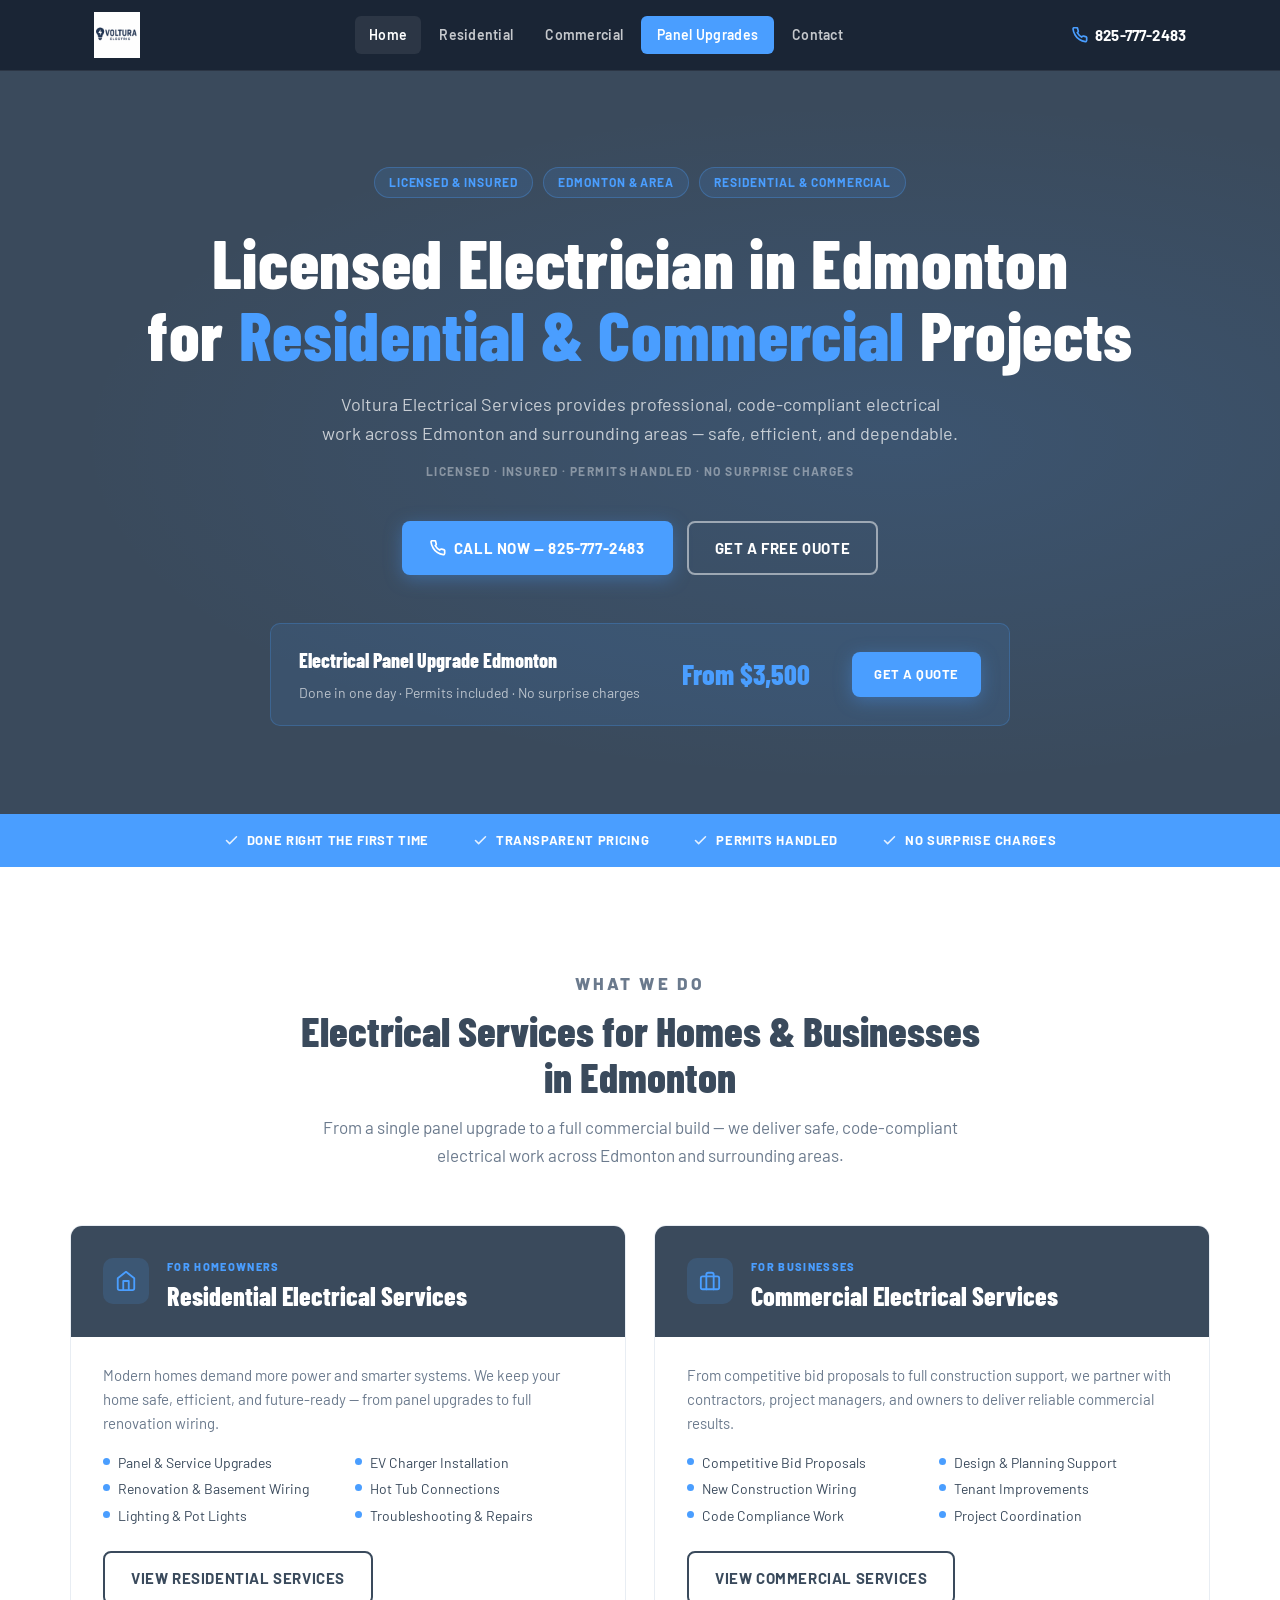
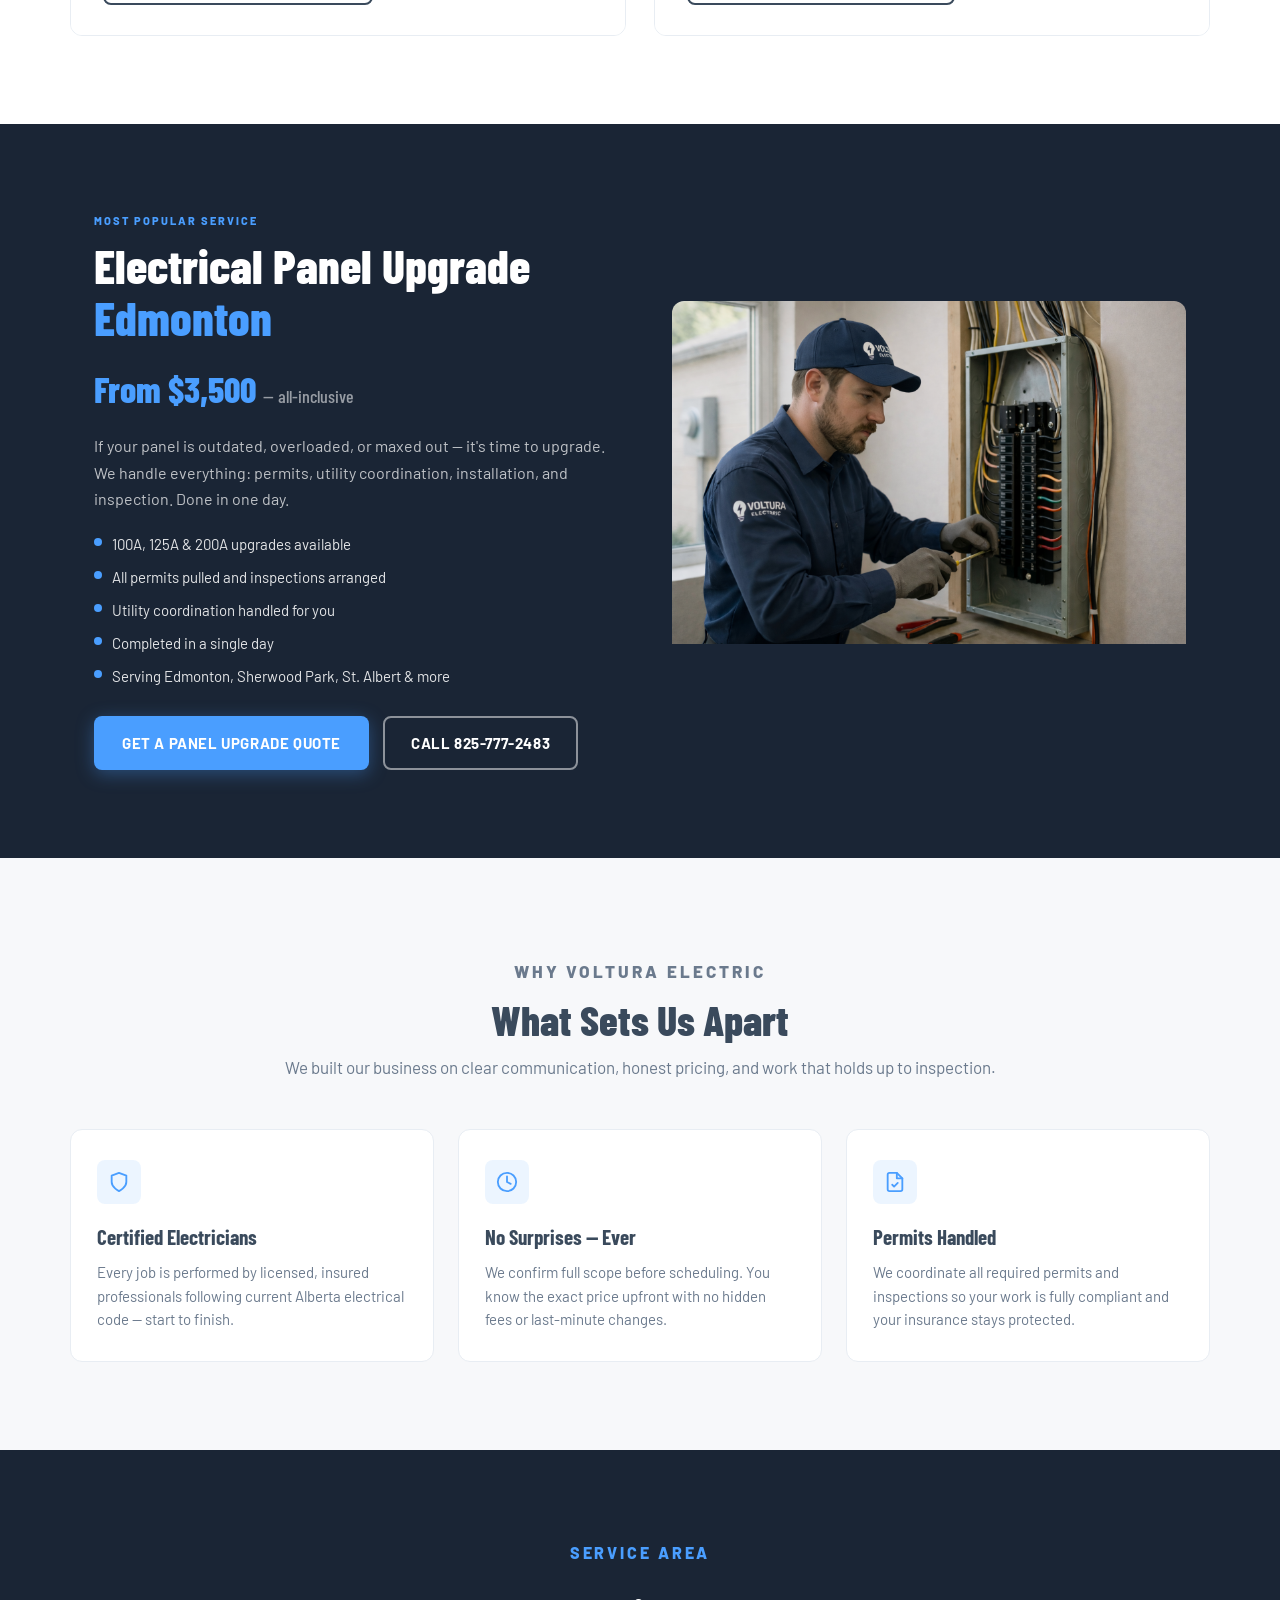
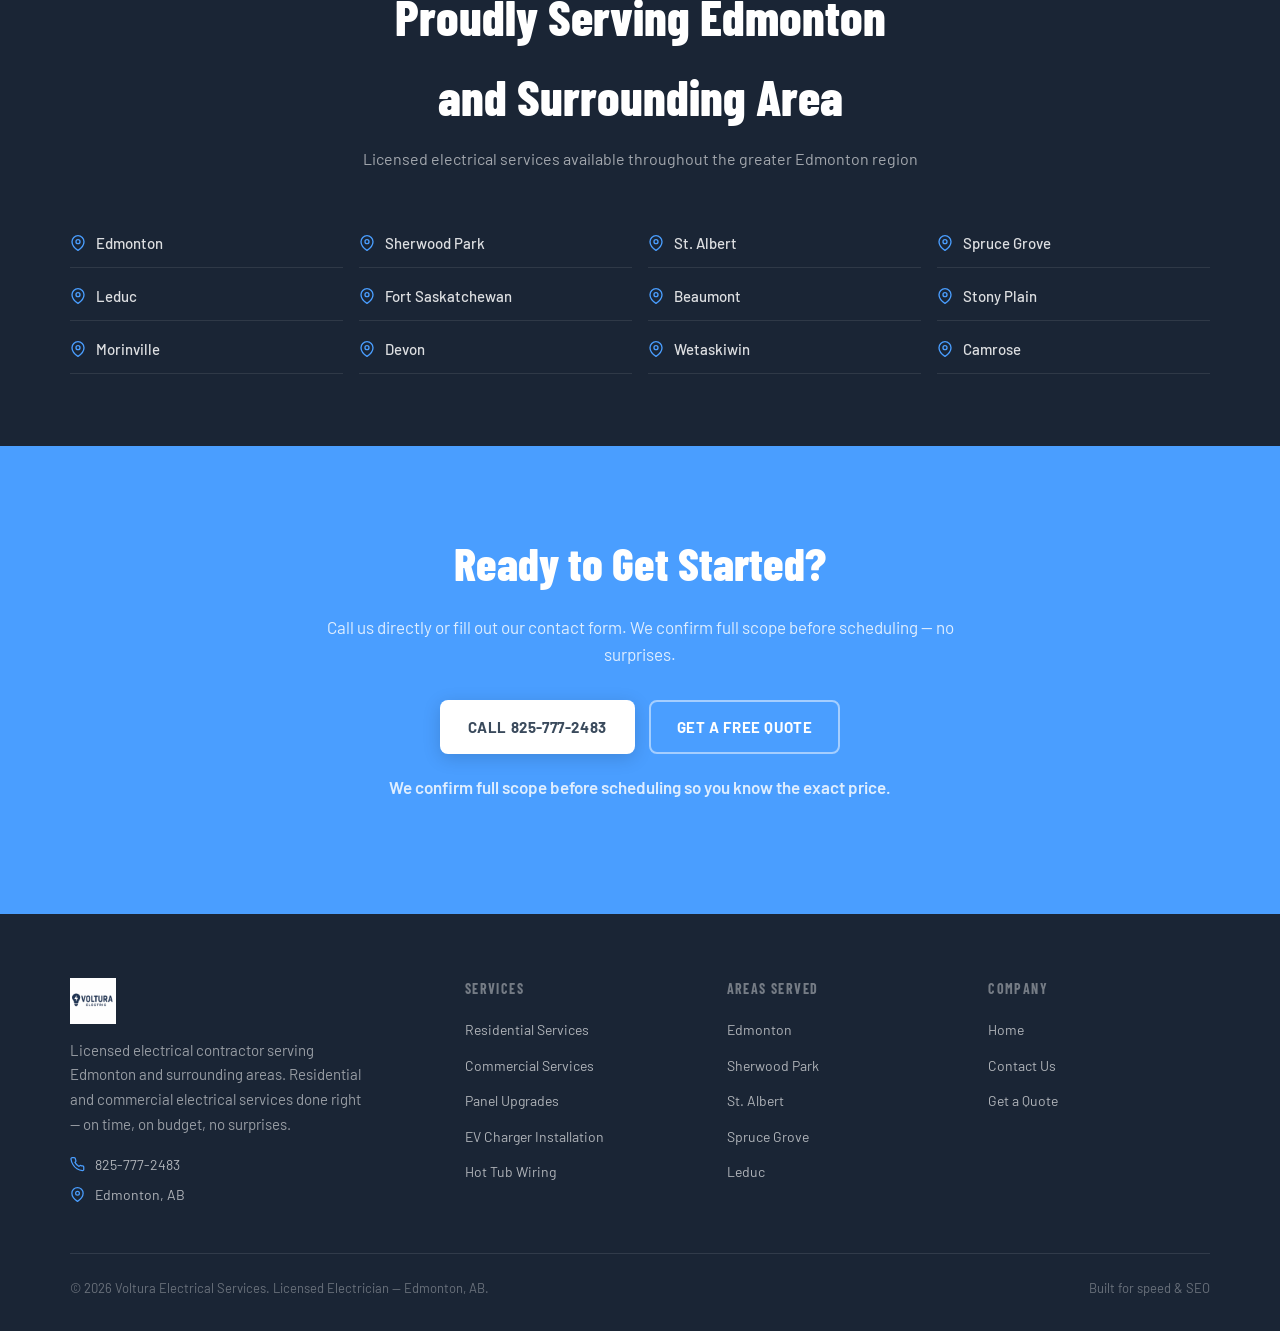
<file: index.html>
<!DOCTYPE html>

<html lang="en">

<head>

  <meta charset="UTF-8">
  <link rel="icon" href="/favicon.ico" sizes="any">
  <link rel="icon" type="image/png" sizes="32x32" href="/images/favicon-32.png">
  <link rel="icon" type="image/png" sizes="16x16" href="/images/favicon-16.png">
  <link rel="apple-touch-icon" href="/images/favicon-apple.png">

  <meta name="viewport" content="width=device-width, initial-scale=1.0">

  <title>Electrician Edmonton | Licensed &amp; Trusted | Voltura Electrical Services</title>

  <meta name="description" content="Voltura Electrical Services — Edmonton's licensed electrician. Panel upgrades, EV chargers, renovation wiring &amp; more. Serving Edmonton, Sherwood Park, St. Albert &amp; surrounding areas. Free quotes.">

  <link rel="canonical" href="https://volturaelectricalservices.com/">

  <!-- Open Graph -->

  <meta property="og:title" content="Electrician Edmonton | Voltura Electrical Services">

  <meta property="og:description" content="Licensed electrician serving Edmonton and surrounding areas. Panel upgrades, EV chargers, residential &amp; commercial electrical. Free quotes.">

  <meta property="og:url" content="https://volturaelectricalservices.com/">

  <meta property="og:type" content="website">
  <meta property="og:image" content="https://volturaelectricalservices.com/images/og-image.png">
  <meta property="og:image:width" content="1200">
  <meta property="og:image:height" content="630">
  <meta name="twitter:card" content="summary_large_image">
  <meta name="twitter:image" content="https://volturaelectricalservices.com/images/og-image.png">

  <!-- Schema -->

  <script type="application/ld+json">

  {

    "@context": "https://schema.org",

    "@type": "Electrician",

    "name": "Voltura Electrical Services",

    "url": "https://volturaelectricalservices.com",

    "telephone": "+18257772483",

    "email": "admin@volturaelectricalservices.com",

    "address": {"@type": "PostalAddress", "addressLocality": "Edmonton", "addressRegion": "AB", "addressCountry": "CA"},

    "areaServed": ["Edmonton","Sherwood Park","St. Albert","Spruce Grove","Leduc","Fort Saskatchewan","Beaumont","Stony Plain"],

    "priceRange": "$$",

    "openingHours": "Mo-Fr 07:00-18:00",

    "description": "Licensed electrical contractor serving Edmonton and surrounding areas. Specializing in panel upgrades, EV charger installation, and residential electrical services."

  }

  </script>

  <script type="application/ld+json">
  {
    "@context": "https://schema.org",
    "@type": "BreadcrumbList",
    "itemListElement": [
      {"@type": "ListItem", "position": 1, "name": "Electrician Edmonton — Voltura Electrical Services", "item": "https://volturaelectricalservices.com/"}
    ]
  }
  </script>

  <link rel="preconnect" href="https://fonts.googleapis.com">

  <link rel="preconnect" href="https://fonts.gstatic.com" crossorigin>

  <link href="https://fonts.googleapis.com/css2?family=Barlow:wght@400;500;600;700&family=Barlow+Condensed:wght@600;700;800&display=swap" rel="stylesheet">

  <link rel="stylesheet" href="/css/style.css">

</head>

<body>



<!-- HEADER -->

<header class="site-header">

  <div class="header__inner">

    <a href="/" class="header__logo">
      <img src="/images/logo.png" alt="Voltura Electric" height="56" style="width:auto;display:block;">
    </a>

    <nav class="header__nav">

      <a href="/" class="active">Home</a>

      <a href="/residential-services/">Residential</a>

      <a href="/commercial-services/">Commercial</a>

      <a href="/panel-upgrade-edmonton/" class="nav--highlight">Panel Upgrades</a>

      <a href="/contact/">Contact</a>

    </nav>

    <div class="header__cta">

      <a href="tel:+18257772483" class="header__phone">

        <svg width="16" height="16" viewBox="0 0 24 24" fill="none" stroke="currentColor" stroke-width="2.5" stroke-linecap="round" stroke-linejoin="round"><path d="M22 16.92v3a2 2 0 0 1-2.18 2 19.79 19.79 0 0 1-8.63-3.07A19.5 19.5 0 0 1 4.69 12 19.79 19.79 0 0 1 1.61 3.4 2 2 0 0 1 3.59 1h3a2 2 0 0 1 2 1.72c.127.96.361 1.903.7 2.81a2 2 0 0 1-.45 2.11L7.91 8.56a16 16 0 0 0 6.53 6.53l.97-.97a2 2 0 0 1 2.11-.45c.907.339 1.85.573 2.81.7A2 2 0 0 1 22 16.92z"/></svg>

        825-777-2483

      </a>

    </div>

    <button class="header__burger" id="burger" aria-label="Open menu">

      <svg width="24" height="24" viewBox="0 0 24 24" fill="none" stroke="currentColor" stroke-width="2.5" stroke-linecap="round"><line x1="3" y1="6" x2="21" y2="6"/><line x1="3" y1="12" x2="21" y2="12"/><line x1="3" y1="18" x2="21" y2="18"/></svg>

    </button>

  </div>

  <nav class="mobile-nav" id="mobile-nav">

    <a href="/">Home</a>

    <a href="/residential-services/">Residential Services</a>

    <a href="/commercial-services/">Commercial Services</a>

    <a href="/contact/">Contact</a>

    <a href="/panel-upgrade-edmonton/" class="nav--highlight">Panel Upgrades — Starting at $3,500</a>

  </nav>

</header>



<!-- HERO -->

<section class="hero">

  <div class="hero__inner wrap">

    <div class="hero__badges">

      <span class="hero__badge">Licensed &amp; Insured</span>

      <span class="hero__badge">Edmonton &amp; Area</span>

      <span class="hero__badge">Residential &amp; Commercial</span>

    </div>

    <h1>Licensed Electrician in Edmonton<br>for <em>Residential &amp; Commercial</em> Projects</h1>

    <p class="hero__sub">Voltura Electrical Services provides professional, code-compliant electrical work across Edmonton and surrounding areas — safe, efficient, and dependable.</p>

    <p class="hero__tagline">Licensed · Insured · Permits Handled · No Surprise Charges</p>

    <div class="hero__ctas">

      <a href="tel:+18257772483" class="btn btn--blue">

        <svg width="16" height="16" viewBox="0 0 24 24" fill="none" stroke="currentColor" stroke-width="2.5" stroke-linecap="round" stroke-linejoin="round"><path d="M22 16.92v3a2 2 0 0 1-2.18 2 19.79 19.79 0 0 1-8.63-3.07A19.5 19.5 0 0 1 4.69 12 19.79 19.79 0 0 1 1.61 3.4 2 2 0 0 1 3.59 1h3a2 2 0 0 1 2 1.72c.127.96.361 1.903.7 2.81a2 2 0 0 1-.45 2.11L7.91 8.56a16 16 0 0 0 6.53 6.53l.97-.97a2 2 0 0 1 2.11-.45c.907.339 1.85.573 2.81.7A2 2 0 0 1 22 16.92z"/></svg>

        Call Now — 825-777-2483

      </a>

      <a href="/contact/" class="btn btn--outline">Get a Free Quote</a>

    </div>

    <!-- Panel Upgrade Feature Strip -->

    <div class="hero__panel-strip">

      <div class="hero__panel-strip-text">

        <strong>Electrical Panel Upgrade Edmonton</strong>

        <span>Done in one day · Permits included · No surprise charges</span>

      </div>

      <span class="hero__panel-price">From $3,500</span>

      <a href="/panel-upgrade-edmonton/" class="btn btn--blue" style="font-size:13px;padding:10px 20px;">Get a Quote</a>

    </div>

  </div>

</section>



<!-- TRUST BAR -->

<div class="trust-bar">

  <div class="trust-bar__inner">

    <div class="trust-bar__item">

      <svg width="15" height="15" viewBox="0 0 24 24" fill="none" stroke="currentColor" stroke-width="2.5" stroke-linecap="round" stroke-linejoin="round"><polyline points="20 6 9 17 4 12"/></svg>

      Done Right the First Time

    </div>

    <div class="trust-bar__item">

      <svg width="15" height="15" viewBox="0 0 24 24" fill="none" stroke="currentColor" stroke-width="2.5" stroke-linecap="round" stroke-linejoin="round"><polyline points="20 6 9 17 4 12"/></svg>

      Transparent Pricing

    </div>

    <div class="trust-bar__item">

      <svg width="15" height="15" viewBox="0 0 24 24" fill="none" stroke="currentColor" stroke-width="2.5" stroke-linecap="round" stroke-linejoin="round"><polyline points="20 6 9 17 4 12"/></svg>

      Permits Handled

    </div>

    <div class="trust-bar__item">

      <svg width="15" height="15" viewBox="0 0 24 24" fill="none" stroke="currentColor" stroke-width="2.5" stroke-linecap="round" stroke-linejoin="round"><polyline points="20 6 9 17 4 12"/></svg>

      No Surprise Charges

    </div>

  </div>

</div>



<!-- SERVICES OVERVIEW -->

<section class="services-overview">

  <div class="services-overview__intro">

    <p class="section-label">What We Do</p>

    <h2 class="section-title">Electrical Services for Homes &amp; Businesses in Edmonton</h2>

    <p>From a single panel upgrade to a full commercial build — we deliver safe, code-compliant electrical work across Edmonton and surrounding areas.</p>

  </div>

  <div class="services-grid">

    <!-- Residential -->

    <div class="service-card">

      <div class="service-card__header">

        <div class="service-card__icon">

          <svg viewBox="0 0 24 24" fill="none" stroke="currentColor" stroke-width="2" stroke-linecap="round" stroke-linejoin="round"><path d="M3 9l9-7 9 7v11a2 2 0 0 1-2 2H5a2 2 0 0 1-2-2z"/><polyline points="9 22 9 12 15 12 15 22"/></svg>

        </div>

        <div>

          <p class="service-card__eyebrow">For Homeowners</p>

          <h3 class="service-card__title">Residential Electrical Services</h3>

        </div>

      </div>

      <div class="service-card__body">

        <p class="service-card__desc">Modern homes demand more power and smarter systems. We keep your home safe, efficient, and future-ready — from panel upgrades to full renovation wiring.</p>

        <ul class="service-card__list">

          <li>Panel &amp; Service Upgrades</li>

          <li>EV Charger Installation</li>

          <li>Renovation &amp; Basement Wiring</li>

          <li>Hot Tub Connections</li>

          <li>Lighting &amp; Pot Lights</li>

          <li>Troubleshooting &amp; Repairs</li>

        </ul>

        <a href="/residential-services/" class="btn btn--outline-navy">View Residential Services</a>

      </div>

    </div>

    <!-- Commercial -->

    <div class="service-card">

      <div class="service-card__header">

        <div class="service-card__icon">

          <svg viewBox="0 0 24 24" fill="none" stroke="currentColor" stroke-width="2" stroke-linecap="round" stroke-linejoin="round"><rect x="2" y="7" width="20" height="14" rx="2"/><path d="M16 21V5a2 2 0 0 0-2-2h-4a2 2 0 0 0-2 2v16"/></svg>

        </div>

        <div>

          <p class="service-card__eyebrow">For Businesses</p>

          <h3 class="service-card__title">Commercial Electrical Services</h3>

        </div>

      </div>

      <div class="service-card__body">

        <p class="service-card__desc">From competitive bid proposals to full construction support, we partner with contractors, project managers, and owners to deliver reliable commercial results.</p>

        <ul class="service-card__list">

          <li>Competitive Bid Proposals</li>

          <li>Design &amp; Planning Support</li>

          <li>New Construction Wiring</li>

          <li>Tenant Improvements</li>

          <li>Code Compliance Work</li>

          <li>Project Coordination</li>

        </ul>

        <a href="/commercial-services/" class="btn btn--outline-navy">View Commercial Services</a>

      </div>

    </div>

  </div>

</section>



<!-- PANEL UPGRADE FEATURE -->

<section class="panel-feature">

  <div class="panel-feature__inner wrap">

    <div class="panel-feature__content">

      <p class="section-label">Most Popular Service</p>

      <h2 class="panel-feature__title">Electrical Panel Upgrade<br><em>Edmonton</em></h2>

      <p class="panel-feature__price">From $3,500 <span>— all-inclusive</span></p>

      <p class="panel-feature__desc">If your panel is outdated, overloaded, or maxed out — it's time to upgrade. We handle everything: permits, utility coordination, installation, and inspection. Done in one day.</p>

      <ul class="panel-feature__list">

        <li>100A, 125A &amp; 200A upgrades available</li>

        <li>All permits pulled and inspections arranged</li>

        <li>Utility coordination handled for you</li>

        <li>Completed in a single day</li>

        <li>Serving Edmonton, Sherwood Park, St. Albert &amp; more</li>

      </ul>

      <div style="display:flex;gap:14px;flex-wrap:wrap;">

        <a href="/panel-upgrade-edmonton/" class="btn btn--blue">Get a Panel Upgrade Quote</a>

        <a href="tel:+18257772483" class="btn btn--outline">Call 825-777-2483</a>

      </div>

    </div>

    <div class="panel-feature__img">

      <img src="/images/panel-upgrade-2.png" alt="Voltura electrician performing panel upgrade in Edmonton" width="560" height="420" loading="lazy">

    </div>

  </div>

</section>



<!-- WHY VOLTURA -->

<section class="why">

  <div class="why__inner">

    <div class="why__header">

      <p class="section-label">Why Voltura Electric</p>

      <h2 class="section-title">What Sets Us Apart</h2>

      <p>We built our business on clear communication, honest pricing, and work that holds up to inspection.</p>

    </div>

    <div class="why__grid">

      <div class="why__card">

        <div class="why__card-icon">

          <svg viewBox="0 0 24 24" fill="none" stroke="currentColor" stroke-width="2" stroke-linecap="round" stroke-linejoin="round"><path d="M12 22s8-4 8-10V5l-8-3-8 3v7c0 6 8 10 8 10z"/></svg>

        </div>

        <h3>Certified Electricians</h3>

        <p>Every job is performed by licensed, insured professionals following current Alberta electrical code — start to finish.</p>

      </div>

      <div class="why__card">

        <div class="why__card-icon">

          <svg viewBox="0 0 24 24" fill="none" stroke="currentColor" stroke-width="2" stroke-linecap="round" stroke-linejoin="round"><circle cx="12" cy="12" r="10"/><polyline points="12 6 12 12 16 14"/></svg>

        </div>

        <h3>No Surprises — Ever</h3>

        <p>We confirm full scope before scheduling. You know the exact price upfront with no hidden fees or last-minute changes.</p>

      </div>

      <div class="why__card">

        <div class="why__card-icon">

          <svg viewBox="0 0 24 24" fill="none" stroke="currentColor" stroke-width="2" stroke-linecap="round" stroke-linejoin="round"><path d="M14 2H6a2 2 0 0 0-2 2v16a2 2 0 0 0 2 2h12a2 2 0 0 0 2-2V8z"/><polyline points="14 2 14 8 20 8"/><polyline points="9 15 11 17 15 13"/></svg>

        </div>

        <h3>Permits Handled</h3>

        <p>We coordinate all required permits and inspections so your work is fully compliant and your insurance stays protected.</p>

      </div>

    </div>

  </div>

</section>



<!-- SERVICE AREAS -->

<section class="areas">

  <div class="areas__inner">

    <div class="areas__header">

      <p class="section-label">Service Area</p>

      <h2>Proudly Serving Edmonton<br>and Surrounding Area</h2>

      <p>Licensed electrical services available throughout the greater Edmonton region</p>

    </div>

    <div class="areas__grid">

      <div class="areas__item"><svg viewBox="0 0 24 24" fill="none" stroke="currentColor" stroke-width="2" stroke-linecap="round" stroke-linejoin="round"><path d="M21 10c0 7-9 13-9 13s-9-6-9-13a9 9 0 0 1 18 0z"/><circle cx="12" cy="10" r="3"/></svg>Edmonton</div>

      <div class="areas__item"><svg viewBox="0 0 24 24" fill="none" stroke="currentColor" stroke-width="2" stroke-linecap="round" stroke-linejoin="round"><path d="M21 10c0 7-9 13-9 13s-9-6-9-13a9 9 0 0 1 18 0z"/><circle cx="12" cy="10" r="3"/></svg>Sherwood Park</div>

      <div class="areas__item"><svg viewBox="0 0 24 24" fill="none" stroke="currentColor" stroke-width="2" stroke-linecap="round" stroke-linejoin="round"><path d="M21 10c0 7-9 13-9 13s-9-6-9-13a9 9 0 0 1 18 0z"/><circle cx="12" cy="10" r="3"/></svg>St. Albert</div>

      <div class="areas__item"><svg viewBox="0 0 24 24" fill="none" stroke="currentColor" stroke-width="2" stroke-linecap="round" stroke-linejoin="round"><path d="M21 10c0 7-9 13-9 13s-9-6-9-13a9 9 0 0 1 18 0z"/><circle cx="12" cy="10" r="3"/></svg>Spruce Grove</div>

      <div class="areas__item"><svg viewBox="0 0 24 24" fill="none" stroke="currentColor" stroke-width="2" stroke-linecap="round" stroke-linejoin="round"><path d="M21 10c0 7-9 13-9 13s-9-6-9-13a9 9 0 0 1 18 0z"/><circle cx="12" cy="10" r="3"/></svg>Leduc</div>

      <div class="areas__item"><svg viewBox="0 0 24 24" fill="none" stroke="currentColor" stroke-width="2" stroke-linecap="round" stroke-linejoin="round"><path d="M21 10c0 7-9 13-9 13s-9-6-9-13a9 9 0 0 1 18 0z"/><circle cx="12" cy="10" r="3"/></svg>Fort Saskatchewan</div>

      <div class="areas__item"><svg viewBox="0 0 24 24" fill="none" stroke="currentColor" stroke-width="2" stroke-linecap="round" stroke-linejoin="round"><path d="M21 10c0 7-9 13-9 13s-9-6-9-13a9 9 0 0 1 18 0z"/><circle cx="12" cy="10" r="3"/></svg>Beaumont</div>

      <div class="areas__item"><svg viewBox="0 0 24 24" fill="none" stroke="currentColor" stroke-width="2" stroke-linecap="round" stroke-linejoin="round"><path d="M21 10c0 7-9 13-9 13s-9-6-9-13a9 9 0 0 1 18 0z"/><circle cx="12" cy="10" r="3"/></svg>Stony Plain</div>

      <div class="areas__item"><svg viewBox="0 0 24 24" fill="none" stroke="currentColor" stroke-width="2" stroke-linecap="round" stroke-linejoin="round"><path d="M21 10c0 7-9 13-9 13s-9-6-9-13a9 9 0 0 1 18 0z"/><circle cx="12" cy="10" r="3"/></svg>Morinville</div>

      <div class="areas__item"><svg viewBox="0 0 24 24" fill="none" stroke="currentColor" stroke-width="2" stroke-linecap="round" stroke-linejoin="round"><path d="M21 10c0 7-9 13-9 13s-9-6-9-13a9 9 0 0 1 18 0z"/><circle cx="12" cy="10" r="3"/></svg>Devon</div>

      <div class="areas__item"><svg viewBox="0 0 24 24" fill="none" stroke="currentColor" stroke-width="2" stroke-linecap="round" stroke-linejoin="round"><path d="M21 10c0 7-9 13-9 13s-9-6-9-13a9 9 0 0 1 18 0z"/><circle cx="12" cy="10" r="3"/></svg>Wetaskiwin</div>

      <div class="areas__item"><svg viewBox="0 0 24 24" fill="none" stroke="currentColor" stroke-width="2" stroke-linecap="round" stroke-linejoin="round"><path d="M21 10c0 7-9 13-9 13s-9-6-9-13a9 9 0 0 1 18 0z"/><circle cx="12" cy="10" r="3"/></svg>Camrose</div>

    </div>

  </div>

</section>



<!-- CTA BAND -->

<section class="cta-band">

  <div class="cta-band__inner">

    <h2>Ready to Get Started?</h2>

    <p>Call us directly or fill out our contact form. We confirm full scope before scheduling — no surprises.</p>

    <div class="cta-band__btns">

      <a href="tel:+18257772483" class="btn btn--white">Call 825-777-2483</a>

      <a href="/contact/" class="btn btn--outline">Get a Free Quote</a>

    </div>

    <p class="cta-band__note">We confirm full scope before scheduling so you know the exact price.</p>

  </div>

</section>



<!-- FOOTER -->

<footer class="site-footer">

  <div class="footer__inner">

    <div class="footer__grid">

      <div class="footer__brand">

        <a href="/" class="header__logo" style="margin-bottom:0">
          <img src="/images/logo.png" alt="Voltura Electric" height="56" style="width:auto;display:block;">
        </a>

        <p>Licensed electrical contractor serving Edmonton and surrounding areas. Residential and commercial electrical services done right — on time, on budget, no surprises.</p>

        <div class="footer__nap">

          <div class="footer__nap-item"><svg width="15" height="15" viewBox="0 0 24 24" fill="none" stroke="currentColor" stroke-width="2" stroke-linecap="round" stroke-linejoin="round"><path d="M22 16.92v3a2 2 0 0 1-2.18 2 19.79 19.79 0 0 1-8.63-3.07A19.5 19.5 0 0 1 4.69 12 19.79 19.79 0 0 1 1.61 3.4 2 2 0 0 1 3.59 1h3a2 2 0 0 1 2 1.72c.127.96.361 1.903.7 2.81a2 2 0 0 1-.45 2.11L7.91 8.56a16 16 0 0 0 6.53 6.53l.97-.97a2 2 0 0 1 2.11-.45c.907.339 1.85.573 2.81.7A2 2 0 0 1 22 16.92z"/></svg><a href="tel:+18257772483">825-777-2483</a></div>

          <div class="footer__nap-item"><svg width="15" height="15" viewBox="0 0 24 24" fill="none" stroke="currentColor" stroke-width="2" stroke-linecap="round" stroke-linejoin="round"><path d="M21 10c0 7-9 13-9 13s-9-6-9-13a9 9 0 0 1 18 0z"/><circle cx="12" cy="10" r="3"/></svg>Edmonton, AB</div>

        </div>

      </div>

      <div class="footer__col">

        <h4>Services</h4>

        <ul>

          <li><a href="/residential-services/">Residential Services</a></li>

          <li><a href="/commercial-services/">Commercial Services</a></li>

          <li><a href="/panel-upgrade-edmonton/">Panel Upgrades</a></li>

          <li><a href="/residential-services/#ev-charger">EV Charger Installation</a></li>

          <li><a href="/residential-services/#hot-tub">Hot Tub Wiring</a></li>

        </ul>

      </div>

      <div class="footer__col">

        <h4>Areas Served</h4>

        <ul>

          <li><a href="/panel-upgrade-edmonton/">Edmonton</a></li>

          <li><a href="/panel-upgrade-edmonton/">Sherwood Park</a></li>

          <li><a href="/panel-upgrade-edmonton/">St. Albert</a></li>

          <li><a href="/panel-upgrade-edmonton/">Spruce Grove</a></li>

          <li><a href="/panel-upgrade-edmonton/">Leduc</a></li>

        </ul>

      </div>

      <div class="footer__col">

        <h4>Company</h4>

        <ul>

          <li><a href="/">Home</a></li>

          <li><a href="/contact/">Contact Us</a></li>

          <li><a href="/panel-upgrade-edmonton/">Get a Quote</a></li>

        </ul>

      </div>

    </div>

    <div class="footer__bottom">

      <p>&copy; 2026 Voltura Electrical Services. Licensed Electrician — Edmonton, AB.</p>

      <p>Built for speed &amp; SEO</p>

    </div>

  </div>

</footer>



<script src="/js/nav.js"></script>

</body>

</html>
</file>
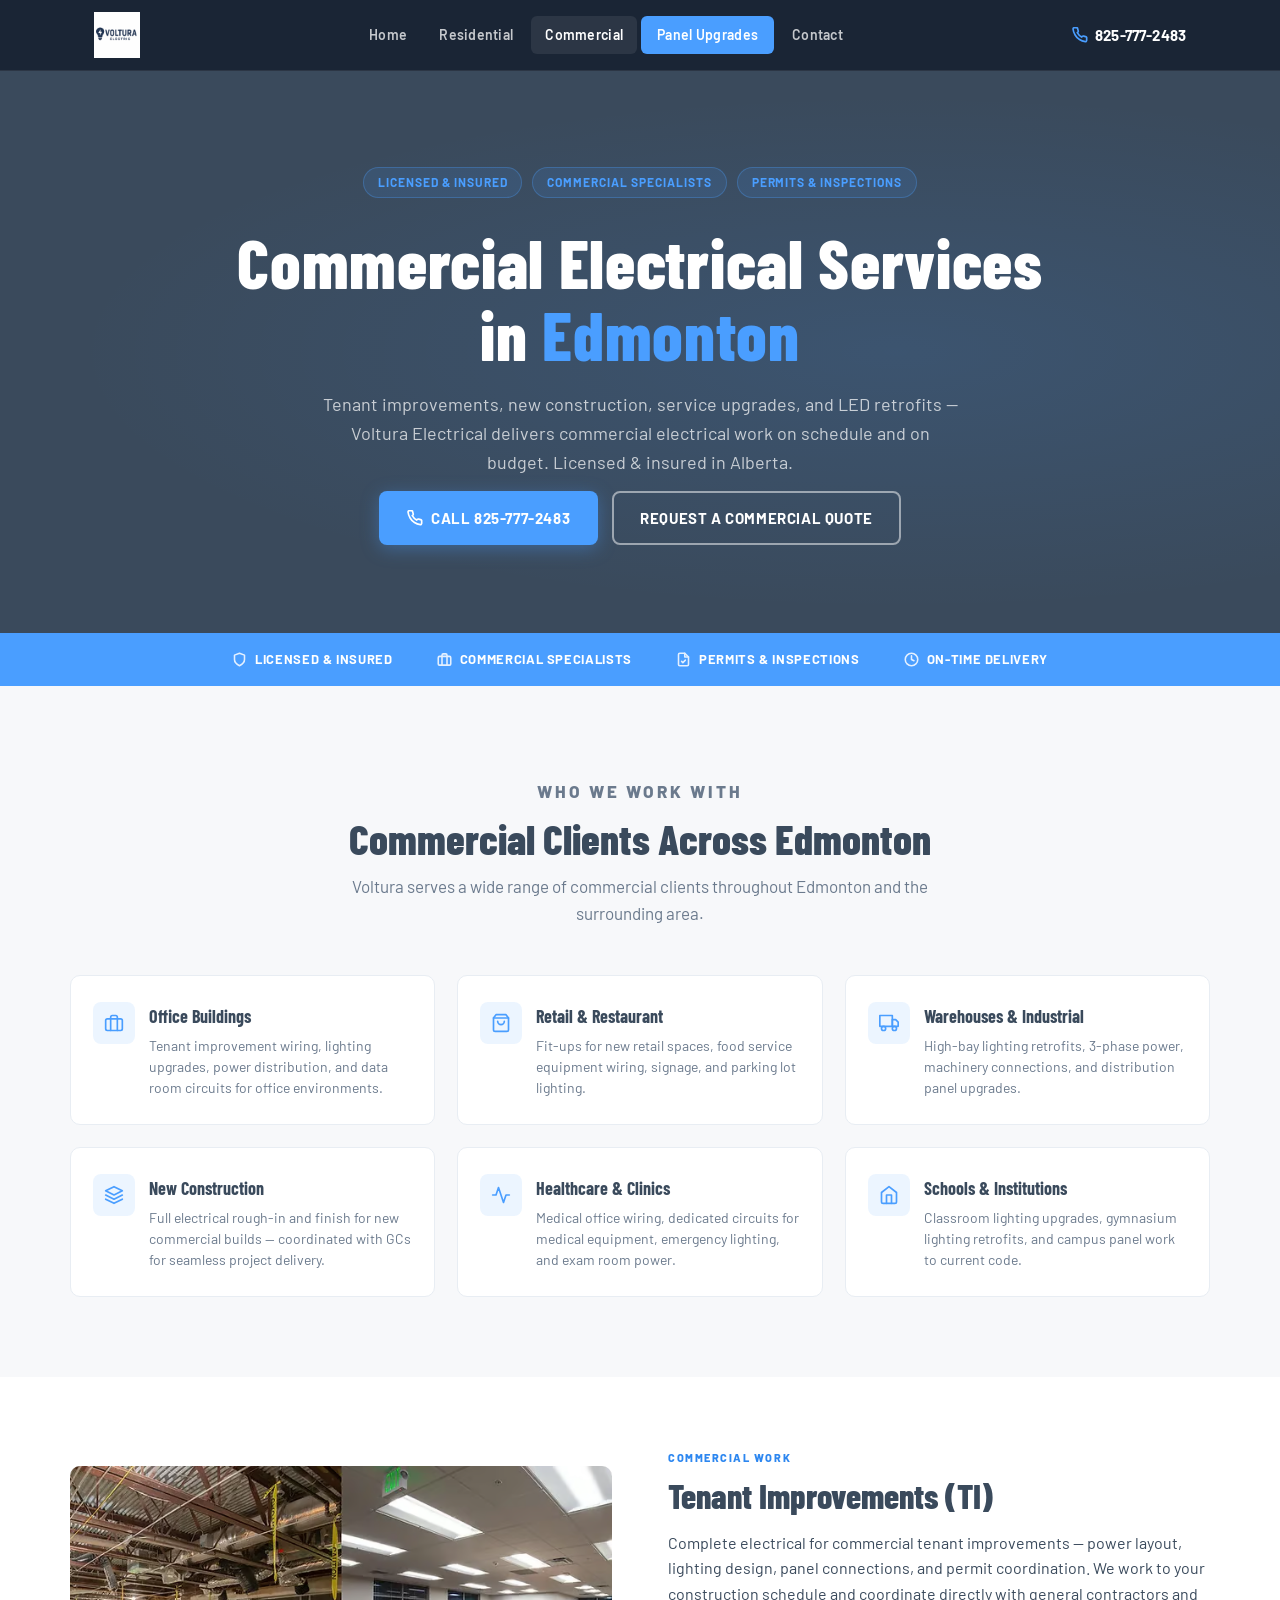
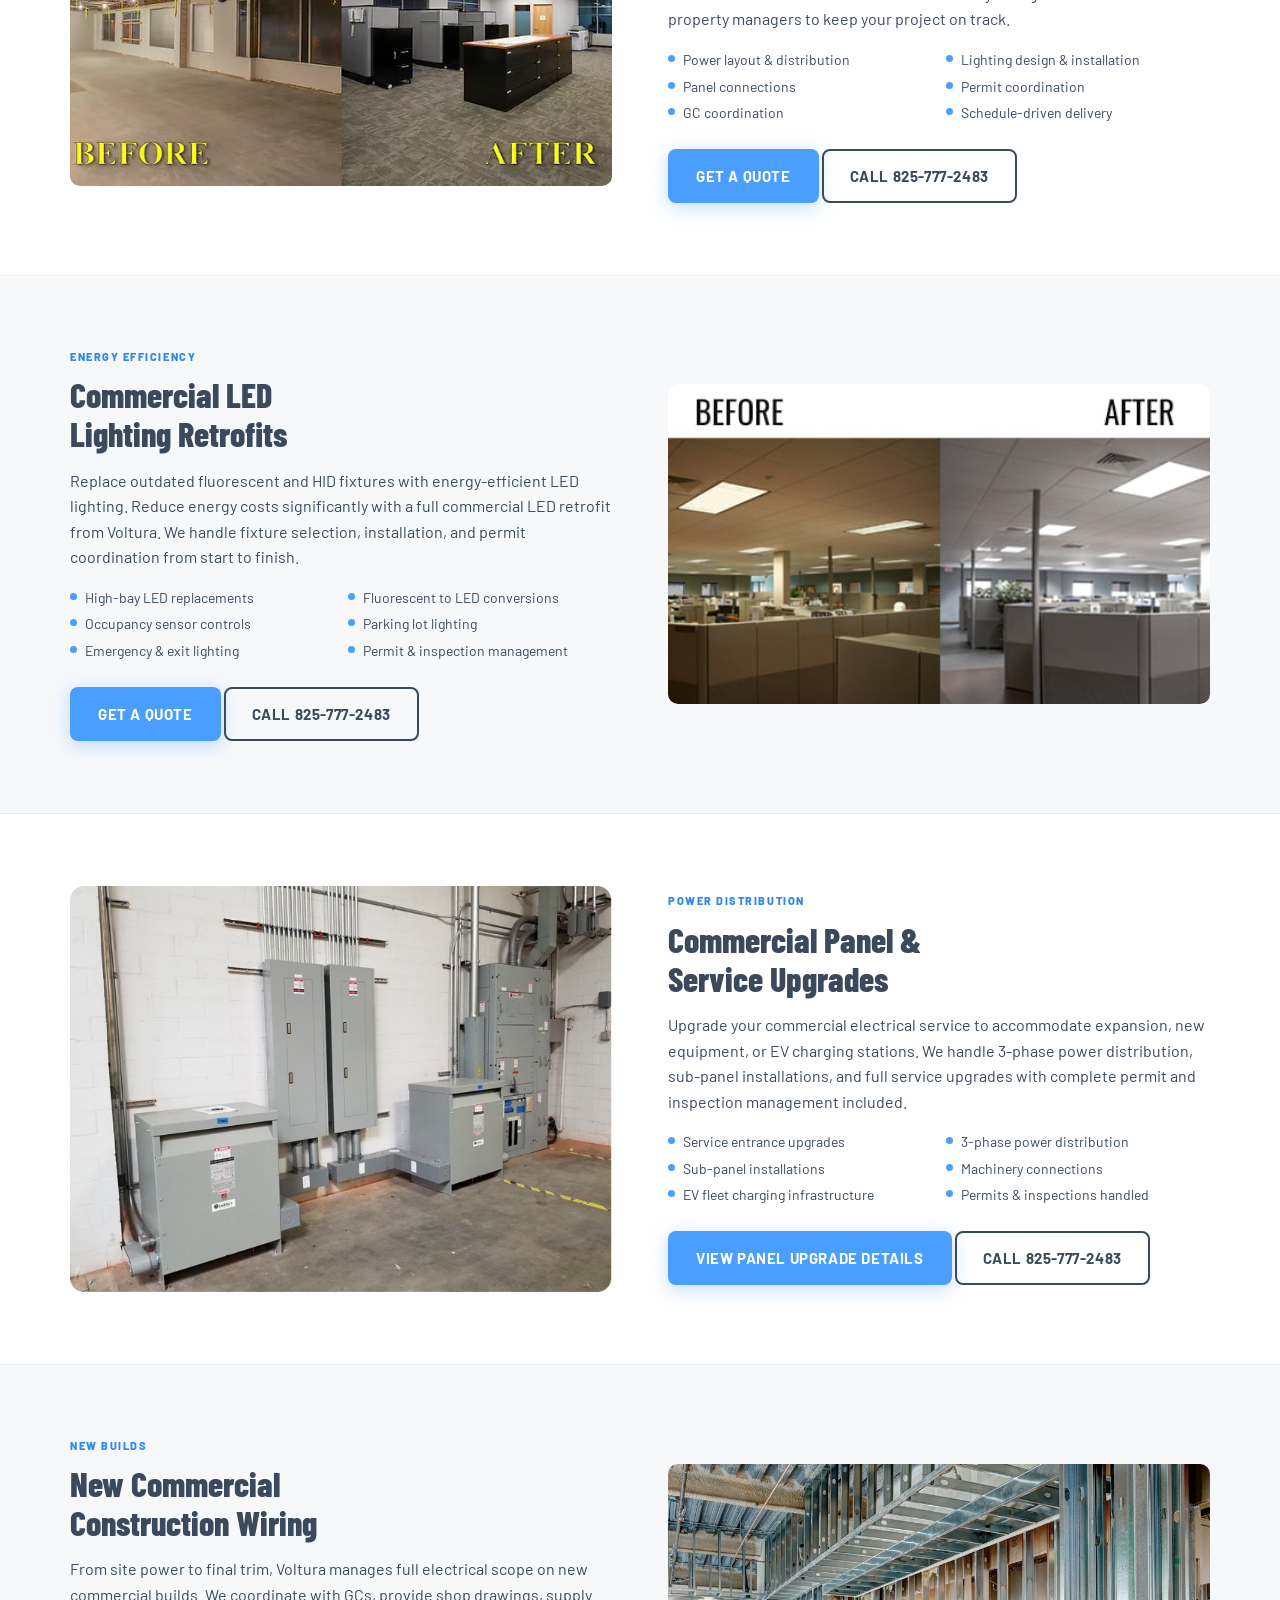
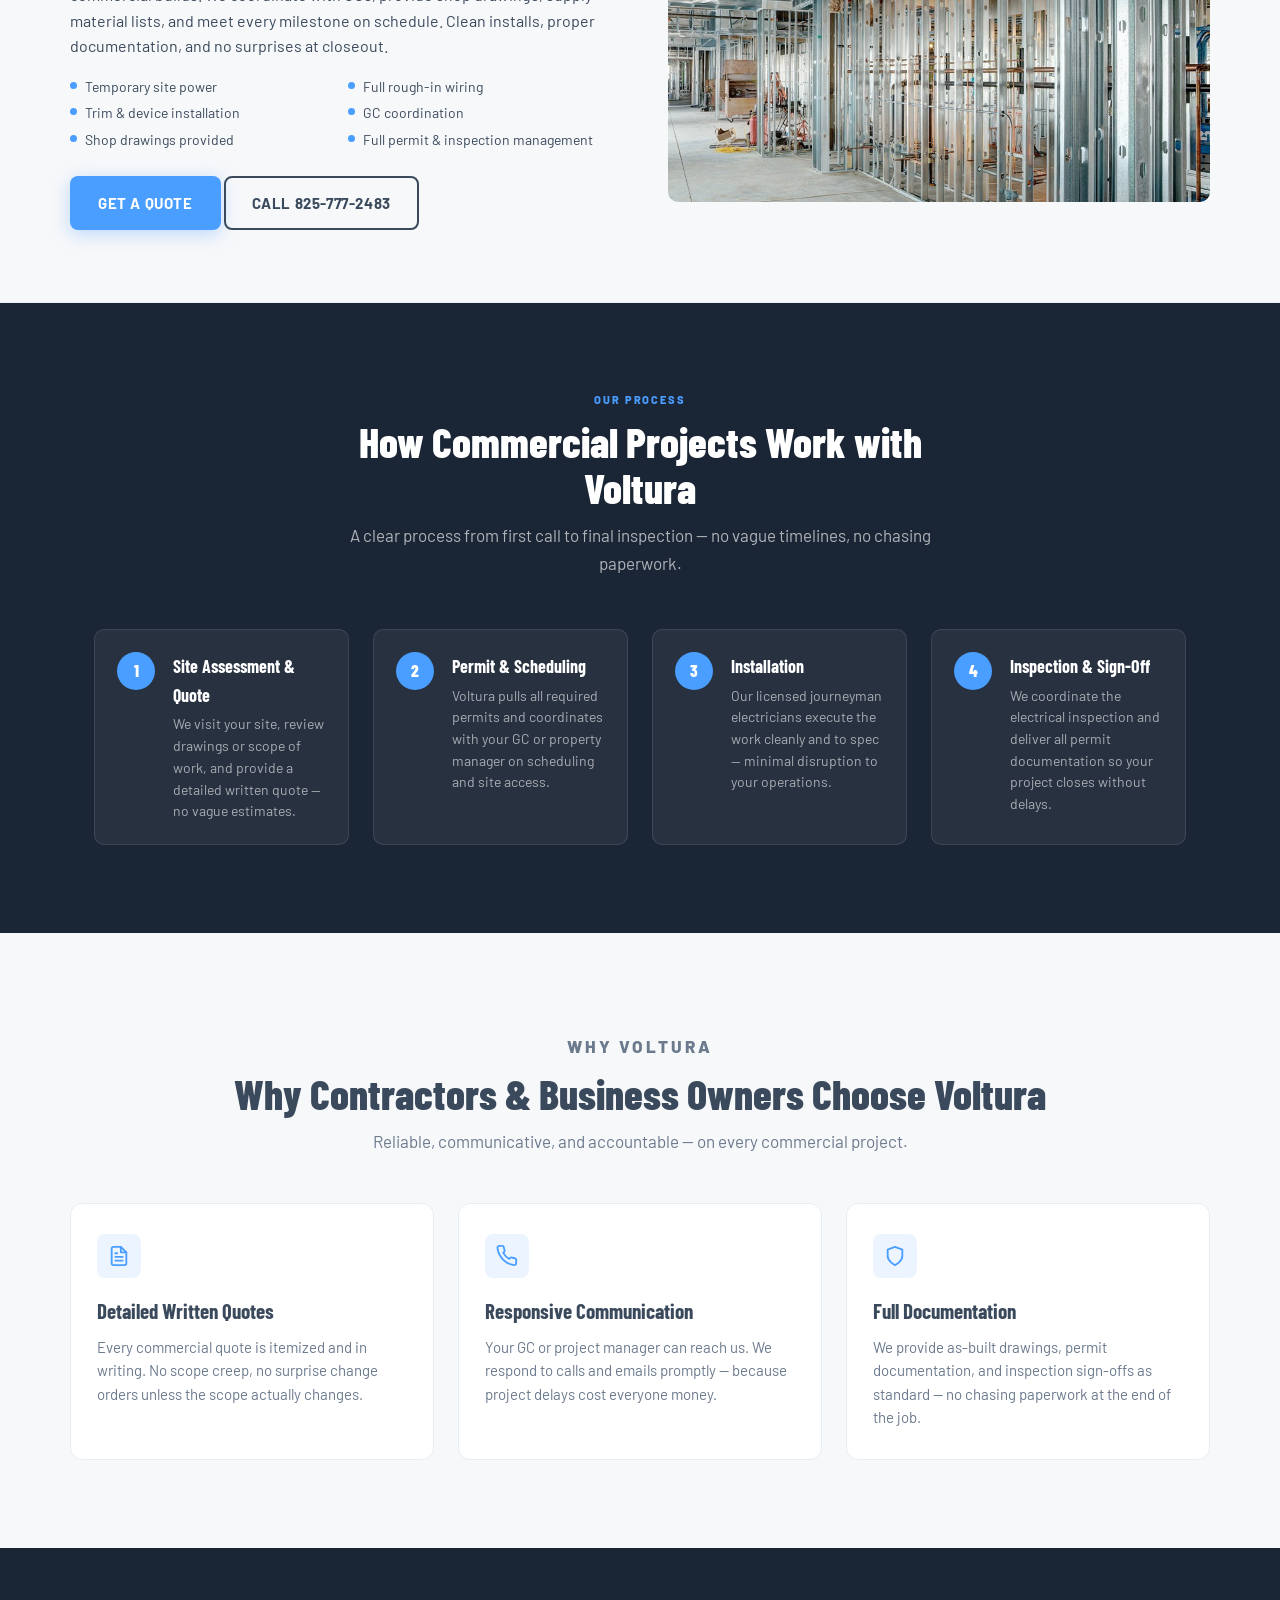
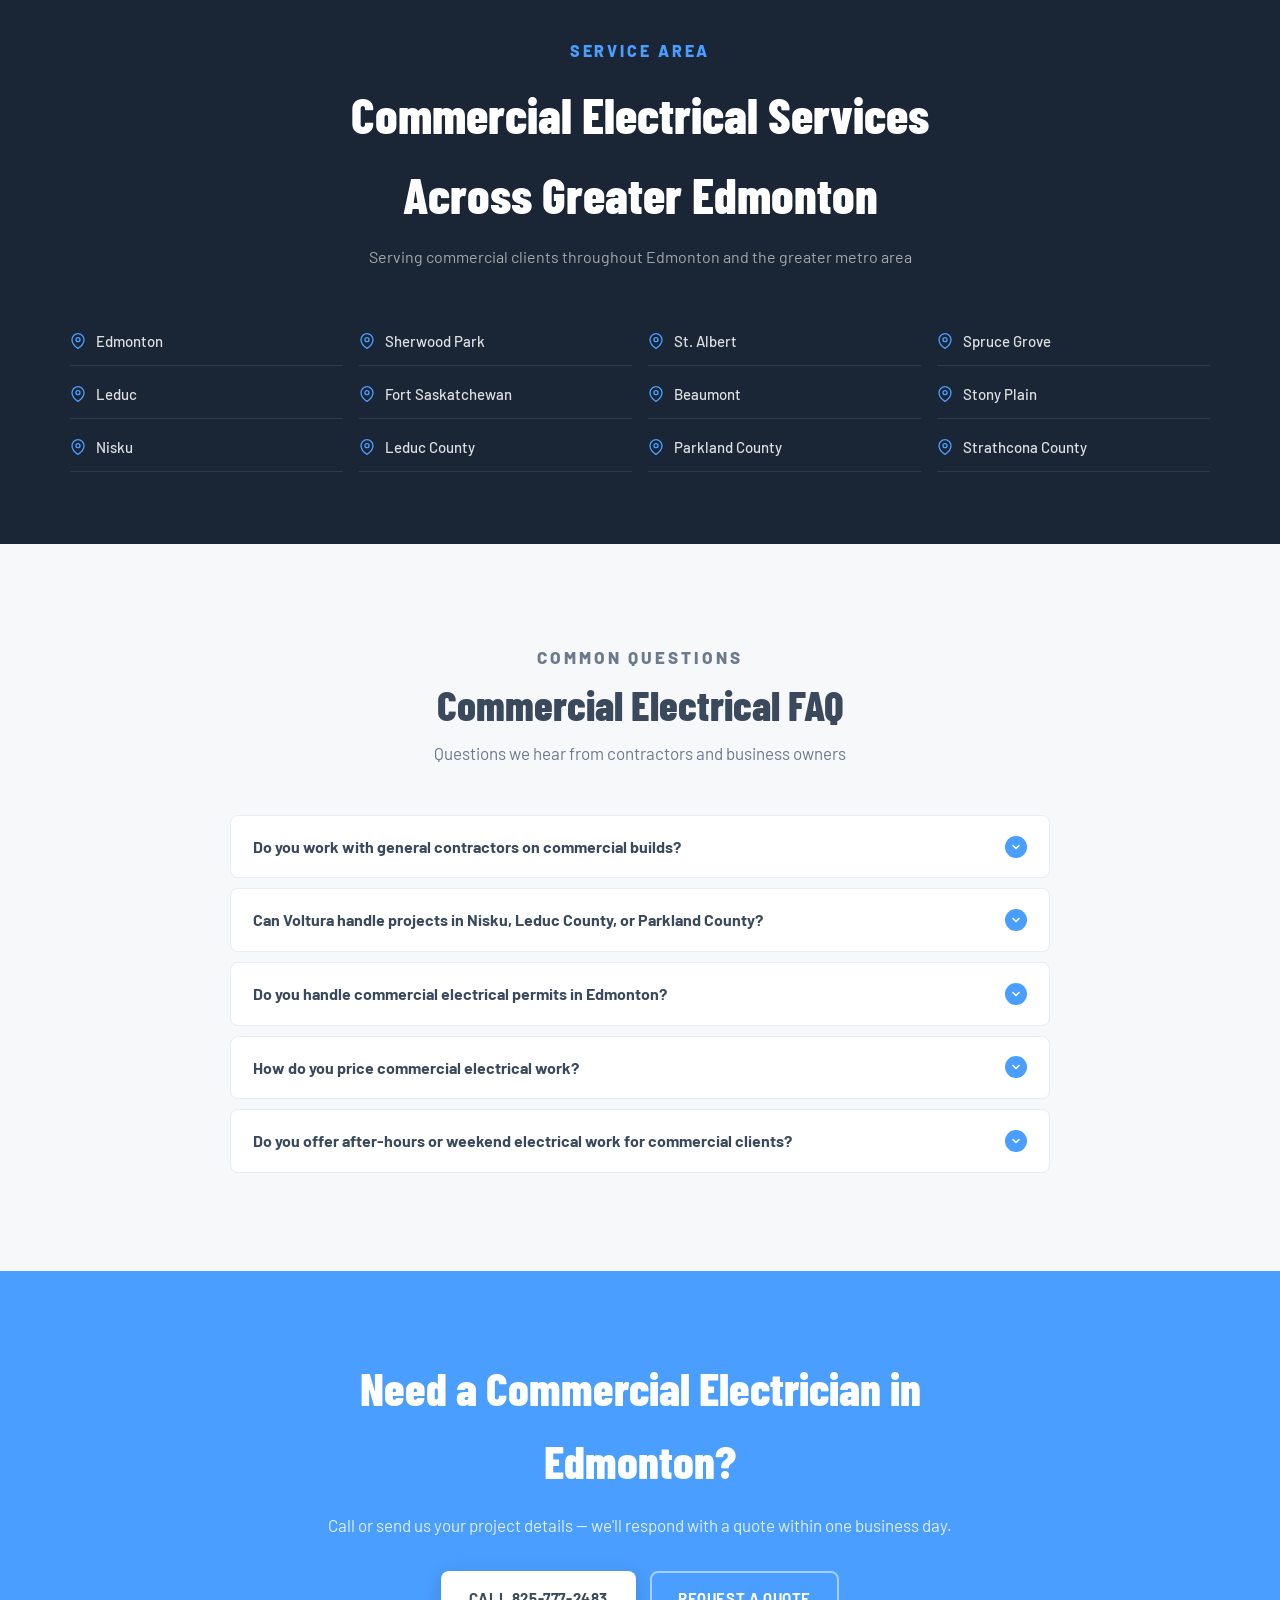
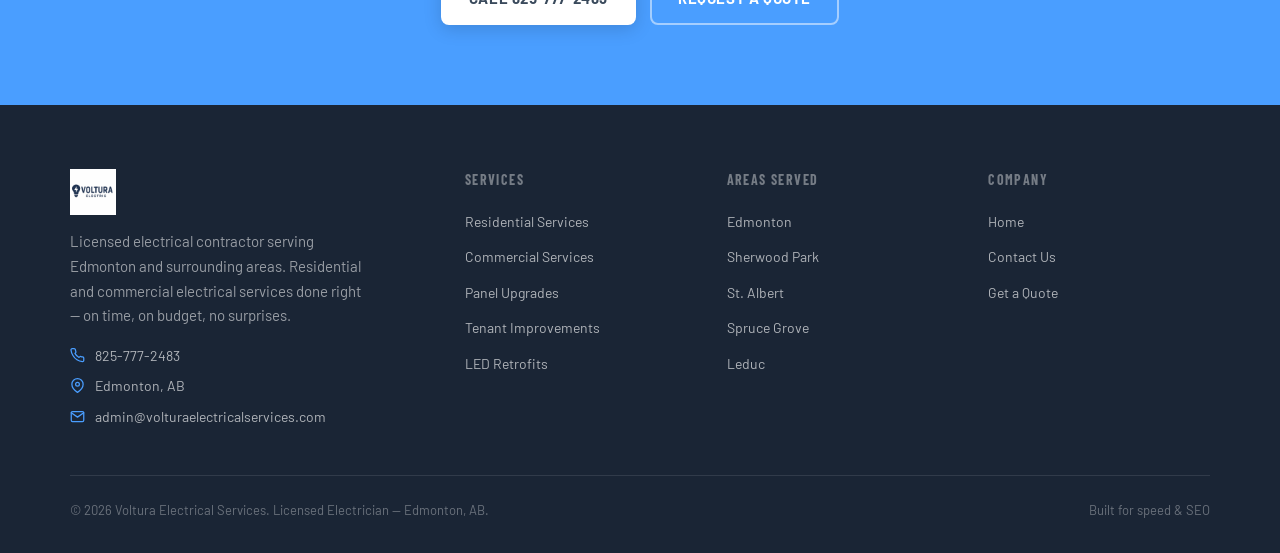
<file: commercial-services/index.html>
<!DOCTYPE html>
<html lang="en">
<head>
  <meta charset="UTF-8" />
  <link rel="icon" href="/favicon.ico" sizes="any">
  <link rel="icon" type="image/png" sizes="32x32" href="/images/favicon-32.png">
  <link rel="icon" type="image/png" sizes="16x16" href="/images/favicon-16.png">
  <link rel="apple-touch-icon" href="/images/favicon-apple.png">
  <meta name="viewport" content="width=device-width, initial-scale=1.0" />
  <title>Commercial Electrician Edmonton | Tenant Improvement &amp; New Construction | Voltura Electrical</title>
  <meta name="description" content="Voltura Electrical &mdash; Edmonton's commercial electrician for tenant improvements, new construction, service upgrades &amp; LED retrofits. Licensed, insured, on-time delivery." />
  <link rel="canonical" href="https://volturaelectricalservices.com/commercial-services/" />
  <meta property="og:title" content="Commercial Electrician Edmonton | Voltura Electrical Services" />
  <meta property="og:description" content="Edmonton's reliable commercial electrician. Tenant improvements, service upgrades, lighting retrofits &amp; new construction wiring. Licensed &amp; insured." />
  <meta property="og:url" content="https://volturaelectricalservices.com/commercial-services/" />
  <meta property="og:type" content="website" />
  <meta property="og:image" content="https://volturaelectricalservices.com/images/og-image.png">
  <meta property="og:image:width" content="1200">
  <meta property="og:image:height" content="630">
  <meta name="twitter:card" content="summary_large_image">
  <meta name="twitter:image" content="https://volturaelectricalservices.com/images/og-image.png">
  <link rel="preconnect" href="https://fonts.googleapis.com" />
  <link rel="preconnect" href="https://fonts.gstatic.com" crossorigin />
  <link href="https://fonts.googleapis.com/css2?family=Barlow:wght@400;500;600;700&family=Barlow+Condensed:wght@600;700;800&display=swap" rel="stylesheet" />
  <link rel="stylesheet" href="/css/style.css" />
  <script type="application/ld+json">
  {
    "@context": "https://schema.org",
    "@type": "FAQPage",
    "mainEntity": [
      {
        "@type": "Question",
        "name": "Do you work with general contractors on commercial builds in Edmonton?",
        "acceptedAnswer": {
          "@type": "Answer",
          "text": "Yes — Voltura regularly sub-contracts on commercial and industrial builds throughout Edmonton and the surrounding region. We provide current certificates of insurance, coordinate directly with your site supervisor on scheduling and access, pull all required electrical permits, and deliver full permit and inspection documentation at project close. Call 825-777-2483 to discuss scope and availability."
        }
      },
      {
        "@type": "Question",
        "name": "Can Voltura handle commercial electrical projects in Nisku, Leduc County, or Parkland County?",
        "acceptedAnswer": {
          "@type": "Answer",
          "text": "Yes. Voltura Electrical Services operates throughout the greater Edmonton area including Nisku, Leduc, Leduc County, Parkland County, Strathcona County, Spruce Grove, Stony Plain, Fort Saskatchewan, and Beaumont. We are familiar with the permit and inspection requirements in each jurisdiction."
        }
      },
      {
        "@type": "Question",
        "name": "Do you handle commercial electrical permits in Edmonton?",
        "acceptedAnswer": {
          "@type": "Answer",
          "text": "Yes — Voltura handles all electrical permit applications with the City of Edmonton Safety Codes or the applicable AHJ for every commercial project. We manage scheduling of required inspections throughout the project and provide all permit records and inspection certificates at completion. Permit management is included as standard — never an add-on."
        }
      },
      {
        "@type": "Question",
        "name": "How do you price commercial electrical work in Edmonton?",
        "acceptedAnswer": {
          "@type": "Answer",
          "text": "Commercial electrical projects are quoted based on full scope: material takeoffs, labour hours, permit and inspection fees, equipment rental if required, and waste disposal. After an initial site visit and review of drawings or scope documents, we provide a detailed written quote. We are transparent about costs from day one — no change orders without your approval."
        }
      },
      {
        "@type": "Question",
        "name": "Do you offer after-hours or weekend electrical work for commercial clients?",
        "acceptedAnswer": {
          "@type": "Answer",
          "text": "Yes — Voltura can schedule evening and weekend shifts for commercial clients who need work done outside regular business hours to avoid disrupting operations. This is common for restaurant renovations, retail fit-outs, and office buildings that need electrical upgrades without downtime. Mention your scheduling requirement when requesting a quote."
        }
      }
    ]
  }
  </script>
  <script type="application/ld+json">
  {
    "@context": "https://schema.org",
    "@type": "BreadcrumbList",
    "itemListElement": [
      {"@type": "ListItem", "position": 1, "name": "Home", "item": "https://volturaelectricalservices.com/"},
      {"@type": "ListItem", "position": 2, "name": "Commercial Electrical Services Edmonton", "item": "https://volturaelectricalservices.com/commercial-services/"}
    ]
  }
  </script>
  <script type="application/ld+json">
  {
    "@context": "https://schema.org",
    "@type": "Service",
    "name": "Commercial Electrical Services Edmonton",
    "provider": {
      "@type": "Electrician",
      "name": "Voltura Electrical Services",
      "telephone": "+18257772483",
      "address": {"@type": "PostalAddress", "addressLocality": "Edmonton", "addressRegion": "AB", "addressCountry": "CA"},
      "url": "https://volturaelectricalservices.com"
    },
    "areaServed": ["Edmonton","St. Albert","Sherwood Park","Spruce Grove","Leduc","Fort Saskatchewan","Stony Plain","Beaumont"],
    "description": "Licensed commercial electrical services in Edmonton including tenant improvements, new construction wiring, service panel upgrades, LED lighting retrofits, and electrical maintenance."
  }
  </script>
</head>
<body>

<!-- HEADER -->
<header class="site-header">
  <div class="header__inner">
    <a href="/" class="header__logo">
      <img src="/images/logo.png" alt="Voltura Electric" height="56" style="width:auto;display:block;">
    </a>
    <nav class="header__nav">
      <a href="/">Home</a>
      <a href="/residential-services/">Residential</a>
      <a href="/commercial-services/" class="active">Commercial</a>
      <a href="/panel-upgrade-edmonton/" class="nav--highlight">Panel Upgrades</a>
      <a href="/contact/">Contact</a>
    </nav>
    <div class="header__cta">
      <a href="tel:+18257772483" class="header__phone">
        <svg width="16" height="16" viewBox="0 0 24 24" fill="none" stroke="currentColor" stroke-width="2.5" stroke-linecap="round" stroke-linejoin="round"><path d="M22 16.92v3a2 2 0 0 1-2.18 2 19.79 19.79 0 0 1-8.63-3.07A19.5 19.5 0 0 1 4.69 12 19.79 19.79 0 0 1 1.61 3.4 2 2 0 0 1 3.59 1h3a2 2 0 0 1 2 1.72c.127.96.361 1.903.7 2.81a2 2 0 0 1-.45 2.11L7.91 8.56a16 16 0 0 0 6.53 6.53l.97-.97a2 2 0 0 1 2.11-.45c.907.339 1.85.573 2.81.7A2 2 0 0 1 22 16.92z"/></svg>
        825-777-2483
      </a>
    </div>
    <button class="header__burger" id="burger" aria-label="Open menu">
      <svg width="24" height="24" viewBox="0 0 24 24" fill="none" stroke="currentColor" stroke-width="2.5" stroke-linecap="round"><line x1="3" y1="6" x2="21" y2="6"/><line x1="3" y1="12" x2="21" y2="12"/><line x1="3" y1="18" x2="21" y2="18"/></svg>
    </button>
  </div>
  <nav class="mobile-nav" id="mobile-nav">
    <a href="/">Home</a>
    <a href="/residential-services/">Residential Services</a>
    <a href="/commercial-services/">Commercial Services</a>
    <a href="/contact/">Contact</a>
    <a href="/panel-upgrade-edmonton/" class="nav--highlight">Panel Upgrades &mdash; Starting at $3,500</a>
  </nav>
</header>

<!-- HERO -->
<section class="hero">
  <div class="hero__inner wrap">
    <div class="hero__badges">
      <span class="hero__badge">Licensed &amp; Insured</span>
      <span class="hero__badge">Commercial Specialists</span>
      <span class="hero__badge">Permits &amp; Inspections</span>
    </div>
    <h1>Commercial Electrical Services<br>in <em>Edmonton</em></h1>
    <p class="hero__sub">Tenant improvements, new construction, service upgrades, and LED retrofits &mdash; Voltura Electrical delivers commercial electrical work on schedule and on budget. Licensed &amp; insured in Alberta.</p>
    <div class="hero__ctas">
      <a href="tel:+18257772483" class="btn btn--blue">
        <svg width="16" height="16" viewBox="0 0 24 24" fill="none" stroke="currentColor" stroke-width="2.5" stroke-linecap="round" stroke-linejoin="round"><path d="M22 16.92v3a2 2 0 0 1-2.18 2 19.79 19.79 0 0 1-8.63-3.07A19.5 19.5 0 0 1 4.69 12 19.79 19.79 0 0 1 1.61 3.4 2 2 0 0 1 3.59 1h3a2 2 0 0 1 2 1.72c.127.96.361 1.903.7 2.81a2 2 0 0 1-.45 2.11L7.91 8.56a16 16 0 0 0 6.53 6.53l.97-.97a2 2 0 0 1 2.11-.45c.907.339 1.85.573 2.81.7A2 2 0 0 1 22 16.92z"/></svg>
        Call 825-777-2483
      </a>
      <a href="/contact/" class="btn btn--outline">Request a Commercial Quote</a>
    </div>
  </div>
</section>

<!-- TRUST BAR -->
<div class="trust-bar">
  <div class="trust-bar__inner">
    <div class="trust-bar__item">
      <svg width="15" height="15" viewBox="0 0 24 24" fill="none" stroke="currentColor" stroke-width="2.5" stroke-linecap="round" stroke-linejoin="round"><path d="M12 22s8-4 8-10V5l-8-3-8 3v7c0 6 8 10 8 10z"/></svg>
      Licensed &amp; Insured
    </div>
    <div class="trust-bar__item">
      <svg width="15" height="15" viewBox="0 0 24 24" fill="none" stroke="currentColor" stroke-width="2.5" stroke-linecap="round" stroke-linejoin="round"><rect x="2" y="7" width="20" height="14" rx="2"/><path d="M16 21V5a2 2 0 0 0-2-2h-4a2 2 0 0 0-2 2v16"/></svg>
      Commercial Specialists
    </div>
    <div class="trust-bar__item">
      <svg width="15" height="15" viewBox="0 0 24 24" fill="none" stroke="currentColor" stroke-width="2.5" stroke-linecap="round" stroke-linejoin="round"><path d="M14 2H6a2 2 0 0 0-2 2v16a2 2 0 0 0 2 2h12a2 2 0 0 0 2-2V8z"/><polyline points="14 2 14 8 20 8"/><polyline points="9 15 11 17 15 13"/></svg>
      Permits &amp; Inspections
    </div>
    <div class="trust-bar__item">
      <svg width="15" height="15" viewBox="0 0 24 24" fill="none" stroke="currentColor" stroke-width="2.5" stroke-linecap="round" stroke-linejoin="round"><circle cx="12" cy="12" r="10"/><polyline points="12 6 12 12 16 14"/></svg>
      On-Time Delivery
    </div>
  </div>
</div>

<!-- WHO WE WORK WITH -->
<section class="who">
  <div class="who__inner">
    <div class="who__header">
      <p class="section-label">Who We Work With</p>
      <h2 class="section-title">Commercial Clients Across Edmonton</h2>
      <p>Voltura serves a wide range of commercial clients throughout Edmonton and the surrounding area.</p>
    </div>
    <div class="who__grid">
      <div class="who__card">
        <div class="who__card-icon">
          <svg viewBox="0 0 24 24" fill="none" stroke="currentColor" stroke-width="2" stroke-linecap="round" stroke-linejoin="round"><rect x="2" y="7" width="20" height="14" rx="2"/><path d="M16 21V5a2 2 0 0 0-2-2h-4a2 2 0 0 0-2 2v16"/></svg>
        </div>
        <div>
          <h3>Office Buildings</h3>
          <p>Tenant improvement wiring, lighting upgrades, power distribution, and data room circuits for office environments.</p>
        </div>
      </div>
      <div class="who__card">
        <div class="who__card-icon">
          <svg viewBox="0 0 24 24" fill="none" stroke="currentColor" stroke-width="2" stroke-linecap="round" stroke-linejoin="round"><path d="M6 2L3 6v14a2 2 0 0 0 2 2h14a2 2 0 0 0 2-2V6l-3-4z"/><line x1="3" y1="6" x2="21" y2="6"/><path d="M16 10a4 4 0 0 1-8 0"/></svg>
        </div>
        <div>
          <h3>Retail &amp; Restaurant</h3>
          <p>Fit-ups for new retail spaces, food service equipment wiring, signage, and parking lot lighting.</p>
        </div>
      </div>
      <div class="who__card">
        <div class="who__card-icon">
          <svg viewBox="0 0 24 24" fill="none" stroke="currentColor" stroke-width="2" stroke-linecap="round" stroke-linejoin="round"><rect x="1" y="3" width="15" height="13"/><polygon points="16 8 20 8 23 11 23 16 16 16 16 8"/><circle cx="5.5" cy="18.5" r="2.5"/><circle cx="18.5" cy="18.5" r="2.5"/></svg>
        </div>
        <div>
          <h3>Warehouses &amp; Industrial</h3>
          <p>High-bay lighting retrofits, 3-phase power, machinery connections, and distribution panel upgrades.</p>
        </div>
      </div>
      <div class="who__card">
        <div class="who__card-icon">
          <svg viewBox="0 0 24 24" fill="none" stroke="currentColor" stroke-width="2" stroke-linecap="round" stroke-linejoin="round"><polygon points="12 2 2 7 12 12 22 7 12 2"/><polyline points="2 17 12 22 22 17"/><polyline points="2 12 12 17 22 12"/></svg>
        </div>
        <div>
          <h3>New Construction</h3>
          <p>Full electrical rough-in and finish for new commercial builds &mdash; coordinated with GCs for seamless project delivery.</p>
        </div>
      </div>
      <div class="who__card">
        <div class="who__card-icon">
          <svg viewBox="0 0 24 24" fill="none" stroke="currentColor" stroke-width="2" stroke-linecap="round" stroke-linejoin="round"><path d="M22 12h-4l-3 9L9 3l-3 9H2"/></svg>
        </div>
        <div>
          <h3>Healthcare &amp; Clinics</h3>
          <p>Medical office wiring, dedicated circuits for medical equipment, emergency lighting, and exam room power.</p>
        </div>
      </div>
      <div class="who__card">
        <div class="who__card-icon">
          <svg viewBox="0 0 24 24" fill="none" stroke="currentColor" stroke-width="2" stroke-linecap="round" stroke-linejoin="round"><path d="M3 9l9-7 9 7v11a2 2 0 0 1-2 2H5a2 2 0 0 1-2-2z"/><polyline points="9 22 9 12 15 12 15 22"/></svg>
        </div>
        <div>
          <h3>Schools &amp; Institutions</h3>
          <p>Classroom lighting upgrades, gymnasium lighting retrofits, and campus panel work to current code.</p>
        </div>
      </div>
    </div>
  </div>
</section>

<!-- SERVICES — ALTERNATING BLOCKS -->
<div class="services">

  <!-- 1: Tenant Improvements -->
  <div class="service-block" id="tenant-improvement">
    <div class="service-block__inner">
      <div class="service-block__icon-col">
        <img src="/images/tenant-improvements.avif" alt="Commercial tenant improvement electrical work Edmonton" style="width:100%;height:100%;object-fit:cover;display:block;">
      </div>
      <div class="service-block__content">
        <p class="service-block__eyebrow">Commercial Work</p>
        <h2 class="service-block__title">Tenant Improvements (TI)</h2>
        <p class="service-block__desc">Complete electrical for commercial tenant improvements &mdash; power layout, lighting design, panel connections, and permit coordination. We work to your construction schedule and coordinate directly with general contractors and property managers to keep your project on track.</p>
        <ul class="service-block__list">
          <li>Power layout &amp; distribution</li>
          <li>Lighting design &amp; installation</li>
          <li>Panel connections</li>
          <li>Permit coordination</li>
          <li>GC coordination</li>
          <li>Schedule-driven delivery</li>
        </ul>
        <div class="service-block__ctas">
          <a href="/contact/" class="btn btn--blue">Get a Quote</a>
          <a href="tel:+18257772483" class="btn btn--outline-navy">Call 825-777-2483</a>
        </div>
      </div>
    </div>
  </div>

  <!-- 2: LED Retrofits -->
  <div class="service-block" id="led-retrofit">
    <div class="service-block__inner">
      <div class="service-block__icon-col">
        <img src="/images/commercial-led-retrofits.jpg" alt="Commercial LED lighting retrofit Edmonton" style="width:100%;height:100%;object-fit:cover;display:block;">
      </div>
      <div class="service-block__content">
        <p class="service-block__eyebrow">Energy Efficiency</p>
        <h2 class="service-block__title">Commercial LED<br>Lighting Retrofits</h2>
        <p class="service-block__desc">Replace outdated fluorescent and HID fixtures with energy-efficient LED lighting. Reduce energy costs significantly with a full commercial LED retrofit from Voltura. We handle fixture selection, installation, and permit coordination from start to finish.</p>
        <ul class="service-block__list">
          <li>High-bay LED replacements</li>
          <li>Fluorescent to LED conversions</li>
          <li>Occupancy sensor controls</li>
          <li>Parking lot lighting</li>
          <li>Emergency &amp; exit lighting</li>
          <li>Permit &amp; inspection management</li>
        </ul>
        <div class="service-block__ctas">
          <a href="/contact/" class="btn btn--blue">Get a Quote</a>
          <a href="tel:+18257772483" class="btn btn--outline-navy">Call 825-777-2483</a>
        </div>
      </div>
    </div>
  </div>

  <!-- 3: Panel & Service Upgrades -->
  <div class="service-block" id="commercial-panel">
    <div class="service-block__inner">
      <div class="service-block__icon-col">
        <img src="/images/commercial-panel-upgrades.webp" alt="Commercial electrical panel upgrade Edmonton" style="width:100%;height:100%;object-fit:cover;display:block;">
      </div>
      <div class="service-block__content">
        <p class="service-block__eyebrow">Power Distribution</p>
        <h2 class="service-block__title">Commercial Panel &amp;<br>Service Upgrades</h2>
        <p class="service-block__desc">Upgrade your commercial electrical service to accommodate expansion, new equipment, or EV charging stations. We handle 3-phase power distribution, sub-panel installations, and full service upgrades with complete permit and inspection management included.</p>
        <ul class="service-block__list">
          <li>Service entrance upgrades</li>
          <li>3-phase power distribution</li>
          <li>Sub-panel installations</li>
          <li>Machinery connections</li>
          <li>EV fleet charging infrastructure</li>
          <li>Permits &amp; inspections handled</li>
        </ul>
        <div class="service-block__ctas">
          <a href="/panel-upgrade-edmonton/" class="btn btn--blue">View Panel Upgrade Details</a>
          <a href="tel:+18257772483" class="btn btn--outline-navy">Call 825-777-2483</a>
        </div>
      </div>
    </div>
  </div>

  <!-- 4: New Construction -->
  <div class="service-block" id="new-construction">
    <div class="service-block__inner">
      <div class="service-block__icon-col">
        <img src="/images/new-commercial-construction.jpg" alt="New commercial construction electrical wiring Edmonton" style="width:100%;height:100%;object-fit:cover;display:block;">
      </div>
      <div class="service-block__content">
        <p class="service-block__eyebrow">New Builds</p>
        <h2 class="service-block__title">New Commercial<br>Construction Wiring</h2>
        <p class="service-block__desc">From site power to final trim, Voltura manages full electrical scope on new commercial builds. We coordinate with GCs, provide shop drawings, supply material lists, and meet every milestone on schedule. Clean installs, proper documentation, and no surprises at closeout.</p>
        <ul class="service-block__list">
          <li>Temporary site power</li>
          <li>Full rough-in wiring</li>
          <li>Trim &amp; device installation</li>
          <li>GC coordination</li>
          <li>Shop drawings provided</li>
          <li>Full permit &amp; inspection management</li>
        </ul>
        <div class="service-block__ctas">
          <a href="/contact/" class="btn btn--blue">Get a Quote</a>
          <a href="tel:+18257772483" class="btn btn--outline-navy">Call 825-777-2483</a>
        </div>
      </div>
    </div>
  </div>

</div><!-- /services -->

<!-- HOW IT WORKS -->
<section style="background:var(--navy3);color:var(--white);padding:88px 24px;">
  <div class="wrap" style="max-width:1140px;margin:0 auto;">
    <div style="text-align:center;max-width:660px;margin:0 auto 52px;">
      <p class="section-label">Our Process</p>
      <h2 class="section-title" style="color:var(--white);">How Commercial Projects Work with Voltura</h2>
      <p style="font-size:17px;color:rgba(255,255,255,.65);margin-top:12px;">A clear process from first call to final inspection &mdash; no vague timelines, no chasing paperwork.</p>
    </div>
    <div class="how__steps com-steps-grid">
      <div class="how__step" style="background:rgba(255,255,255,.06);border-color:rgba(255,255,255,.1);">
        <div class="how__step-num">1</div>
        <div class="how__step-text">
          <h4 style="color:var(--white);">Site Assessment &amp; Quote</h4>
          <p style="color:rgba(255,255,255,.6);">We visit your site, review drawings or scope of work, and provide a detailed written quote &mdash; no vague estimates.</p>
        </div>
      </div>
      <div class="how__step" style="background:rgba(255,255,255,.06);border-color:rgba(255,255,255,.1);">
        <div class="how__step-num">2</div>
        <div class="how__step-text">
          <h4 style="color:var(--white);">Permit &amp; Scheduling</h4>
          <p style="color:rgba(255,255,255,.6);">Voltura pulls all required permits and coordinates with your GC or property manager on scheduling and site access.</p>
        </div>
      </div>
      <div class="how__step" style="background:rgba(255,255,255,.06);border-color:rgba(255,255,255,.1);">
        <div class="how__step-num">3</div>
        <div class="how__step-text">
          <h4 style="color:var(--white);">Installation</h4>
          <p style="color:rgba(255,255,255,.6);">Our licensed journeyman electricians execute the work cleanly and to spec &mdash; minimal disruption to your operations.</p>
        </div>
      </div>
      <div class="how__step" style="background:rgba(255,255,255,.06);border-color:rgba(255,255,255,.1);">
        <div class="how__step-num">4</div>
        <div class="how__step-text">
          <h4 style="color:var(--white);">Inspection &amp; Sign-Off</h4>
          <p style="color:rgba(255,255,255,.6);">We coordinate the electrical inspection and deliver all permit documentation so your project closes without delays.</p>
        </div>
      </div>
    </div>
  </div>
</section>

<!-- WHY VOLTURA -->
<section class="why">
  <div class="why__inner">
    <div class="why__header">
      <p class="section-label">Why Voltura</p>
      <h2 class="section-title">Why Contractors &amp; Business Owners Choose Voltura</h2>
      <p>Reliable, communicative, and accountable &mdash; on every commercial project.</p>
    </div>
    <div class="why__grid">
      <div class="why__card">
        <div class="why__card-icon">
          <svg viewBox="0 0 24 24" fill="none" stroke="currentColor" stroke-width="2" stroke-linecap="round" stroke-linejoin="round"><path d="M14 2H6a2 2 0 0 0-2 2v16a2 2 0 0 0 2 2h12a2 2 0 0 0 2-2V8z"/><polyline points="14 2 14 8 20 8"/><line x1="16" y1="13" x2="8" y2="13"/><line x1="16" y1="17" x2="8" y2="17"/><polyline points="10 9 9 9 8 9"/></svg>
        </div>
        <h3>Detailed Written Quotes</h3>
        <p>Every commercial quote is itemized and in writing. No scope creep, no surprise change orders unless the scope actually changes.</p>
      </div>
      <div class="why__card">
        <div class="why__card-icon">
          <svg viewBox="0 0 24 24" fill="none" stroke="currentColor" stroke-width="2" stroke-linecap="round" stroke-linejoin="round"><path d="M22 16.92v3a2 2 0 0 1-2.18 2 19.79 19.79 0 0 1-8.63-3.07A19.5 19.5 0 0 1 4.69 12 19.79 19.79 0 0 1 1.61 3.4 2 2 0 0 1 3.59 1h3a2 2 0 0 1 2 1.72c.127.96.361 1.903.7 2.81a2 2 0 0 1-.45 2.11L7.91 8.56a16 16 0 0 0 6.53 6.53l.97-.97a2 2 0 0 1 2.11-.45c.907.339 1.85.573 2.81.7A2 2 0 0 1 22 16.92z"/></svg>
        </div>
        <h3>Responsive Communication</h3>
        <p>Your GC or project manager can reach us. We respond to calls and emails promptly &mdash; because project delays cost everyone money.</p>
      </div>
      <div class="why__card">
        <div class="why__card-icon">
          <svg viewBox="0 0 24 24" fill="none" stroke="currentColor" stroke-width="2" stroke-linecap="round" stroke-linejoin="round"><path d="M12 22s8-4 8-10V5l-8-3-8 3v7c0 6 8 10 8 10z"/></svg>
        </div>
        <h3>Full Documentation</h3>
        <p>We provide as-built drawings, permit documentation, and inspection sign-offs as standard &mdash; no chasing paperwork at the end of the job.</p>
      </div>
    </div>
  </div>
</section>

<!-- SERVICE AREAS -->
<section class="areas">
  <div class="areas__inner">
    <div class="areas__header">
      <p class="section-label">Service Area</p>
      <h2>Commercial Electrical Services<br>Across Greater Edmonton</h2>
      <p>Serving commercial clients throughout Edmonton and the greater metro area</p>
    </div>
    <div class="areas__grid">
      <div class="areas__item"><svg viewBox="0 0 24 24" fill="none" stroke="currentColor" stroke-width="2" stroke-linecap="round" stroke-linejoin="round"><path d="M21 10c0 7-9 13-9 13s-9-6-9-13a9 9 0 0 1 18 0z"/><circle cx="12" cy="10" r="3"/></svg>Edmonton</div>
      <div class="areas__item"><svg viewBox="0 0 24 24" fill="none" stroke="currentColor" stroke-width="2" stroke-linecap="round" stroke-linejoin="round"><path d="M21 10c0 7-9 13-9 13s-9-6-9-13a9 9 0 0 1 18 0z"/><circle cx="12" cy="10" r="3"/></svg>Sherwood Park</div>
      <div class="areas__item"><svg viewBox="0 0 24 24" fill="none" stroke="currentColor" stroke-width="2" stroke-linecap="round" stroke-linejoin="round"><path d="M21 10c0 7-9 13-9 13s-9-6-9-13a9 9 0 0 1 18 0z"/><circle cx="12" cy="10" r="3"/></svg>St. Albert</div>
      <div class="areas__item"><svg viewBox="0 0 24 24" fill="none" stroke="currentColor" stroke-width="2" stroke-linecap="round" stroke-linejoin="round"><path d="M21 10c0 7-9 13-9 13s-9-6-9-13a9 9 0 0 1 18 0z"/><circle cx="12" cy="10" r="3"/></svg>Spruce Grove</div>
      <div class="areas__item"><svg viewBox="0 0 24 24" fill="none" stroke="currentColor" stroke-width="2" stroke-linecap="round" stroke-linejoin="round"><path d="M21 10c0 7-9 13-9 13s-9-6-9-13a9 9 0 0 1 18 0z"/><circle cx="12" cy="10" r="3"/></svg>Leduc</div>
      <div class="areas__item"><svg viewBox="0 0 24 24" fill="none" stroke="currentColor" stroke-width="2" stroke-linecap="round" stroke-linejoin="round"><path d="M21 10c0 7-9 13-9 13s-9-6-9-13a9 9 0 0 1 18 0z"/><circle cx="12" cy="10" r="3"/></svg>Fort Saskatchewan</div>
      <div class="areas__item"><svg viewBox="0 0 24 24" fill="none" stroke="currentColor" stroke-width="2" stroke-linecap="round" stroke-linejoin="round"><path d="M21 10c0 7-9 13-9 13s-9-6-9-13a9 9 0 0 1 18 0z"/><circle cx="12" cy="10" r="3"/></svg>Beaumont</div>
      <div class="areas__item"><svg viewBox="0 0 24 24" fill="none" stroke="currentColor" stroke-width="2" stroke-linecap="round" stroke-linejoin="round"><path d="M21 10c0 7-9 13-9 13s-9-6-9-13a9 9 0 0 1 18 0z"/><circle cx="12" cy="10" r="3"/></svg>Stony Plain</div>
      <div class="areas__item"><svg viewBox="0 0 24 24" fill="none" stroke="currentColor" stroke-width="2" stroke-linecap="round" stroke-linejoin="round"><path d="M21 10c0 7-9 13-9 13s-9-6-9-13a9 9 0 0 1 18 0z"/><circle cx="12" cy="10" r="3"/></svg>Nisku</div>
      <div class="areas__item"><svg viewBox="0 0 24 24" fill="none" stroke="currentColor" stroke-width="2" stroke-linecap="round" stroke-linejoin="round"><path d="M21 10c0 7-9 13-9 13s-9-6-9-13a9 9 0 0 1 18 0z"/><circle cx="12" cy="10" r="3"/></svg>Leduc County</div>
      <div class="areas__item"><svg viewBox="0 0 24 24" fill="none" stroke="currentColor" stroke-width="2" stroke-linecap="round" stroke-linejoin="round"><path d="M21 10c0 7-9 13-9 13s-9-6-9-13a9 9 0 0 1 18 0z"/><circle cx="12" cy="10" r="3"/></svg>Parkland County</div>
      <div class="areas__item"><svg viewBox="0 0 24 24" fill="none" stroke="currentColor" stroke-width="2" stroke-linecap="round" stroke-linejoin="round"><path d="M21 10c0 7-9 13-9 13s-9-6-9-13a9 9 0 0 1 18 0z"/><circle cx="12" cy="10" r="3"/></svg>Strathcona County</div>
    </div>
  </div>
</section>

<!-- FAQ -->
<section class="faq">
  <div class="faq__inner">
    <div class="faq__header">
      <p class="section-label">Common Questions</p>
      <h2 class="section-title">Commercial Electrical FAQ</h2>
      <p>Questions we hear from contractors and business owners</p>
    </div>

    <details class="faq__item">
      <summary class="faq__question">Do you work with general contractors on commercial builds?<span class="faq__icon"><svg width="12" height="12" viewBox="0 0 24 24" fill="none" stroke="white" stroke-width="3" stroke-linecap="round" stroke-linejoin="round"><polyline points="6 9 12 15 18 9"/></svg></span></summary>
      <div class="faq__answer">Yes &mdash; Voltura regularly sub-contracts on commercial and industrial builds throughout Edmonton and the surrounding region. We provide current certificates of insurance, coordinate directly with your site supervisor on scheduling and access, pull all required electrical permits, and deliver full permit and inspection documentation at project close. Call 825-777-2483 to discuss scope and availability for your project.</div>
    </details>

    <details class="faq__item">
      <summary class="faq__question">Can Voltura handle projects in Nisku, Leduc County, or Parkland County?<span class="faq__icon"><svg width="12" height="12" viewBox="0 0 24 24" fill="none" stroke="white" stroke-width="3" stroke-linecap="round" stroke-linejoin="round"><polyline points="6 9 12 15 18 9"/></svg></span></summary>
      <div class="faq__answer">Yes. Voltura Electrical Services operates throughout the greater Edmonton area including Nisku, Leduc, Leduc County, Parkland County, Strathcona County, Spruce Grove, Stony Plain, Fort Saskatchewan, and Beaumont. We are familiar with the permit and inspection requirements in each of these jurisdictions and work with the appropriate authority having jurisdiction (AHJ) on every project.</div>
    </details>

    <details class="faq__item">
      <summary class="faq__question">Do you handle commercial electrical permits in Edmonton?<span class="faq__icon"><svg width="12" height="12" viewBox="0 0 24 24" fill="none" stroke="white" stroke-width="3" stroke-linecap="round" stroke-linejoin="round"><polyline points="6 9 12 15 18 9"/></svg></span></summary>
      <div class="faq__answer">Yes &mdash; Voltura handles all electrical permit applications with the City of Edmonton Safety Codes or the applicable AHJ for every commercial project. We manage the scheduling of required inspections throughout the project and provide you with all permit records and inspection certificates at completion. Permit management is included as a standard part of every commercial job &mdash; never an add-on.</div>
    </details>

    <details class="faq__item">
      <summary class="faq__question">How do you price commercial electrical work?<span class="faq__icon"><svg width="12" height="12" viewBox="0 0 24 24" fill="none" stroke="white" stroke-width="3" stroke-linecap="round" stroke-linejoin="round"><polyline points="6 9 12 15 18 9"/></svg></span></summary>
      <div class="faq__answer">Commercial electrical projects are quoted based on full scope: material takeoffs, labour hours, permit and inspection fees, equipment rental if required, and waste disposal. After an initial site visit and review of drawings or scope documents, we provide a detailed written quote. For smaller commercial service calls or tenant improvement work, time-and-material pricing is available. We are transparent about costs from day one &mdash; no change orders without your approval.</div>
    </details>

    <details class="faq__item">
      <summary class="faq__question">Do you offer after-hours or weekend electrical work for commercial clients?<span class="faq__icon"><svg width="12" height="12" viewBox="0 0 24 24" fill="none" stroke="white" stroke-width="3" stroke-linecap="round" stroke-linejoin="round"><polyline points="6 9 12 15 18 9"/></svg></span></summary>
      <div class="faq__answer">Yes &mdash; Voltura can schedule evening and weekend shifts for commercial clients who need work done outside regular business hours to avoid disrupting operations. This is common for restaurant renovations, retail fit-outs, and office buildings that need electrical upgrades without downtime during business hours. Mention your scheduling requirement when requesting a quote and we will accommodate it in our planning.</div>
    </details>

  </div>
</section>

<!-- CTA BAND -->
<section class="cta-band">
  <div class="cta-band__inner">
    <h2>Need a Commercial Electrician in Edmonton?</h2>
    <p>Call or send us your project details &mdash; we'll respond with a quote within one business day.</p>
    <div class="cta-band__btns">
      <a href="tel:+18257772483" class="btn btn--white">Call 825-777-2483</a>
      <a href="/contact/" class="btn btn--outline">Request a Quote</a>
    </div>
  </div>
</section>

<!-- FOOTER -->
<footer class="site-footer">
  <div class="footer__inner">
    <div class="footer__grid">
      <div class="footer__brand">
        <a href="/" class="header__logo" style="margin-bottom:0">
          <img src="/images/logo.png" alt="Voltura Electric" height="56" style="width:auto;display:block;">
        </a>
        <p>Licensed electrical contractor serving Edmonton and surrounding areas. Residential and commercial electrical services done right &mdash; on time, on budget, no surprises.</p>
        <div class="footer__nap">
          <div class="footer__nap-item">
            <svg width="15" height="15" viewBox="0 0 24 24" fill="none" stroke="currentColor" stroke-width="2" stroke-linecap="round" stroke-linejoin="round"><path d="M22 16.92v3a2 2 0 0 1-2.18 2 19.79 19.79 0 0 1-8.63-3.07A19.5 19.5 0 0 1 4.69 12 19.79 19.79 0 0 1 1.61 3.4 2 2 0 0 1 3.59 1h3a2 2 0 0 1 2 1.72c.127.96.361 1.903.7 2.81a2 2 0 0 1-.45 2.11L7.91 8.56a16 16 0 0 0 6.53 6.53l.97-.97a2 2 0 0 1 2.11-.45c.907.339 1.85.573 2.81.7A2 2 0 0 1 22 16.92z"/></svg>
            <a href="tel:+18257772483">825-777-2483</a>
          </div>
          <div class="footer__nap-item">
            <svg width="15" height="15" viewBox="0 0 24 24" fill="none" stroke="currentColor" stroke-width="2" stroke-linecap="round" stroke-linejoin="round"><path d="M21 10c0 7-9 13-9 13s-9-6-9-13a9 9 0 0 1 18 0z"/><circle cx="12" cy="10" r="3"/></svg>
            Edmonton, AB
          </div>
          <div class="footer__nap-item">
            <svg width="15" height="15" viewBox="0 0 24 24" fill="none" stroke="currentColor" stroke-width="2" stroke-linecap="round" stroke-linejoin="round"><path d="M4 4h16c1.1 0 2 .9 2 2v12c0 1.1-.9 2-2 2H4c-1.1 0-2-.9-2-2V6c0-1.1.9-2 2-2z"/><polyline points="22,6 12,13 2,6"/></svg>
            <a href="mailto:admin@volturaelectricalservices.com">admin@volturaelectricalservices.com</a>
          </div>
        </div>
      </div>
      <div class="footer__col">
        <h4>Services</h4>
        <ul>
          <li><a href="/residential-services/">Residential Services</a></li>
          <li><a href="/commercial-services/">Commercial Services</a></li>
          <li><a href="/panel-upgrade-edmonton/">Panel Upgrades</a></li>
          <li><a href="/commercial-services/#tenant-improvement">Tenant Improvements</a></li>
          <li><a href="/commercial-services/#led-retrofit">LED Retrofits</a></li>
        </ul>
      </div>
      <div class="footer__col">
        <h4>Areas Served</h4>
        <ul>
          <li><a href="/panel-upgrade-edmonton/">Edmonton</a></li>
          <li><a href="/panel-upgrade-edmonton/">Sherwood Park</a></li>
          <li><a href="/panel-upgrade-edmonton/">St. Albert</a></li>
          <li><a href="/panel-upgrade-edmonton/">Spruce Grove</a></li>
          <li><a href="/panel-upgrade-edmonton/">Leduc</a></li>
        </ul>
      </div>
      <div class="footer__col">
        <h4>Company</h4>
        <ul>
          <li><a href="/">Home</a></li>
          <li><a href="/contact/">Contact Us</a></li>
          <li><a href="/panel-upgrade-edmonton/">Get a Quote</a></li>
        </ul>
      </div>
    </div>
    <div class="footer__bottom">
      <p>&copy; 2026 Voltura Electrical Services. Licensed Electrician &mdash; Edmonton, AB.</p>
      <p>Built for speed &amp; SEO</p>
    </div>
  </div>
</footer>

<script src="/js/nav.js"></script>
</body>
</html>
</file>
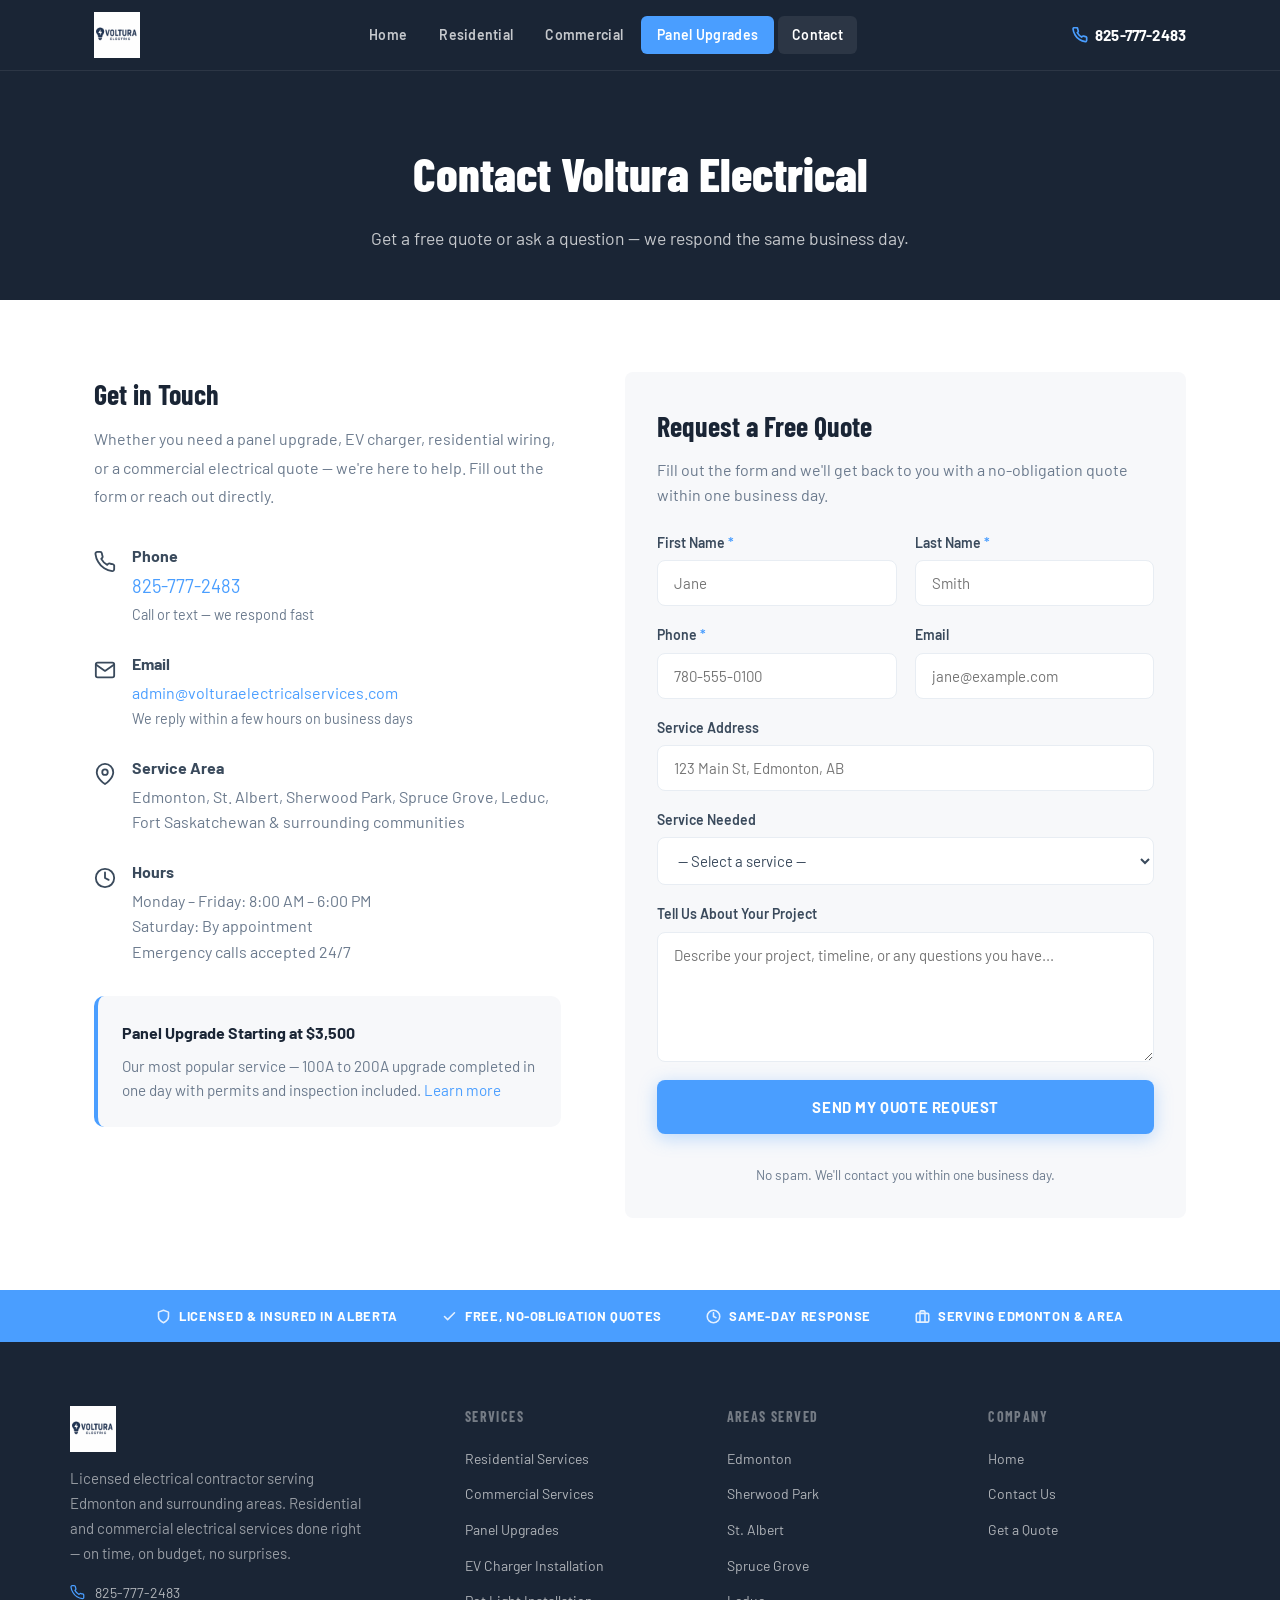
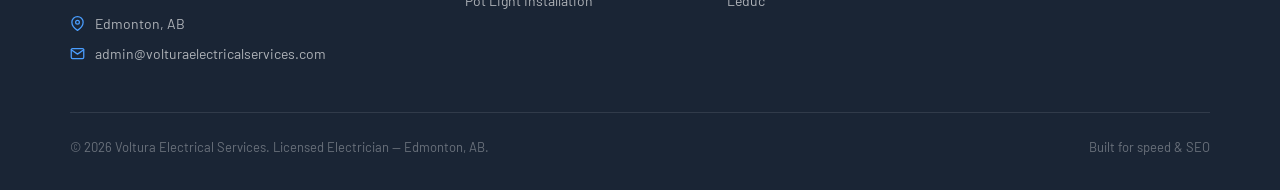
<file: contact/index.html>
<!DOCTYPE html>
<html lang="en">
<head>
  <meta charset="UTF-8" />
  <link rel="icon" href="/favicon.ico" sizes="any">
  <link rel="icon" type="image/png" sizes="32x32" href="/images/favicon-32.png">
  <link rel="icon" type="image/png" sizes="16x16" href="/images/favicon-16.png">
  <link rel="apple-touch-icon" href="/images/favicon-apple.png">
  <meta name="viewport" content="width=device-width, initial-scale=1.0" />
  <title>Contact Voltura Electrical | Get a Free Electrician Quote in Edmonton</title>
  <meta name="description" content="Contact Voltura Electrical Services in Edmonton. Call 825-777-2483 or fill out our form for a free quote on panel upgrades, EV chargers, residential &amp; commercial electrical." />
  <link rel="canonical" href="https://volturaelectricalservices.com/contact/" />
  <meta property="og:title" content="Contact Voltura Electrical | Free Quote &mdash; Edmonton Electrician" />
  <meta property="og:description" content="Get a free quote from Voltura Electrical Services &mdash; Edmonton's licensed electrician. Call 825-777-2483 or fill out the form." />
  <meta property="og:url" content="https://volturaelectricalservices.com/contact/" />
  <meta property="og:type" content="website" />
  <meta property="og:image" content="https://volturaelectricalservices.com/images/og-image.png">
  <meta property="og:image:width" content="1200">
  <meta property="og:image:height" content="630">
  <meta name="twitter:card" content="summary_large_image">
  <meta name="twitter:image" content="https://volturaelectricalservices.com/images/og-image.png">
  <link rel="preconnect" href="https://fonts.googleapis.com" />
  <link rel="preconnect" href="https://fonts.gstatic.com" crossorigin />
  <link href="https://fonts.googleapis.com/css2?family=Barlow:wght@400;500;600;700&family=Barlow+Condensed:wght@600;700;800&display=swap" rel="stylesheet" />
  <link rel="stylesheet" href="/css/style.css" />
  <script type="application/ld+json">
  {
    "@context": "https://schema.org",
    "@type": "Electrician",
    "name": "Voltura Electrical Services",
    "telephone": "+18257772483",
    "email": "admin@volturaelectricalservices.com",
    "url": "https://volturaelectricalservices.com",
    "address": {"@type": "PostalAddress", "addressLocality": "Edmonton", "addressRegion": "AB", "addressCountry": "CA"},
    "areaServed": ["Edmonton","St. Albert","Sherwood Park","Spruce Grove","Leduc","Fort Saskatchewan","Stony Plain","Beaumont"],
    "openingHours": "Mo-Fr 08:00-18:00",
    "contactPoint": {"@type": "ContactPoint", "telephone": "+18257772483", "contactType": "customer service", "availableLanguage": "English"}
  }
  </script>
  <script type="application/ld+json">
  {
    "@context": "https://schema.org",
    "@type": "BreadcrumbList",
    "itemListElement": [
      {"@type": "ListItem", "position": 1, "name": "Home", "item": "https://volturaelectricalservices.com/"},
      {"@type": "ListItem", "position": 2, "name": "Contact — Free Electrician Quote Edmonton", "item": "https://volturaelectricalservices.com/contact/"}
    ]
  }
  </script>
</head>
<body>

<!-- HEADER -->
<header class="site-header">
  <div class="header__inner">
    <a href="/" class="header__logo">
      <img src="/images/logo.png" alt="Voltura Electric" height="56" style="width:auto;display:block;">
    </a>
    <nav class="header__nav">
      <a href="/">Home</a>
      <a href="/residential-services/">Residential</a>
      <a href="/commercial-services/">Commercial</a>
      <a href="/panel-upgrade-edmonton/" class="nav--highlight">Panel Upgrades</a>
      <a href="/contact/" class="active">Contact</a>
    </nav>
    <div class="header__cta">
      <a href="tel:+18257772483" class="header__phone">
        <svg width="16" height="16" viewBox="0 0 24 24" fill="none" stroke="currentColor" stroke-width="2.5" stroke-linecap="round" stroke-linejoin="round"><path d="M22 16.92v3a2 2 0 0 1-2.18 2 19.79 19.79 0 0 1-8.63-3.07A19.5 19.5 0 0 1 4.69 12 19.79 19.79 0 0 1 1.61 3.4 2 2 0 0 1 3.59 1h3a2 2 0 0 1 2 1.72c.127.96.361 1.903.7 2.81a2 2 0 0 1-.45 2.11L7.91 8.56a16 16 0 0 0 6.53 6.53l.97-.97a2 2 0 0 1 2.11-.45c.907.339 1.85.573 2.81.7A2 2 0 0 1 22 16.92z"/></svg>
        825-777-2483
      </a>
    </div>
    <button class="header__burger" id="burger" aria-label="Open menu">
      <svg width="24" height="24" viewBox="0 0 24 24" fill="none" stroke="currentColor" stroke-width="2.5" stroke-linecap="round"><line x1="3" y1="6" x2="21" y2="6"/><line x1="3" y1="12" x2="21" y2="12"/><line x1="3" y1="18" x2="21" y2="18"/></svg>
    </button>
  </div>
  <nav class="mobile-nav" id="mobile-nav">
    <a href="/">Home</a>
    <a href="/residential-services/">Residential Services</a>
    <a href="/commercial-services/">Commercial Services</a>
    <a href="/contact/">Contact</a>
    <a href="/panel-upgrade-edmonton/" class="nav--highlight">Panel Upgrades &mdash; Starting at $3,500</a>
  </nav>
</header>

<!-- PAGE HERO -->
<section class="page-hero">
  <div class="wrap page-hero__inner">
    <h1 class="page-hero__h1">Contact Voltura Electrical</h1>
    <p class="page-hero__sub">Get a free quote or ask a question &mdash; we respond the same business day.</p>
  </div>
</section>

<!-- CONTACT SECTION -->
<section style="padding:72px 24px;">
  <div class="contact-page__inner wrap">

    <!-- CONTACT INFO -->
    <div class="contact-info">
      <h2>Get in Touch</h2>
      <p style="color:var(--gray);margin-bottom:2rem;line-height:1.8;">Whether you need a panel upgrade, EV charger, residential wiring, or a commercial electrical quote &mdash; we're here to help. Fill out the form or reach out directly.</p>

      <div class="contact-detail">
        <div class="contact-detail__icon">
          <svg width="22" height="22" viewBox="0 0 24 24" fill="none" stroke="currentColor" stroke-width="2" stroke-linecap="round" stroke-linejoin="round"><path d="M22 16.92v3a2 2 0 0 1-2.18 2 19.79 19.79 0 0 1-8.63-3.07A19.5 19.5 0 0 1 4.69 12 19.79 19.79 0 0 1 1.61 3.4 2 2 0 0 1 3.59 1h3a2 2 0 0 1 2 1.72c.127.96.361 1.903.7 2.81a2 2 0 0 1-.45 2.11L7.91 8.56a16 16 0 0 0 6.53 6.53l.97-.97a2 2 0 0 1 2.11-.45c.907.339 1.85.573 2.81.7A2 2 0 0 1 22 16.92z"/></svg>
        </div>
        <div>
          <strong>Phone</strong>
          <a href="tel:+18257772483" style="display:block;color:var(--blue);font-size:1.15rem;">825-777-2483</a>
          <span style="font-size:0.9rem;color:var(--gray);">Call or text &mdash; we respond fast</span>
        </div>
      </div>

      <div class="contact-detail">
        <div class="contact-detail__icon">
          <svg width="22" height="22" viewBox="0 0 24 24" fill="none" stroke="currentColor" stroke-width="2" stroke-linecap="round" stroke-linejoin="round"><path d="M4 4h16c1.1 0 2 .9 2 2v12c0 1.1-.9 2-2 2H4c-1.1 0-2-.9-2-2V6c0-1.1.9-2 2-2z"/><polyline points="22,6 12,13 2,6"/></svg>
        </div>
        <div>
          <strong>Email</strong>
          <a href="mailto:admin@volturaelectricalservices.com" style="display:block;color:var(--blue);">admin@volturaelectricalservices.com</a>
          <span style="font-size:0.9rem;color:var(--gray);">We reply within a few hours on business days</span>
        </div>
      </div>

      <div class="contact-detail">
        <div class="contact-detail__icon">
          <svg width="22" height="22" viewBox="0 0 24 24" fill="none" stroke="currentColor" stroke-width="2" stroke-linecap="round" stroke-linejoin="round"><path d="M21 10c0 7-9 13-9 13s-9-6-9-13a9 9 0 0 1 18 0z"/><circle cx="12" cy="10" r="3"/></svg>
        </div>
        <div>
          <strong>Service Area</strong>
          <span style="display:block;color:var(--gray);">Edmonton, St. Albert, Sherwood Park, Spruce Grove, Leduc, Fort Saskatchewan &amp; surrounding communities</span>
        </div>
      </div>

      <div class="contact-detail">
        <div class="contact-detail__icon">
          <svg width="22" height="22" viewBox="0 0 24 24" fill="none" stroke="currentColor" stroke-width="2" stroke-linecap="round" stroke-linejoin="round"><circle cx="12" cy="12" r="10"/><polyline points="12 6 12 12 16 14"/></svg>
        </div>
        <div>
          <strong>Hours</strong>
          <span style="display:block;color:var(--gray);">Monday &ndash; Friday: 8:00 AM &ndash; 6:00 PM<br>Saturday: By appointment<br>Emergency calls accepted 24/7</span>
        </div>
      </div>

      <div style="margin-top:2rem;padding:1.5rem;background:var(--offwhite);border-radius:10px;border-left:4px solid var(--blue);">
        <strong style="color:var(--navy3);">Panel Upgrade Starting at $3,500</strong>
        <p style="margin:0.5rem 0 0;color:var(--gray);font-size:0.95rem;">Our most popular service &mdash; 100A to 200A upgrade completed in one day with permits and inspection included. <a href="/panel-upgrade-edmonton/" style="color:var(--blue);">Learn more</a></p>
      </div>
    </div>

    <!-- CONTACT FORM -->
    <div class="contact-form-wrap">
      <h2>Request a Free Quote</h2>
      <p style="color:var(--gray);margin-bottom:1.5rem;">Fill out the form and we'll get back to you with a no-obligation quote within one business day.</p>
      <form class="contact-form" action="https://formsubmit.co/volturaelectric7@gmail.com" method="POST">
        <input type="hidden" name="_subject" value="Quote Request - Voltura Electrical Website" />
        <input type="hidden" name="_captcha" value="false" />
        <input type="hidden" name="_next" value="https://volturaelectricalservices.com/contact/?sent=1" />
        <div class="form-row">
          <div class="form-group">
            <label for="first_name">First Name <span style="color:var(--blue);">*</span></label>
            <input type="text" id="first_name" name="first_name" placeholder="Jane" required />
          </div>
          <div class="form-group">
            <label for="last_name">Last Name <span style="color:var(--blue);">*</span></label>
            <input type="text" id="last_name" name="last_name" placeholder="Smith" required />
          </div>
        </div>
        <div class="form-row">
          <div class="form-group">
            <label for="phone">Phone <span style="color:var(--blue);">*</span></label>
            <input type="tel" id="phone" name="phone" placeholder="780-555-0100" required />
          </div>
          <div class="form-group">
            <label for="email">Email</label>
            <input type="email" id="email" name="email" placeholder="jane@example.com" />
          </div>
        </div>
        <div class="form-group">
          <label for="address">Service Address</label>
          <input type="text" id="address" name="address" placeholder="123 Main St, Edmonton, AB" />
        </div>
        <div class="form-group">
          <label for="service_type">Service Needed</label>
          <select id="service_type" name="service_type">
            <option value="">— Select a service —</option>
            <option value="Panel Upgrade">Electrical Panel Upgrade</option>
            <option value="EV Charger">EV Charger Installation</option>
            <option value="Pot Lights">Pot Light Installation</option>
            <option value="Outlets / Switches">Outlets &amp; Switches</option>
            <option value="Renovation Wiring">Renovation Wiring</option>
            <option value="Smoke / CO Detectors">Smoke &amp; CO Detectors</option>
            <option value="Commercial TI">Commercial Tenant Improvement</option>
            <option value="LED Retrofit">Commercial LED Retrofit</option>
            <option value="Other">Other / Not Sure</option>
          </select>
        </div>
        <div class="form-group">
          <label for="message">Tell Us About Your Project</label>
          <textarea id="message" name="message" rows="5" placeholder="Describe your project, timeline, or any questions you have..."></textarea>
        </div>
        <button type="submit" class="btn btn--blue" style="width:100%;justify-content:center;padding:16px;">Send My Quote Request</button>
        <p style="font-size:0.85rem;color:var(--gray);margin-top:0.75rem;text-align:center;">No spam. We'll contact you within one business day.</p>
      </form>
    </div>

  </div>
</section>

<!-- TRUST BAR -->
<div class="trust-bar">
  <div class="trust-bar__inner">
    <div class="trust-bar__item">
      <svg width="15" height="15" viewBox="0 0 24 24" fill="none" stroke="currentColor" stroke-width="2.5" stroke-linecap="round" stroke-linejoin="round"><path d="M12 22s8-4 8-10V5l-8-3-8 3v7c0 6 8 10 8 10z"/></svg>
      Licensed &amp; Insured in Alberta
    </div>
    <div class="trust-bar__item">
      <svg width="15" height="15" viewBox="0 0 24 24" fill="none" stroke="currentColor" stroke-width="2.5" stroke-linecap="round" stroke-linejoin="round"><polyline points="20 6 9 17 4 12"/></svg>
      Free, No-Obligation Quotes
    </div>
    <div class="trust-bar__item">
      <svg width="15" height="15" viewBox="0 0 24 24" fill="none" stroke="currentColor" stroke-width="2.5" stroke-linecap="round" stroke-linejoin="round"><circle cx="12" cy="12" r="10"/><polyline points="12 6 12 12 16 14"/></svg>
      Same-Day Response
    </div>
    <div class="trust-bar__item">
      <svg width="15" height="15" viewBox="0 0 24 24" fill="none" stroke="currentColor" stroke-width="2.5" stroke-linecap="round" stroke-linejoin="round"><rect x="2" y="7" width="20" height="14" rx="2"/><path d="M16 21V5a2 2 0 0 0-2-2h-4a2 2 0 0 0-2 2v16"/></svg>
      Serving Edmonton &amp; Area
    </div>
  </div>
</div>

<!-- FOOTER -->
<footer class="site-footer">
  <div class="footer__inner">
    <div class="footer__grid">
      <div class="footer__brand">
        <a href="/" class="header__logo" style="margin-bottom:0">
          <img src="/images/logo.png" alt="Voltura Electric" height="56" style="width:auto;display:block;">
        </a>
        <p>Licensed electrical contractor serving Edmonton and surrounding areas. Residential and commercial electrical services done right &mdash; on time, on budget, no surprises.</p>
        <div class="footer__nap">
          <div class="footer__nap-item">
            <svg width="15" height="15" viewBox="0 0 24 24" fill="none" stroke="currentColor" stroke-width="2" stroke-linecap="round" stroke-linejoin="round"><path d="M22 16.92v3a2 2 0 0 1-2.18 2 19.79 19.79 0 0 1-8.63-3.07A19.5 19.5 0 0 1 4.69 12 19.79 19.79 0 0 1 1.61 3.4 2 2 0 0 1 3.59 1h3a2 2 0 0 1 2 1.72c.127.96.361 1.903.7 2.81a2 2 0 0 1-.45 2.11L7.91 8.56a16 16 0 0 0 6.53 6.53l.97-.97a2 2 0 0 1 2.11-.45c.907.339 1.85.573 2.81.7A2 2 0 0 1 22 16.92z"/></svg>
            <a href="tel:+18257772483">825-777-2483</a>
          </div>
          <div class="footer__nap-item">
            <svg width="15" height="15" viewBox="0 0 24 24" fill="none" stroke="currentColor" stroke-width="2" stroke-linecap="round" stroke-linejoin="round"><path d="M21 10c0 7-9 13-9 13s-9-6-9-13a9 9 0 0 1 18 0z"/><circle cx="12" cy="10" r="3"/></svg>
            Edmonton, AB
          </div>
          <div class="footer__nap-item">
            <svg width="15" height="15" viewBox="0 0 24 24" fill="none" stroke="currentColor" stroke-width="2" stroke-linecap="round" stroke-linejoin="round"><path d="M4 4h16c1.1 0 2 .9 2 2v12c0 1.1-.9 2-2 2H4c-1.1 0-2-.9-2-2V6c0-1.1.9-2 2-2z"/><polyline points="22,6 12,13 2,6"/></svg>
            <a href="mailto:admin@volturaelectricalservices.com">admin@volturaelectricalservices.com</a>
          </div>
        </div>
      </div>
      <div class="footer__col">
        <h4>Services</h4>
        <ul>
          <li><a href="/residential-services/">Residential Services</a></li>
          <li><a href="/commercial-services/">Commercial Services</a></li>
          <li><a href="/panel-upgrade-edmonton/">Panel Upgrades</a></li>
          <li><a href="/residential-services/#ev-charger">EV Charger Installation</a></li>
          <li><a href="/residential-services/#pot-lights">Pot Light Installation</a></li>
        </ul>
      </div>
      <div class="footer__col">
        <h4>Areas Served</h4>
        <ul>
          <li><a href="/panel-upgrade-edmonton/">Edmonton</a></li>
          <li><a href="/panel-upgrade-edmonton/">Sherwood Park</a></li>
          <li><a href="/panel-upgrade-edmonton/">St. Albert</a></li>
          <li><a href="/panel-upgrade-edmonton/">Spruce Grove</a></li>
          <li><a href="/panel-upgrade-edmonton/">Leduc</a></li>
        </ul>
      </div>
      <div class="footer__col">
        <h4>Company</h4>
        <ul>
          <li><a href="/">Home</a></li>
          <li><a href="/contact/">Contact Us</a></li>
          <li><a href="/panel-upgrade-edmonton/">Get a Quote</a></li>
        </ul>
      </div>
    </div>
    <div class="footer__bottom">
      <p>&copy; 2026 Voltura Electrical Services. Licensed Electrician &mdash; Edmonton, AB.</p>
      <p>Built for speed &amp; SEO</p>
    </div>
  </div>
</footer>

<script src="/js/nav.js"></script>
</body>
</html>
</file>
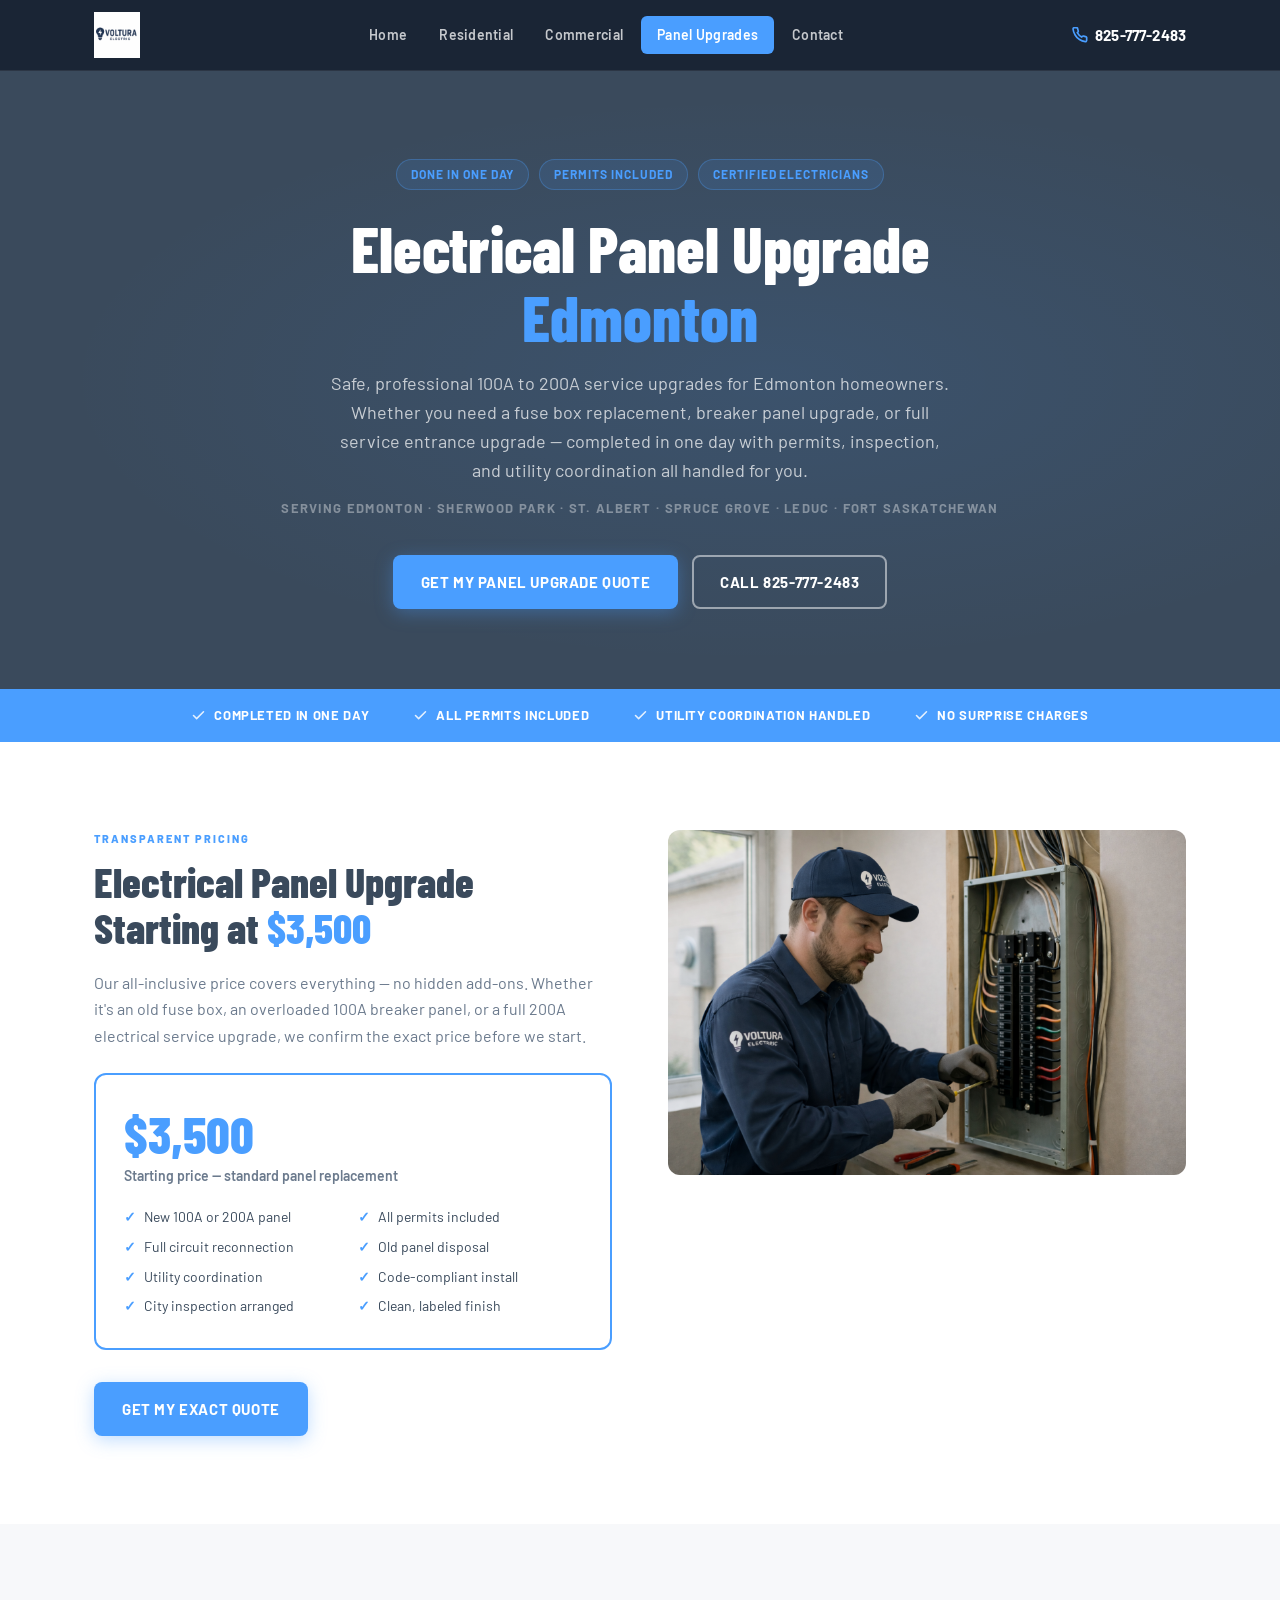
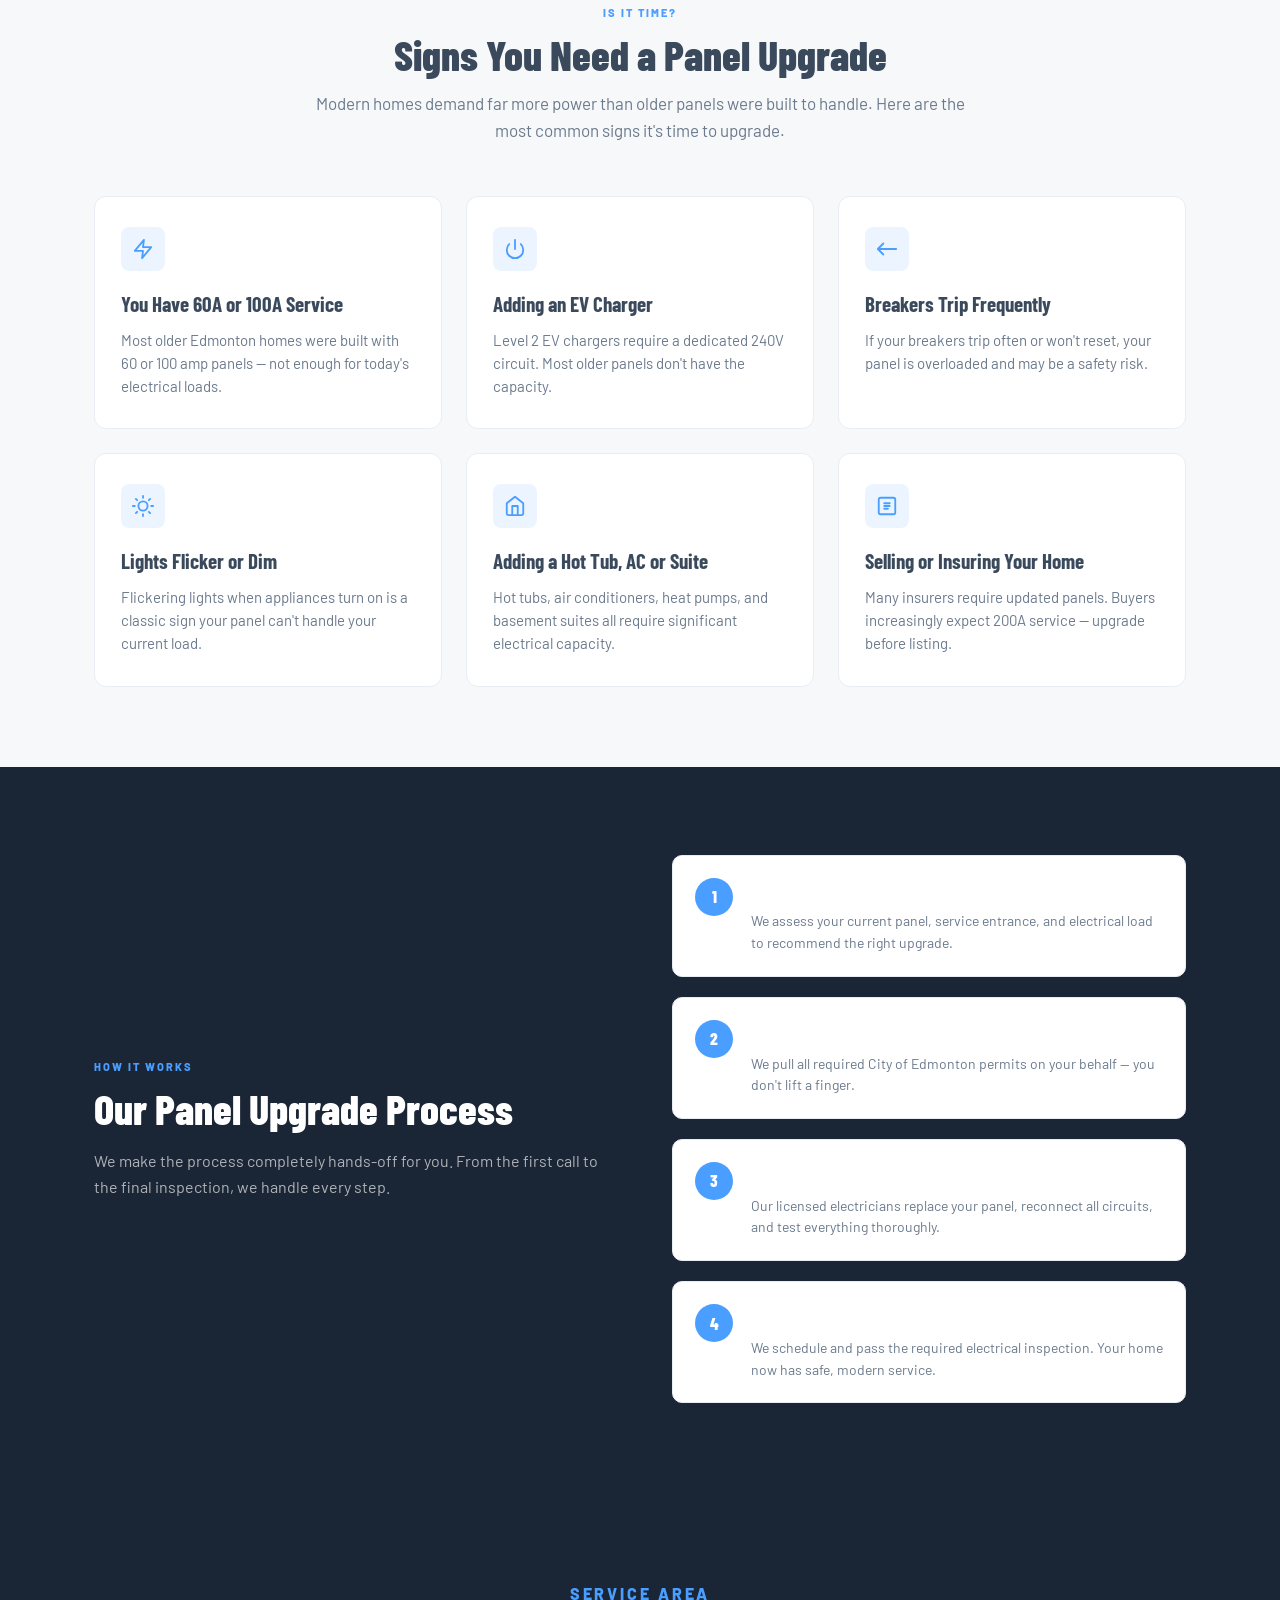
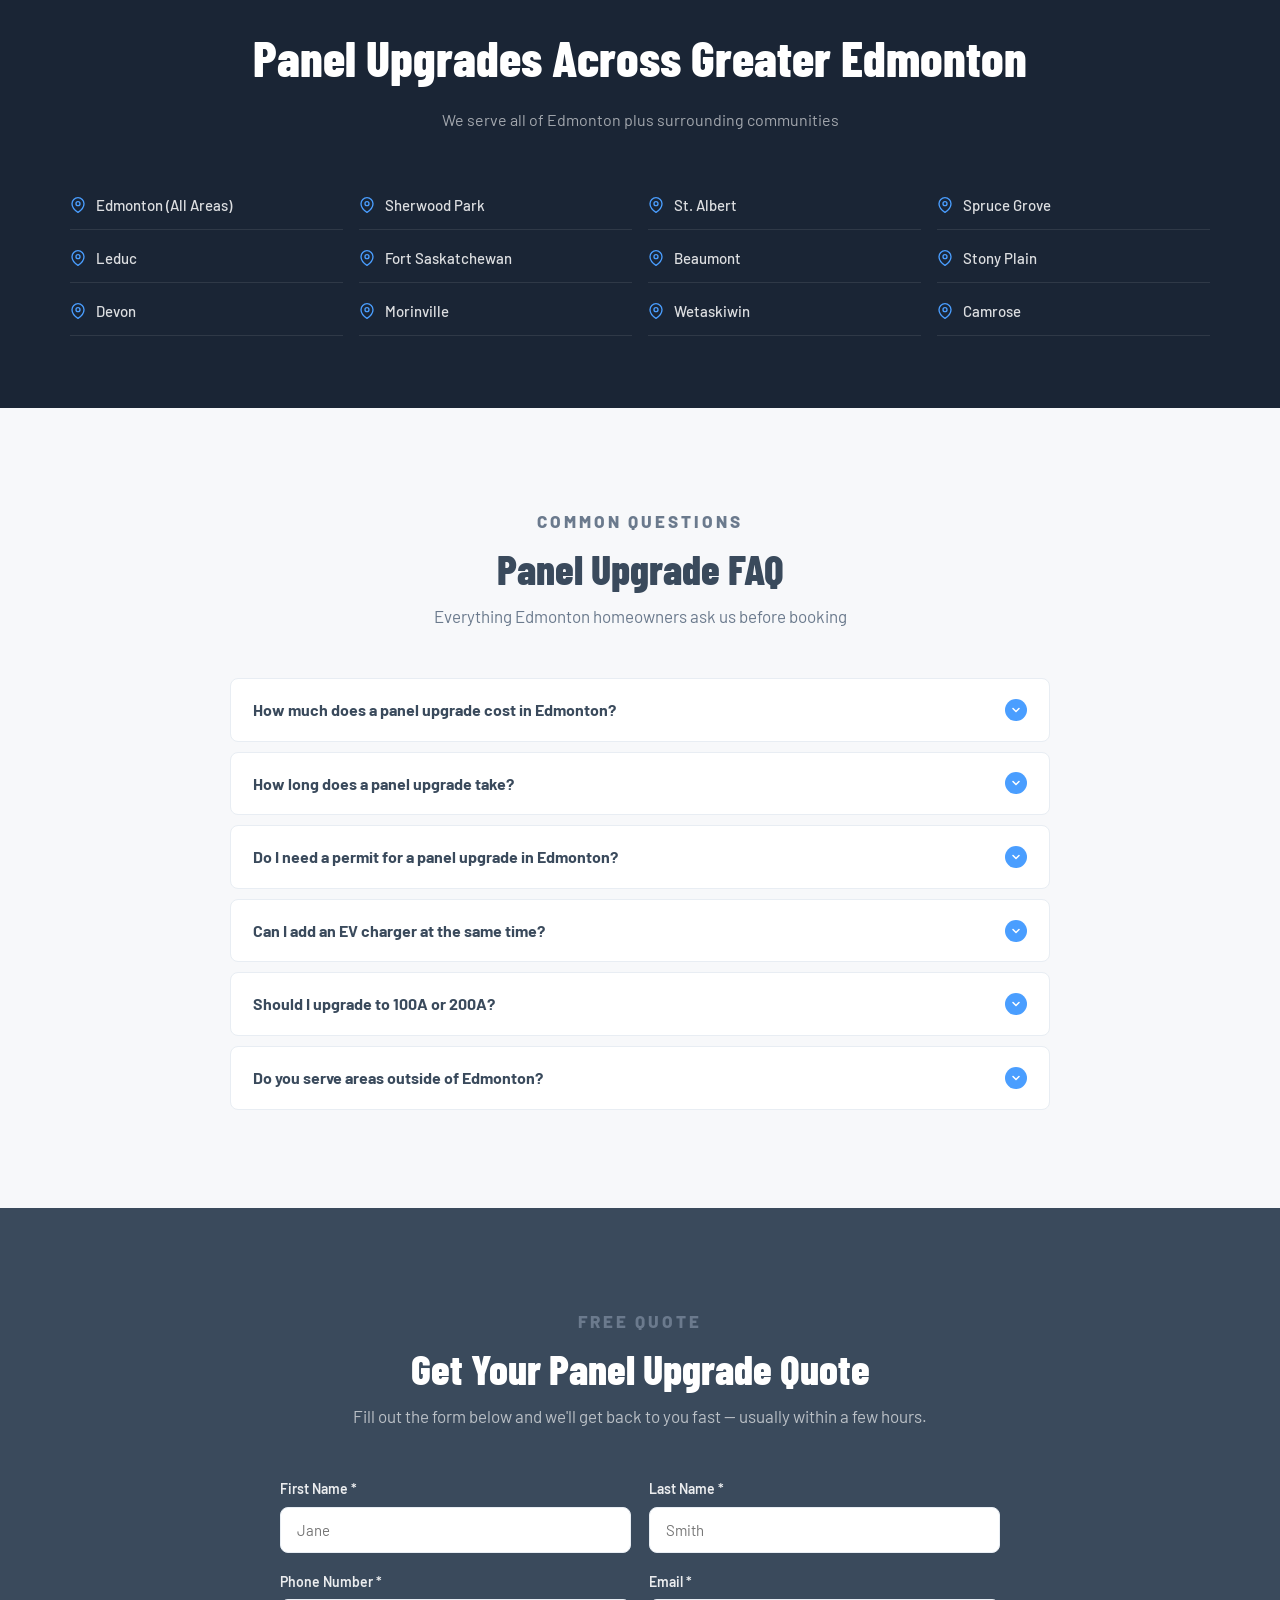
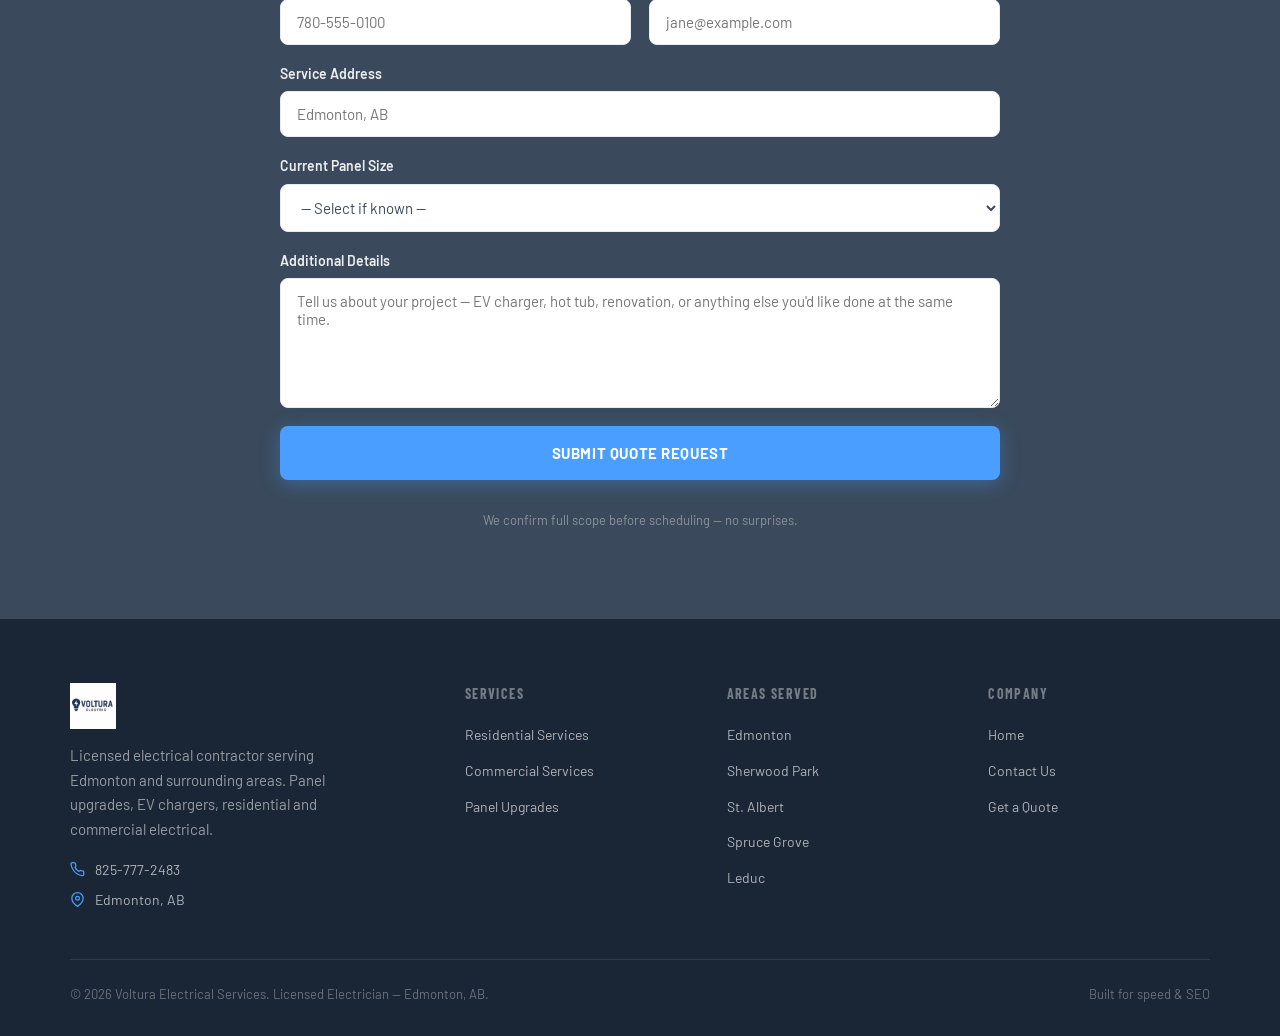
<file: panel-upgrade-edmonton/index.html>
<!DOCTYPE html>

<html lang="en">

<head>

  <meta charset="UTF-8">
  <link rel="icon" href="/favicon.ico" sizes="any">
  <link rel="icon" type="image/png" sizes="32x32" href="/images/favicon-32.png">
  <link rel="icon" type="image/png" sizes="16x16" href="/images/favicon-16.png">
  <link rel="apple-touch-icon" href="/images/favicon-apple.png">

  <meta name="viewport" content="width=device-width, initial-scale=1.0">

  <title>Electrical Panel Upgrade Edmonton | 200 Amp Service Upgrade | Voltura Electrical</title>

  <meta name="description" content="Panel upgrade Edmonton starting at $3,500. Fuse box replacement, breaker panel upgrade &amp; 200A service upgrades done in one day. Permits included. Serving Edmonton &amp; area — free quotes.">

  <link rel="canonical" href="https://volturaelectricalservices.com/panel-upgrade-edmonton/">

  <meta property="og:title" content="Electrical Panel Upgrade Edmonton | Voltura Electrical">

  <meta property="og:description" content="Professional panel upgrades in Edmonton starting at $3,500. Done in one day. Permits included. Free quotes.">

  <meta property="og:url" content="https://volturaelectricalservices.com/panel-upgrade-edmonton/">

  <meta property="og:type" content="website">
  <meta property="og:image" content="https://volturaelectricalservices.com/images/og-image.png">
  <meta property="og:image:width" content="1200">
  <meta property="og:image:height" content="630">
  <meta name="twitter:card" content="summary_large_image">
  <meta name="twitter:image" content="https://volturaelectricalservices.com/images/og-image.png">

  <script type="application/ld+json">

  {

    "@context": "https://schema.org",

    "@type": "Service",

    "name": "Electrical Panel Upgrade Edmonton",

    "provider": {

      "@type": "Electrician",

      "name": "Voltura Electrical Services",

      "telephone": "+18257772483",

      "address": {"@type": "PostalAddress", "addressLocality": "Edmonton", "addressRegion": "AB", "addressCountry": "CA"},

      "url": "https://volturaelectricalservices.com"

    },

    "areaServed": ["Edmonton","Sherwood Park","St. Albert","Spruce Grove","Leduc","Fort Saskatchewan"],

    "description": "Professional electrical panel upgrades in Edmonton. 100A to 200A service upgrades completed in one day with permits included.",

    "offers": {"@type": "Offer", "priceCurrency": "CAD", "price": "3500", "priceSpecification": {"@type": "UnitPriceSpecification", "price": "3500", "priceCurrency": "CAD", "unitText": "starting from"}}

  }

  </script>

  <script type="application/ld+json">
  {
    "@context": "https://schema.org",
    "@type": "FAQPage",
    "mainEntity": [
      {
        "@type": "Question",
        "name": "How much does a panel upgrade cost in Edmonton?",
        "acceptedAnswer": {
          "@type": "Answer",
          "text": "Voltura's standard 200A panel upgrade in Edmonton starts at $3,500 all-inclusive — covering the permit, City of Edmonton inspection fee, all labour, the new panel and breakers, disposal of the old panel, and EPCOR coordination for the power disconnect and reconnect. Final price depends on your service entrance condition, meter location, and any additional work required. We confirm your exact written price before any work begins."
        }
      },
      {
        "@type": "Question",
        "name": "How long does an electrical panel upgrade take?",
        "acceptedAnswer": {
          "@type": "Answer",
          "text": "Most residential panel upgrades in Edmonton are completed in a single day, typically 6–8 hours. Your power will be off while we disconnect, replace the panel, and reconnect at the meter. We coordinate with EPCOR in advance to minimize disruption to your household."
        }
      },
      {
        "@type": "Question",
        "name": "Do I need a permit for a panel upgrade in Edmonton?",
        "acceptedAnswer": {
          "@type": "Answer",
          "text": "Yes — all electrical panel upgrades in Edmonton require a permit under the Alberta Safety Codes Act, and a City of Edmonton electrical inspection must be completed before power is permanently restored. Voltura pulls the permit on your behalf and coordinates the inspection as a standard part of every panel upgrade. Working without a permit is illegal, voids your home insurance, and creates serious complications when selling your home."
        }
      },
      {
        "@type": "Question",
        "name": "Can I add an EV charger at the same time as my panel upgrade?",
        "acceptedAnswer": {
          "@type": "Answer",
          "text": "Yes — and we strongly recommend combining them. Adding a Level 2 EV charger (240V, 40–50A circuit) at the same time as your panel upgrade saves significantly on labour because the electrician is already on-site with the panel open. A new 200A panel ensures you have the capacity for one or two EV chargers plus future loads like air conditioning or a hot tub."
        }
      },
      {
        "@type": "Question",
        "name": "Should I upgrade to 100A or 200A service?",
        "acceptedAnswer": {
          "@type": "Answer",
          "text": "200A is the current standard for Edmonton residential homes and is what Voltura recommends for almost all upgrades. A 200A service gives you ample capacity for EV chargers, central air conditioning, electric ranges, hot tubs, and any future additions. We perform a load calculation as part of every quote to confirm the right service size for your property."
        }
      },
      {
        "@type": "Question",
        "name": "Do you perform panel upgrades outside of Edmonton?",
        "acceptedAnswer": {
          "@type": "Answer",
          "text": "Yes — Voltura Electrical Services performs panel upgrades throughout the greater Edmonton area including Sherwood Park, St. Albert, Spruce Grove, Leduc, Fort Saskatchewan, Beaumont, Stony Plain, Devon, Morinville, Wetaskiwin, Camrose, and surrounding communities within approximately 100 km of Edmonton."
        }
      }
    ]
  }
  </script>

  <script type="application/ld+json">
  {
    "@context": "https://schema.org",
    "@type": "BreadcrumbList",
    "itemListElement": [
      {"@type": "ListItem", "position": 1, "name": "Home", "item": "https://volturaelectricalservices.com/"},
      {"@type": "ListItem", "position": 2, "name": "Panel Upgrade Edmonton", "item": "https://volturaelectricalservices.com/panel-upgrade-edmonton/"}
    ]
  }
  </script>

  <link rel="preconnect" href="https://fonts.googleapis.com">

  <link rel="preconnect" href="https://fonts.gstatic.com" crossorigin>

  <link href="https://fonts.googleapis.com/css2?family=Barlow:wght@400;500;600;700&family=Barlow+Condensed:wght@600;700;800&display=swap" rel="stylesheet">

  <link rel="stylesheet" href="/css/style.css">

</head>

<body>



<!-- HEADER -->

<header class="site-header">

  <div class="header__inner">

    <a href="/" class="header__logo">
      <img src="/images/logo.png" alt="Voltura Electric" height="56" style="width:auto;display:block;">
    </a>

    <nav class="header__nav">

      <a href="/">Home</a>

      <a href="/residential-services/">Residential</a>

      <a href="/commercial-services/">Commercial</a>

      <a href="/panel-upgrade-edmonton/" class="nav--highlight active">Panel Upgrades</a>

      <a href="/contact/">Contact</a>

    </nav>

    <div class="header__cta">

      <a href="tel:+18257772483" class="header__phone">

        <svg width="16" height="16" viewBox="0 0 24 24" fill="none" stroke="currentColor" stroke-width="2.5" stroke-linecap="round" stroke-linejoin="round"><path d="M22 16.92v3a2 2 0 0 1-2.18 2 19.79 19.79 0 0 1-8.63-3.07A19.5 19.5 0 0 1 4.69 12 19.79 19.79 0 0 1 1.61 3.4 2 2 0 0 1 3.59 1h3a2 2 0 0 1 2 1.72c.127.96.361 1.903.7 2.81a2 2 0 0 1-.45 2.11L7.91 8.56a16 16 0 0 0 6.53 6.53l.97-.97a2 2 0 0 1 2.11-.45c.907.339 1.85.573 2.81.7A2 2 0 0 1 22 16.92z"/></svg>

        825-777-2483

      </a>

    </div>

    <button class="header__burger" id="burger" aria-label="Open menu">

      <svg width="24" height="24" viewBox="0 0 24 24" fill="none" stroke="currentColor" stroke-width="2.5" stroke-linecap="round"><line x1="3" y1="6" x2="21" y2="6"/><line x1="3" y1="12" x2="21" y2="12"/><line x1="3" y1="18" x2="21" y2="18"/></svg>

    </button>

  </div>

  <nav class="mobile-nav" id="mobile-nav">

    <a href="/">Home</a>

    <a href="/residential-services/">Residential Services</a>

    <a href="/commercial-services/">Commercial Services</a>

    <a href="/contact/">Contact</a>

    <a href="/panel-upgrade-edmonton/" class="nav--highlight">Panel Upgrades — Starting at $3,500</a>

  </nav>

</header>



<!-- HERO -->

<section class="pu-hero">

  <div class="pu-hero__inner wrap">

    <div class="hero__badges" style="justify-content:center;margin-bottom:24px;">

      <span class="hero__badge">Done In One Day</span>

      <span class="hero__badge">Permits Included</span>

      <span class="hero__badge">Certified Electricians</span>

    </div>

    <h1 style="font-family:var(--condensed);font-size:clamp(36px,6vw,64px);font-weight:800;line-height:1.07;margin-bottom:18px;">

      Electrical Panel Upgrade<br><em style="color:var(--blue);font-style:normal;">Edmonton</em>

    </h1>

    <p style="font-size:18px;color:rgba(255,255,255,.72);max-width:620px;margin:0 auto 14px;">Safe, professional 100A to 200A service upgrades for Edmonton homeowners. Whether you need a fuse box replacement, breaker panel upgrade, or full service entrance upgrade — completed in one day with permits, inspection, and utility coordination all handled for you.</p>

    <p style="font-size:13px;font-weight:700;letter-spacing:.1em;text-transform:uppercase;color:rgba(255,255,255,.38);margin-bottom:36px;">Serving Edmonton · Sherwood Park · St. Albert · Spruce Grove · Leduc · Fort Saskatchewan</p>

    <div style="display:flex;justify-content:center;gap:14px;flex-wrap:wrap;">

      <a href="#quote" class="btn btn--blue">Get My Panel Upgrade Quote</a>

      <a href="tel:+18257772483" class="btn btn--outline">Call 825-777-2483</a>

    </div>

  </div>

</section>



<!-- TRUST BAR -->

<div class="trust-bar">

  <div class="trust-bar__inner">

    <div class="trust-bar__item"><svg width="15" height="15" viewBox="0 0 24 24" fill="none" stroke="currentColor" stroke-width="2.5" stroke-linecap="round" stroke-linejoin="round"><polyline points="20 6 9 17 4 12"/></svg>Completed In One Day</div>

    <div class="trust-bar__item"><svg width="15" height="15" viewBox="0 0 24 24" fill="none" stroke="currentColor" stroke-width="2.5" stroke-linecap="round" stroke-linejoin="round"><polyline points="20 6 9 17 4 12"/></svg>All Permits Included</div>

    <div class="trust-bar__item"><svg width="15" height="15" viewBox="0 0 24 24" fill="none" stroke="currentColor" stroke-width="2.5" stroke-linecap="round" stroke-linejoin="round"><polyline points="20 6 9 17 4 12"/></svg>Utility Coordination Handled</div>

    <div class="trust-bar__item"><svg width="15" height="15" viewBox="0 0 24 24" fill="none" stroke="currentColor" stroke-width="2.5" stroke-linecap="round" stroke-linejoin="round"><polyline points="20 6 9 17 4 12"/></svg>No Surprise Charges</div>

  </div>

</div>



<!-- PRICE + WHAT YOU GET -->

<section style="padding:88px 24px;">

  <div class="wrap pu-pricing-grid">

    <div>

      <p class="section-label">Transparent Pricing</p>

      <h2 class="section-title" style="margin-bottom:20px;">Electrical Panel Upgrade<br>Starting at <span style="color:var(--blue);">$3,500</span></h2>

      <p style="font-size:16px;color:var(--gray);line-height:1.65;margin-bottom:24px;">Our all-inclusive price covers everything — no hidden add-ons. Whether it's an old fuse box, an overloaded 100A breaker panel, or a full 200A electrical service upgrade, we confirm the exact price before we start.</p>

      <div class="price-card">

        <div class="price-card__amount">$3,500</div>

        <div class="price-card__label">Starting price — standard panel replacement</div>

        <div class="price-card__includes">

          <div class="price-include">New 100A or 200A panel</div>

          <div class="price-include">All permits included</div>

          <div class="price-include">Full circuit reconnection</div>

          <div class="price-include">Old panel disposal</div>

          <div class="price-include">Utility coordination</div>

          <div class="price-include">Code-compliant install</div>

          <div class="price-include">City inspection arranged</div>

          <div class="price-include">Clean, labeled finish</div>

        </div>

      </div>

      <a href="#quote" class="btn btn--blue" style="margin-top:8px;">Get My Exact Quote</a>

    </div>

    <div>

      <div class="pu-img">

        <img src="/images/panel-upgrade-2.png" alt="Voltura electrician completing a panel upgrade in Edmonton" width="560" height="420" loading="lazy">

      </div>

    </div>

  </div>

</section>



<!-- WHEN DO YOU NEED AN UPGRADE -->

<section class="pu-section pu-section--gray">

  <div class="wrap" style="max-width:1140px;margin:0 auto;">

    <div style="text-align:center;max-width:660px;margin:0 auto 52px;">

      <p class="section-label">Is It Time?</p>

      <h2 class="section-title">Signs You Need a Panel Upgrade</h2>

      <p style="font-size:17px;color:var(--gray);margin-top:12px;">Modern homes demand far more power than older panels were built to handle. Here are the most common signs it's time to upgrade.</p>

    </div>

    <div class="why__grid" style="max-width:1140px;margin:0 auto;">

      <div class="why__card">

        <div class="why__card-icon"><svg viewBox="0 0 24 24" fill="none" stroke="currentColor" stroke-width="2" stroke-linecap="round" stroke-linejoin="round" width="22" height="22"><polygon points="13 2 3 14 12 14 11 22 21 10 12 10 13 2"/></svg></div>

        <h3>You Have 60A or 100A Service</h3>

        <p>Most older Edmonton homes were built with 60 or 100 amp panels — not enough for today's electrical loads.</p>

      </div>

      <div class="why__card">

        <div class="why__card-icon"><svg viewBox="0 0 24 24" fill="none" stroke="currentColor" stroke-width="2" stroke-linecap="round" stroke-linejoin="round" width="22" height="22"><path d="M18.36 6.64a9 9 0 1 1-12.73 0"/><line x1="12" y1="2" x2="12" y2="12"/></svg></div>

        <h3>Adding an EV Charger</h3>

        <p>Level 2 EV chargers require a dedicated 240V circuit. Most older panels don't have the capacity.</p>

      </div>

      <div class="why__card">

        <div class="why__card-icon"><svg viewBox="0 0 24 24" fill="none" stroke="currentColor" stroke-width="2" stroke-linecap="round" stroke-linejoin="round" width="22" height="22"><path d="M2 12h20M2 12l6-6M2 12l6 6"/></svg></div>

        <h3>Breakers Trip Frequently</h3>

        <p>If your breakers trip often or won't reset, your panel is overloaded and may be a safety risk.</p>

      </div>

      <div class="why__card">

        <div class="why__card-icon"><svg viewBox="0 0 24 24" fill="none" stroke="currentColor" stroke-width="2" stroke-linecap="round" stroke-linejoin="round" width="22" height="22"><circle cx="12" cy="12" r="5"/><line x1="12" y1="1" x2="12" y2="3"/><line x1="12" y1="21" x2="12" y2="23"/><line x1="4.22" y1="4.22" x2="5.64" y2="5.64"/><line x1="18.36" y1="18.36" x2="19.78" y2="19.78"/><line x1="1" y1="12" x2="3" y2="12"/><line x1="21" y1="12" x2="23" y2="12"/><line x1="4.22" y1="19.78" x2="5.64" y2="18.36"/><line x1="18.36" y1="5.64" x2="19.78" y2="4.22"/></svg></div>

        <h3>Lights Flicker or Dim</h3>

        <p>Flickering lights when appliances turn on is a classic sign your panel can't handle your current load.</p>

      </div>

      <div class="why__card">

        <div class="why__card-icon"><svg viewBox="0 0 24 24" fill="none" stroke="currentColor" stroke-width="2" stroke-linecap="round" stroke-linejoin="round" width="22" height="22"><path d="M3 9l9-7 9 7v11a2 2 0 0 1-2 2H5a2 2 0 0 1-2-2z"/><polyline points="9 22 9 12 15 12 15 22"/></svg></div>

        <h3>Adding a Hot Tub, AC or Suite</h3>

        <p>Hot tubs, air conditioners, heat pumps, and basement suites all require significant electrical capacity.</p>

      </div>

      <div class="why__card">

        <div class="why__card-icon"><svg viewBox="0 0 24 24" fill="none" stroke="currentColor" stroke-width="2" stroke-linecap="round" stroke-linejoin="round" width="22" height="22"><rect x="3" y="3" width="18" height="18" rx="2"/><path d="M9 9h6M9 12h6M9 15h4"/></svg></div>

        <h3>Selling or Insuring Your Home</h3>

        <p>Many insurers require updated panels. Buyers increasingly expect 200A service — upgrade before listing.</p>

      </div>

    </div>

  </div>

</section>



<!-- OUR PROCESS -->

<section style="padding:88px 24px;background:var(--navy3);color:var(--white);">

  <div class="wrap pu-process-grid">

    <div>

      <p class="section-label">How It Works</p>

      <h2 style="font-family:var(--condensed);font-size:clamp(28px,4vw,42px);font-weight:800;line-height:1.1;color:var(--white);margin-bottom:16px;">Our Panel Upgrade Process</h2>

      <p style="font-size:16px;color:rgba(255,255,255,.65);line-height:1.65;">We make the process completely hands-off for you. From the first call to the final inspection, we handle every step.</p>

    </div>

    <div class="how__steps">

      <div class="how__step">

        <div class="how__step-num">1</div>

        <div class="how__step-text">

          <h4>Free On-Site Assessment</h4>

          <p>We assess your current panel, service entrance, and electrical load to recommend the right upgrade.</p>

        </div>

      </div>

      <div class="how__step">

        <div class="how__step-num">2</div>

        <div class="how__step-text">

          <h4>Permit Application</h4>

          <p>We pull all required City of Edmonton permits on your behalf — you don't lift a finger.</p>

        </div>

      </div>

      <div class="how__step">

        <div class="how__step-num">3</div>

        <div class="how__step-text">

          <h4>Upgrade Day — Done in One Day</h4>

          <p>Our licensed electricians replace your panel, reconnect all circuits, and test everything thoroughly.</p>

        </div>

      </div>

      <div class="how__step">

        <div class="how__step-num">4</div>

        <div class="how__step-text">

          <h4>Inspection &amp; Closeout</h4>

          <p>We schedule and pass the required electrical inspection. Your home now has safe, modern service.</p>

        </div>

      </div>

    </div>

  </div>

</section>



<!-- AREAS -->

<section class="areas">

  <div class="areas__inner">

    <div class="areas__header">

      <p class="section-label">Service Area</p>

      <h2>Panel Upgrades Across Greater Edmonton</h2>

      <p>We serve all of Edmonton plus surrounding communities</p>

    </div>

    <div class="areas__grid">

      <div class="areas__item"><svg viewBox="0 0 24 24" fill="none" stroke="currentColor" stroke-width="2" stroke-linecap="round" stroke-linejoin="round"><path d="M21 10c0 7-9 13-9 13s-9-6-9-13a9 9 0 0 1 18 0z"/><circle cx="12" cy="10" r="3"/></svg>Edmonton (All Areas)</div>

      <div class="areas__item"><svg viewBox="0 0 24 24" fill="none" stroke="currentColor" stroke-width="2" stroke-linecap="round" stroke-linejoin="round"><path d="M21 10c0 7-9 13-9 13s-9-6-9-13a9 9 0 0 1 18 0z"/><circle cx="12" cy="10" r="3"/></svg>Sherwood Park</div>

      <div class="areas__item"><svg viewBox="0 0 24 24" fill="none" stroke="currentColor" stroke-width="2" stroke-linecap="round" stroke-linejoin="round"><path d="M21 10c0 7-9 13-9 13s-9-6-9-13a9 9 0 0 1 18 0z"/><circle cx="12" cy="10" r="3"/></svg>St. Albert</div>

      <div class="areas__item"><svg viewBox="0 0 24 24" fill="none" stroke="currentColor" stroke-width="2" stroke-linecap="round" stroke-linejoin="round"><path d="M21 10c0 7-9 13-9 13s-9-6-9-13a9 9 0 0 1 18 0z"/><circle cx="12" cy="10" r="3"/></svg>Spruce Grove</div>

      <div class="areas__item"><svg viewBox="0 0 24 24" fill="none" stroke="currentColor" stroke-width="2" stroke-linecap="round" stroke-linejoin="round"><path d="M21 10c0 7-9 13-9 13s-9-6-9-13a9 9 0 0 1 18 0z"/><circle cx="12" cy="10" r="3"/></svg>Leduc</div>

      <div class="areas__item"><svg viewBox="0 0 24 24" fill="none" stroke="currentColor" stroke-width="2" stroke-linecap="round" stroke-linejoin="round"><path d="M21 10c0 7-9 13-9 13s-9-6-9-13a9 9 0 0 1 18 0z"/><circle cx="12" cy="10" r="3"/></svg>Fort Saskatchewan</div>

      <div class="areas__item"><svg viewBox="0 0 24 24" fill="none" stroke="currentColor" stroke-width="2" stroke-linecap="round" stroke-linejoin="round"><path d="M21 10c0 7-9 13-9 13s-9-6-9-13a9 9 0 0 1 18 0z"/><circle cx="12" cy="10" r="3"/></svg>Beaumont</div>

      <div class="areas__item"><svg viewBox="0 0 24 24" fill="none" stroke="currentColor" stroke-width="2" stroke-linecap="round" stroke-linejoin="round"><path d="M21 10c0 7-9 13-9 13s-9-6-9-13a9 9 0 0 1 18 0z"/><circle cx="12" cy="10" r="3"/></svg>Stony Plain</div>

      <div class="areas__item"><svg viewBox="0 0 24 24" fill="none" stroke="currentColor" stroke-width="2" stroke-linecap="round" stroke-linejoin="round"><path d="M21 10c0 7-9 13-9 13s-9-6-9-13a9 9 0 0 1 18 0z"/><circle cx="12" cy="10" r="3"/></svg>Devon</div>

      <div class="areas__item"><svg viewBox="0 0 24 24" fill="none" stroke="currentColor" stroke-width="2" stroke-linecap="round" stroke-linejoin="round"><path d="M21 10c0 7-9 13-9 13s-9-6-9-13a9 9 0 0 1 18 0z"/><circle cx="12" cy="10" r="3"/></svg>Morinville</div>

      <div class="areas__item"><svg viewBox="0 0 24 24" fill="none" stroke="currentColor" stroke-width="2" stroke-linecap="round" stroke-linejoin="round"><path d="M21 10c0 7-9 13-9 13s-9-6-9-13a9 9 0 0 1 18 0z"/><circle cx="12" cy="10" r="3"/></svg>Wetaskiwin</div>

      <div class="areas__item"><svg viewBox="0 0 24 24" fill="none" stroke="currentColor" stroke-width="2" stroke-linecap="round" stroke-linejoin="round"><path d="M21 10c0 7-9 13-9 13s-9-6-9-13a9 9 0 0 1 18 0z"/><circle cx="12" cy="10" r="3"/></svg>Camrose</div>

    </div>

  </div>

</section>



<!-- FAQ -->

<section class="faq">

  <div class="faq__inner">

    <div class="faq__header">

      <p class="section-label">Common Questions</p>

      <h2 class="section-title">Panel Upgrade FAQ</h2>

      <p>Everything Edmonton homeowners ask us before booking</p>

    </div>

    <details class="faq__item">
      <summary class="faq__question">How much does a panel upgrade cost in Edmonton?<span class="faq__icon"><svg width="12" height="12" viewBox="0 0 24 24" fill="none" stroke="white" stroke-width="3" stroke-linecap="round" stroke-linejoin="round"><polyline points="6 9 12 15 18 9"/></svg></span></summary>
      <div class="faq__answer">Voltura's standard 200A panel upgrade in Edmonton starts at $3,500 all-inclusive &mdash; this covers the permit, City of Edmonton inspection fee, all labour, the new panel and breakers, disposal of the old panel, and coordination with EPCOR for the power disconnect and reconnect. Final price depends on your service entrance condition, meter location, and whether any additional work is required (such as grounding upgrades or meter base replacement). We confirm your exact written price before any work begins.</div>
    </details>

    <details class="faq__item">
      <summary class="faq__question">How long does a panel upgrade take?<span class="faq__icon"><svg width="12" height="12" viewBox="0 0 24 24" fill="none" stroke="white" stroke-width="3" stroke-linecap="round" stroke-linejoin="round"><polyline points="6 9 12 15 18 9"/></svg></span></summary>
      <div class="faq__answer">Most residential panel upgrades in Edmonton are completed in a single day, typically 6&ndash;8 hours. Your power will be off while we disconnect, replace the panel, and reconnect at the meter. We coordinate with EPCOR in advance and schedule the job at a time that minimizes disruption to your household. Complex jobs involving service entrance replacement or large conduit runs may require a second day.</div>
    </details>

    <details class="faq__item">
      <summary class="faq__question">Do I need a permit for a panel upgrade in Edmonton?<span class="faq__icon"><svg width="12" height="12" viewBox="0 0 24 24" fill="none" stroke="white" stroke-width="3" stroke-linecap="round" stroke-linejoin="round"><polyline points="6 9 12 15 18 9"/></svg></span></summary>
      <div class="faq__answer">Yes &mdash; all electrical panel upgrades in Edmonton require an electrical permit under the Alberta Safety Codes Act, and a City of Edmonton electrical inspection must be completed before power is permanently restored. Voltura pulls the permit on your behalf and coordinates the inspection as a standard part of every panel upgrade. Working without a permit is illegal, voids your home insurance, and creates serious complications when selling your home.</div>
    </details>

    <details class="faq__item">
      <summary class="faq__question">Can I add an EV charger at the same time?<span class="faq__icon"><svg width="12" height="12" viewBox="0 0 24 24" fill="none" stroke="white" stroke-width="3" stroke-linecap="round" stroke-linejoin="round"><polyline points="6 9 12 15 18 9"/></svg></span></summary>
      <div class="faq__answer">Yes &mdash; and we strongly recommend combining them. Adding a Level 2 EV charger (240V, 40&ndash;50A circuit) at the same time as your panel upgrade saves significantly on labour because the electrician is already on-site with the panel open. A new 200A panel ensures you have the capacity for one or two EV chargers plus future loads like air conditioning or a hot tub. We include the EV charger circuit in the same permit, so there is no additional permit cost.</div>
    </details>

    <details class="faq__item">
      <summary class="faq__question">Should I upgrade to 100A or 200A?<span class="faq__icon"><svg width="12" height="12" viewBox="0 0 24 24" fill="none" stroke="white" stroke-width="3" stroke-linecap="round" stroke-linejoin="round"><polyline points="6 9 12 15 18 9"/></svg></span></summary>
      <div class="faq__answer">200A is the current standard for Edmonton residential homes and is what Voltura recommends for almost all upgrades. A 200A service gives you ample capacity for EV chargers, central air conditioning, electric ranges, hot tubs, and any future additions. 100A panels are generally only appropriate for small homes or suites with minimal electrical load. We perform a load calculation as part of every quote to confirm the right service size for your property.</div>
    </details>

    <details class="faq__item">
      <summary class="faq__question">Do you serve areas outside of Edmonton?<span class="faq__icon"><svg width="12" height="12" viewBox="0 0 24 24" fill="none" stroke="white" stroke-width="3" stroke-linecap="round" stroke-linejoin="round"><polyline points="6 9 12 15 18 9"/></svg></span></summary>
      <div class="faq__answer">Yes &mdash; Voltura Electrical Services performs panel upgrades throughout the greater Edmonton area. Our service area includes Sherwood Park, St. Albert, Spruce Grove, Leduc, Fort Saskatchewan, Beaumont, Stony Plain, Devon, Morinville, Wetaskiwin, Camrose, and surrounding communities within approximately 100 km of Edmonton. Call 825-777-2483 to confirm availability in your area and get a free quote.</div>
    </details>

  </div>

</section>



<!-- QUOTE FORM -->

<section class="contact-section" id="quote" style="background:var(--navy);color:var(--white);">

  <div class="contact-section__inner">

    <div class="contact-section__header">

      <p class="section-label">Free Quote</p>

      <h2 class="section-title" style="color:var(--white);">Get Your Panel Upgrade Quote</h2>

      <p style="color:rgba(255,255,255,.65);margin-top:12px;">Fill out the form below and we'll get back to you fast — usually within a few hours.</p>

    </div>

    <form class="contact-form" action="https://formsubmit.co/volturaelectric7@gmail.com" method="POST">
      <input type="hidden" name="_subject" value="Panel Upgrade Quote Request" />
      <input type="hidden" name="_captcha" value="false" />
      <input type="hidden" name="_next" value="https://volturaelectricalservices.com/panel-upgrade-edmonton/?sent=1" />

      <div class="form-row">

        <div class="form-group">

          <label for="fname">First Name *</label>

          <input type="text" id="fname" name="first_name" placeholder="Jane" required>

        </div>

        <div class="form-group">

          <label for="lname">Last Name *</label>

          <input type="text" id="lname" name="last_name" placeholder="Smith" required>

        </div>

      </div>

      <div class="form-row">

        <div class="form-group">

          <label for="phone">Phone Number *</label>

          <input type="tel" id="phone" name="phone" placeholder="780-555-0100" required>

        </div>

        <div class="form-group">

          <label for="email">Email *</label>

          <input type="email" id="email" name="email" placeholder="jane@example.com" required>

        </div>

      </div>

      <div class="form-group">

        <label for="address">Service Address</label>

        <input type="text" id="address" name="address" placeholder="Edmonton, AB">

      </div>

      <div class="form-group">

        <label for="service">Current Panel Size</label>

        <select id="service" name="current_panel">

          <option value="">— Select if known —</option>

          <option>60 Amp</option>

          <option>100 Amp</option>

          <option>125 Amp</option>

          <option>Not sure</option>

        </select>

      </div>

      <div class="form-group">

        <label for="message">Additional Details</label>

        <textarea id="message" name="message" placeholder="Tell us about your project — EV charger, hot tub, renovation, or anything else you'd like done at the same time."></textarea>

      </div>

      <div class="form-submit">

        <button type="submit" class="btn btn--blue" style="width:100%;justify-content:center;padding:16px;">Submit Quote Request</button>

      </div>

      <p style="text-align:center;font-size:13px;color:rgba(255,255,255,.4);margin-top:12px;">We confirm full scope before scheduling — no surprises.</p>

    </form>

  </div>

</section>



<!-- FOOTER -->

<footer class="site-footer">

  <div class="footer__inner">

    <div class="footer__grid">

      <div class="footer__brand">

        <a href="/" class="header__logo">
          <img src="/images/logo.png" alt="Voltura Electric" height="56" style="width:auto;display:block;">
        </a>

        <p>Licensed electrical contractor serving Edmonton and surrounding areas. Panel upgrades, EV chargers, residential and commercial electrical.</p>

        <div class="footer__nap">

          <div class="footer__nap-item"><svg width="15" height="15" viewBox="0 0 24 24" fill="none" stroke="currentColor" stroke-width="2" stroke-linecap="round" stroke-linejoin="round"><path d="M22 16.92v3a2 2 0 0 1-2.18 2 19.79 19.79 0 0 1-8.63-3.07A19.5 19.5 0 0 1 4.69 12 19.79 19.79 0 0 1 1.61 3.4 2 2 0 0 1 3.59 1h3a2 2 0 0 1 2 1.72c.127.96.361 1.903.7 2.81a2 2 0 0 1-.45 2.11L7.91 8.56a16 16 0 0 0 6.53 6.53l.97-.97a2 2 0 0 1 2.11-.45c.907.339 1.85.573 2.81.7A2 2 0 0 1 22 16.92z"/></svg><a href="tel:+18257772483">825-777-2483</a></div>

          <div class="footer__nap-item"><svg width="15" height="15" viewBox="0 0 24 24" fill="none" stroke="currentColor" stroke-width="2" stroke-linecap="round" stroke-linejoin="round"><path d="M21 10c0 7-9 13-9 13s-9-6-9-13a9 9 0 0 1 18 0z"/><circle cx="12" cy="10" r="3"/></svg>Edmonton, AB</div>

        </div>

      </div>

      <div class="footer__col"><h4>Services</h4><ul><li><a href="/residential-services/">Residential Services</a></li><li><a href="/commercial-services/">Commercial Services</a></li><li><a href="/panel-upgrade-edmonton/">Panel Upgrades</a></li></ul></div>

      <div class="footer__col"><h4>Areas Served</h4><ul><li><a href="/panel-upgrade-edmonton/">Edmonton</a></li><li><a href="/panel-upgrade-edmonton/">Sherwood Park</a></li><li><a href="/panel-upgrade-edmonton/">St. Albert</a></li><li><a href="/panel-upgrade-edmonton/">Spruce Grove</a></li><li><a href="/panel-upgrade-edmonton/">Leduc</a></li></ul></div>

      <div class="footer__col"><h4>Company</h4><ul><li><a href="/">Home</a></li><li><a href="/contact/">Contact Us</a></li><li><a href="/panel-upgrade-edmonton/">Get a Quote</a></li></ul></div>

    </div>

    <div class="footer__bottom">

      <p>&copy; 2026 Voltura Electrical Services. Licensed Electrician — Edmonton, AB.</p>

      <p>Built for speed &amp; SEO</p>

    </div>

  </div>

</footer>




<script src="/js/nav.js"></script>

</body>

</html>
</file>
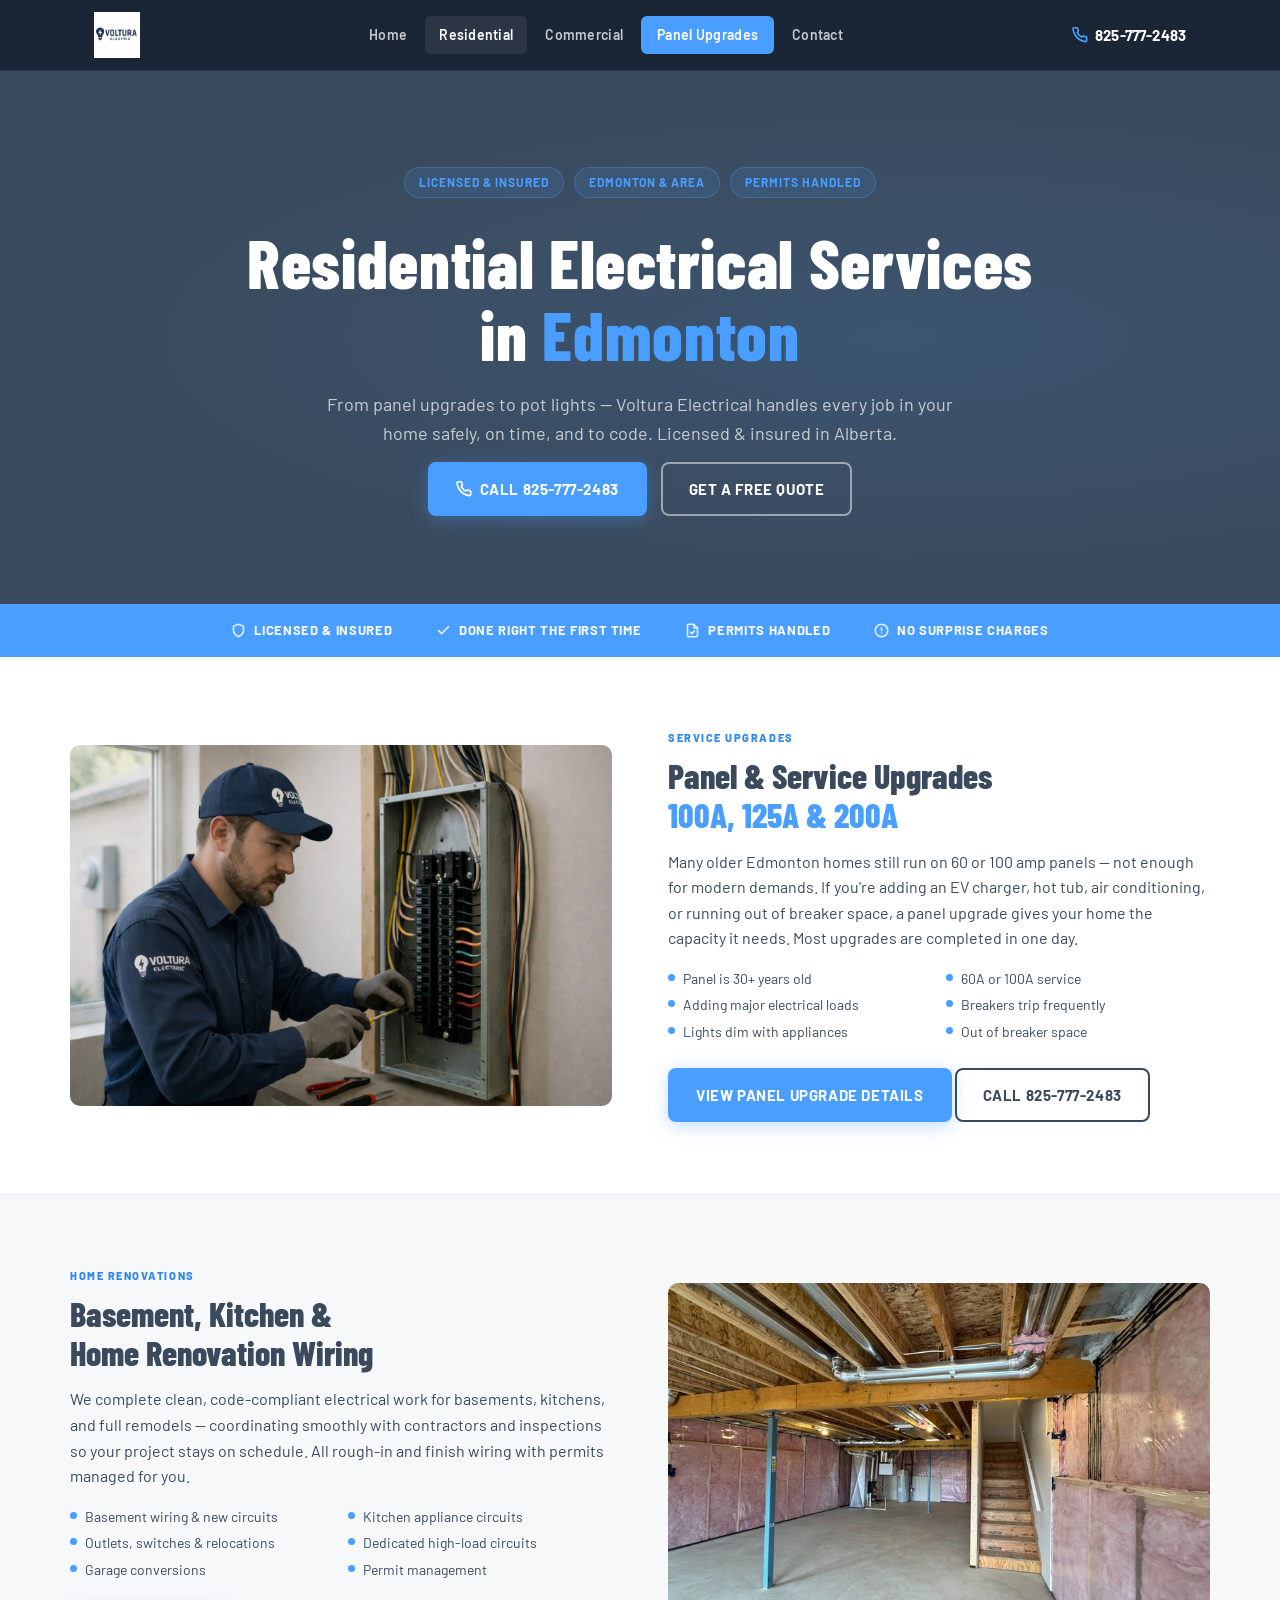
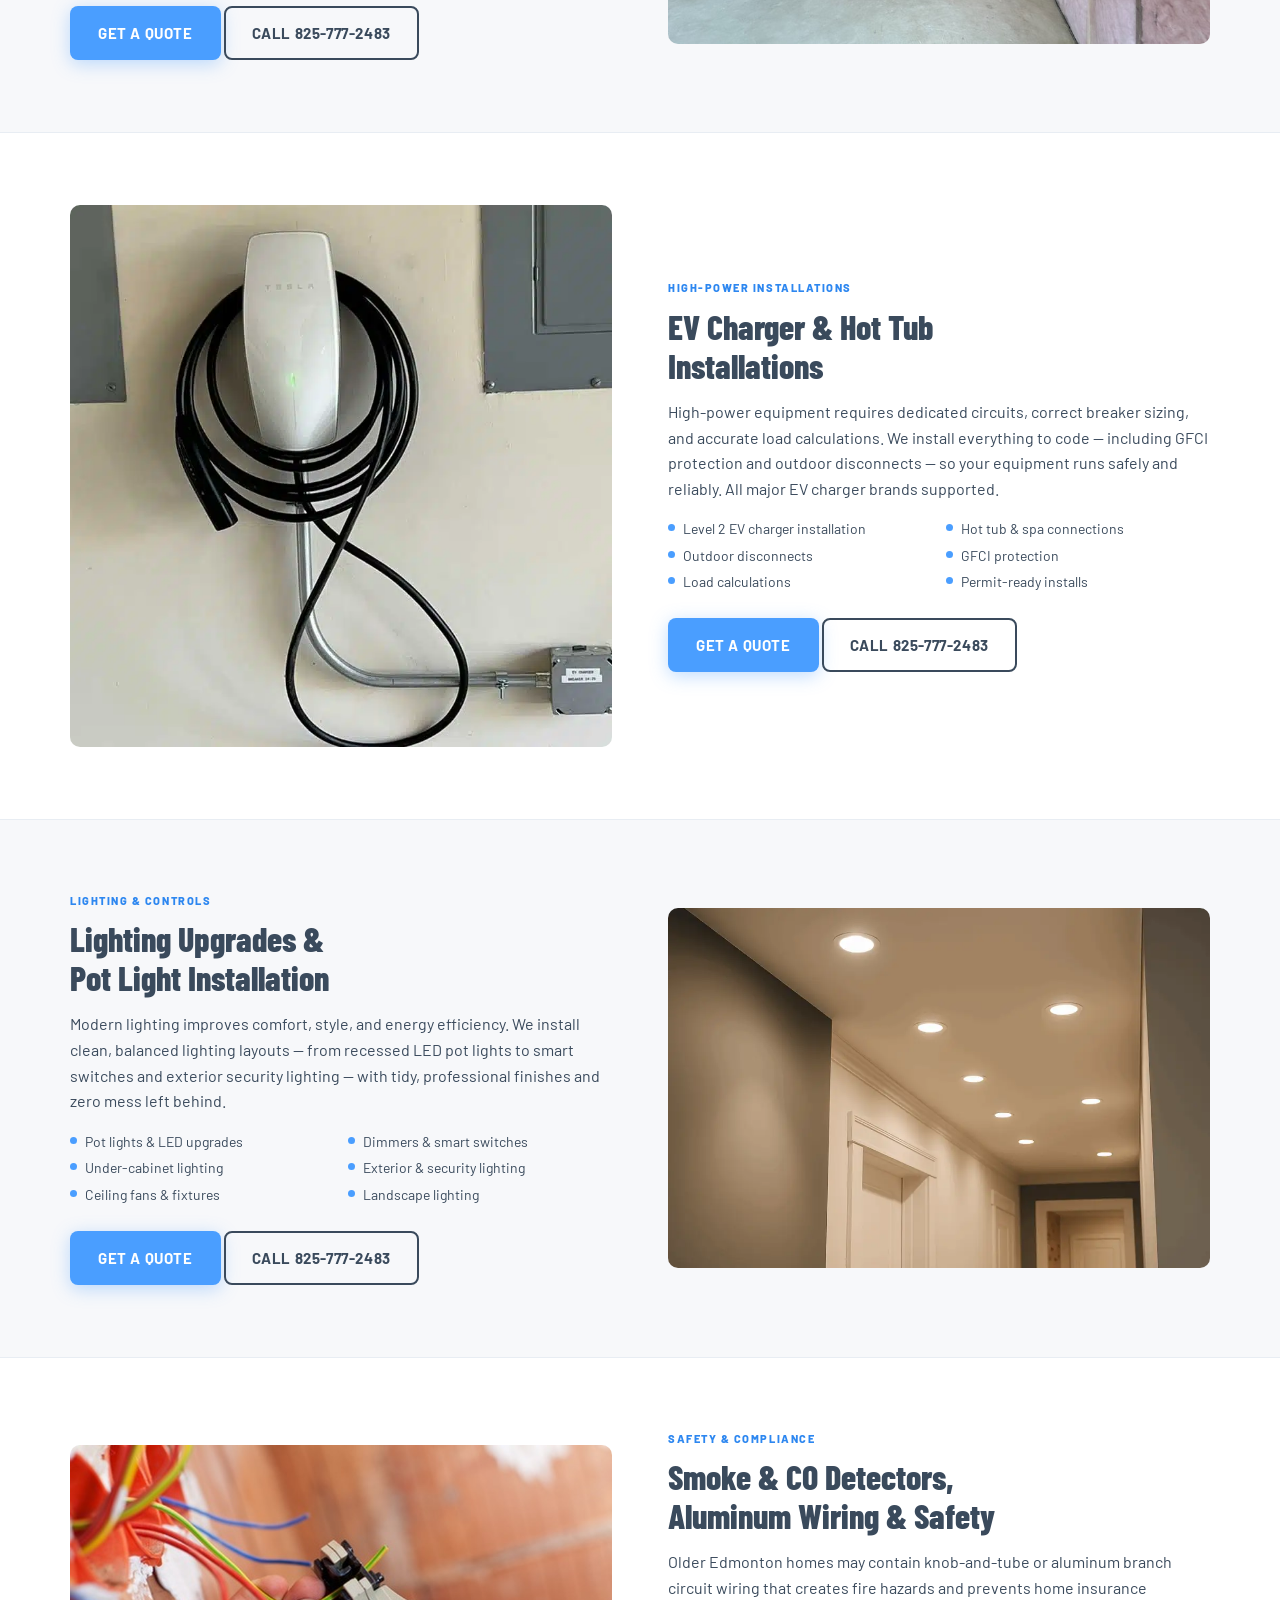
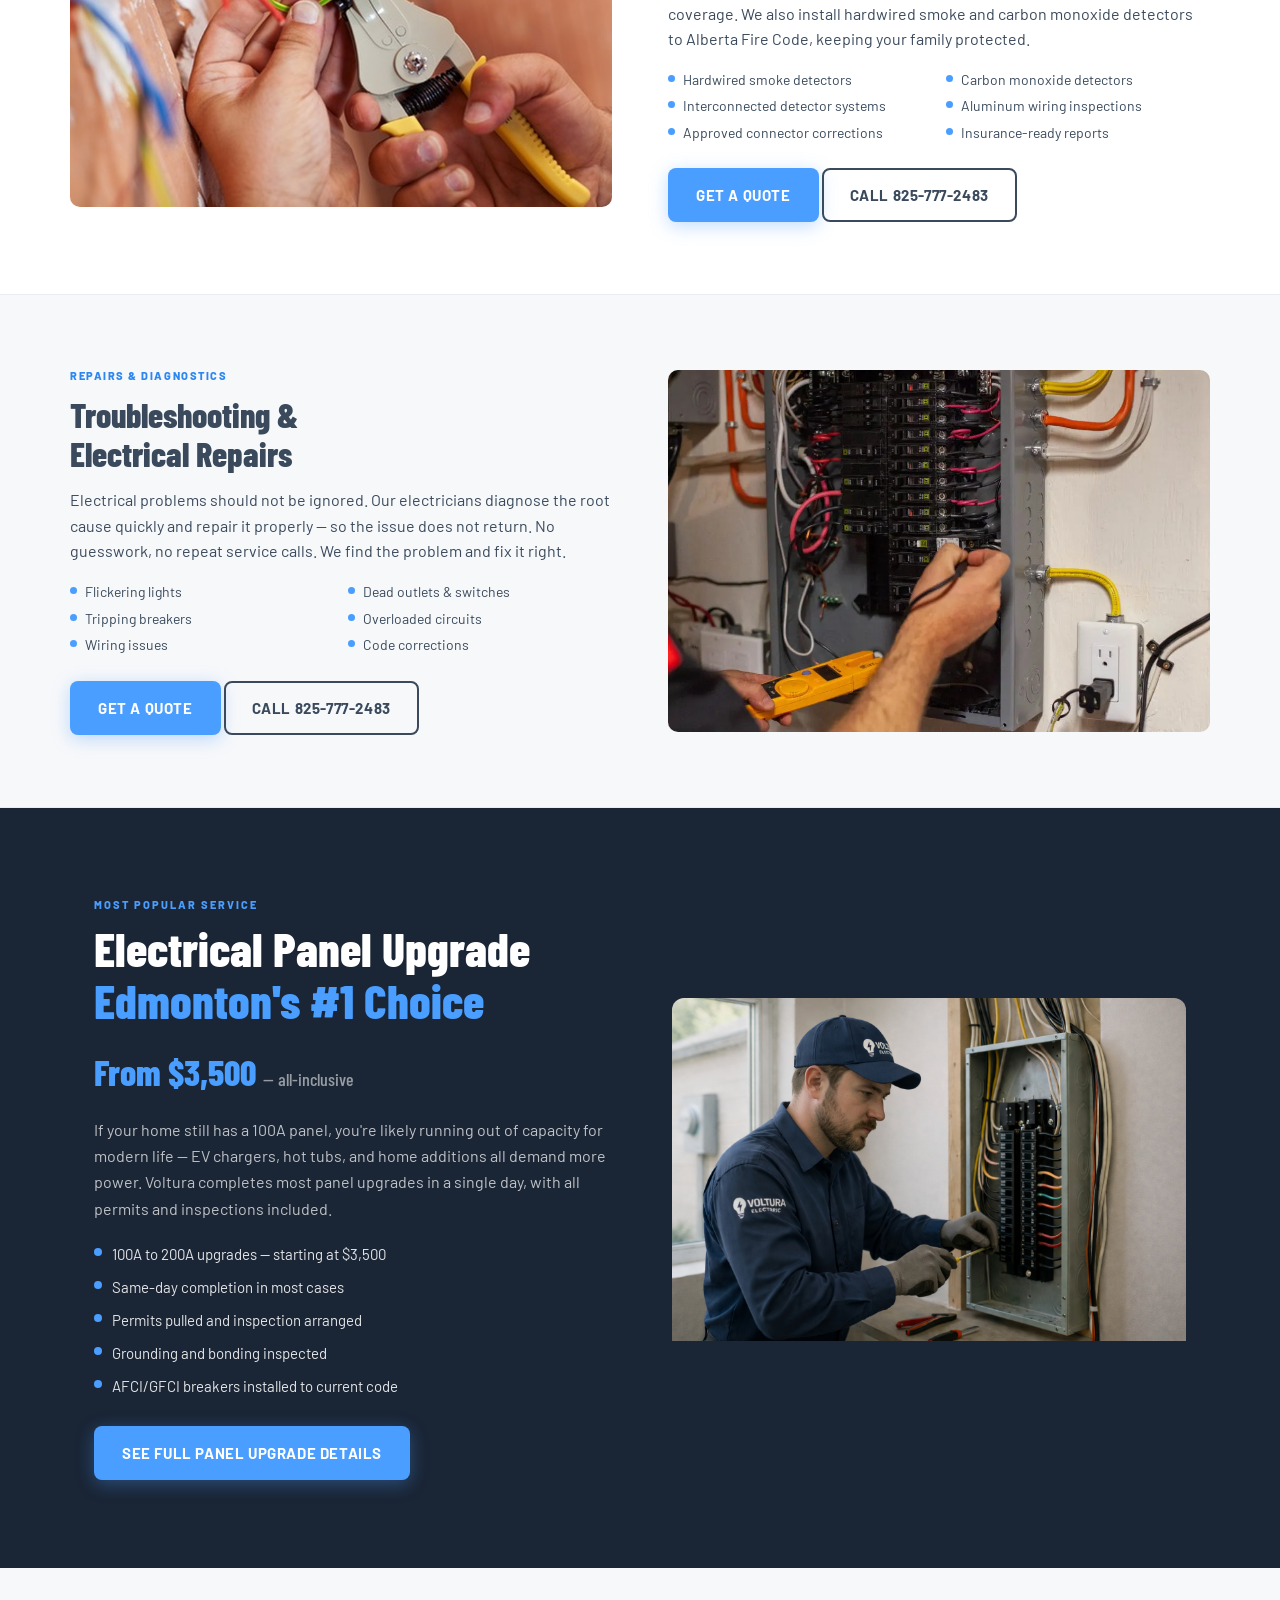
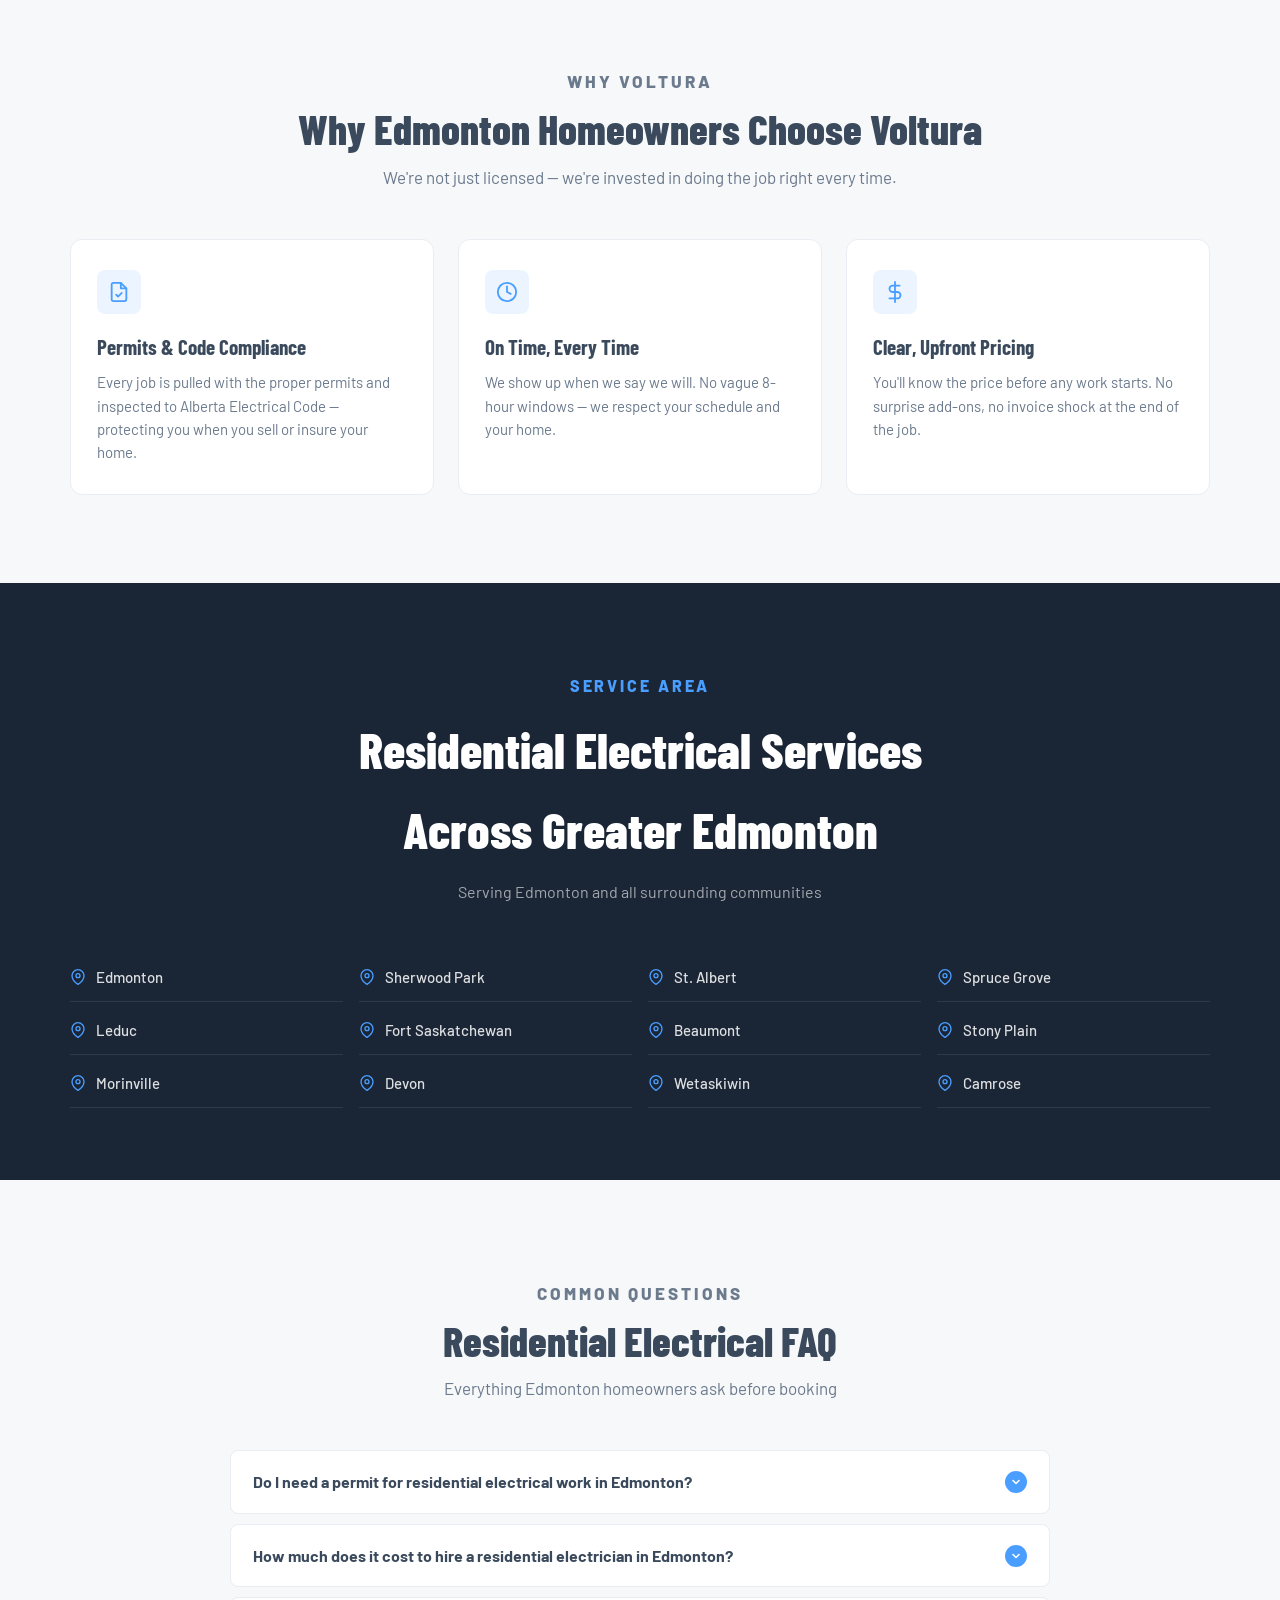
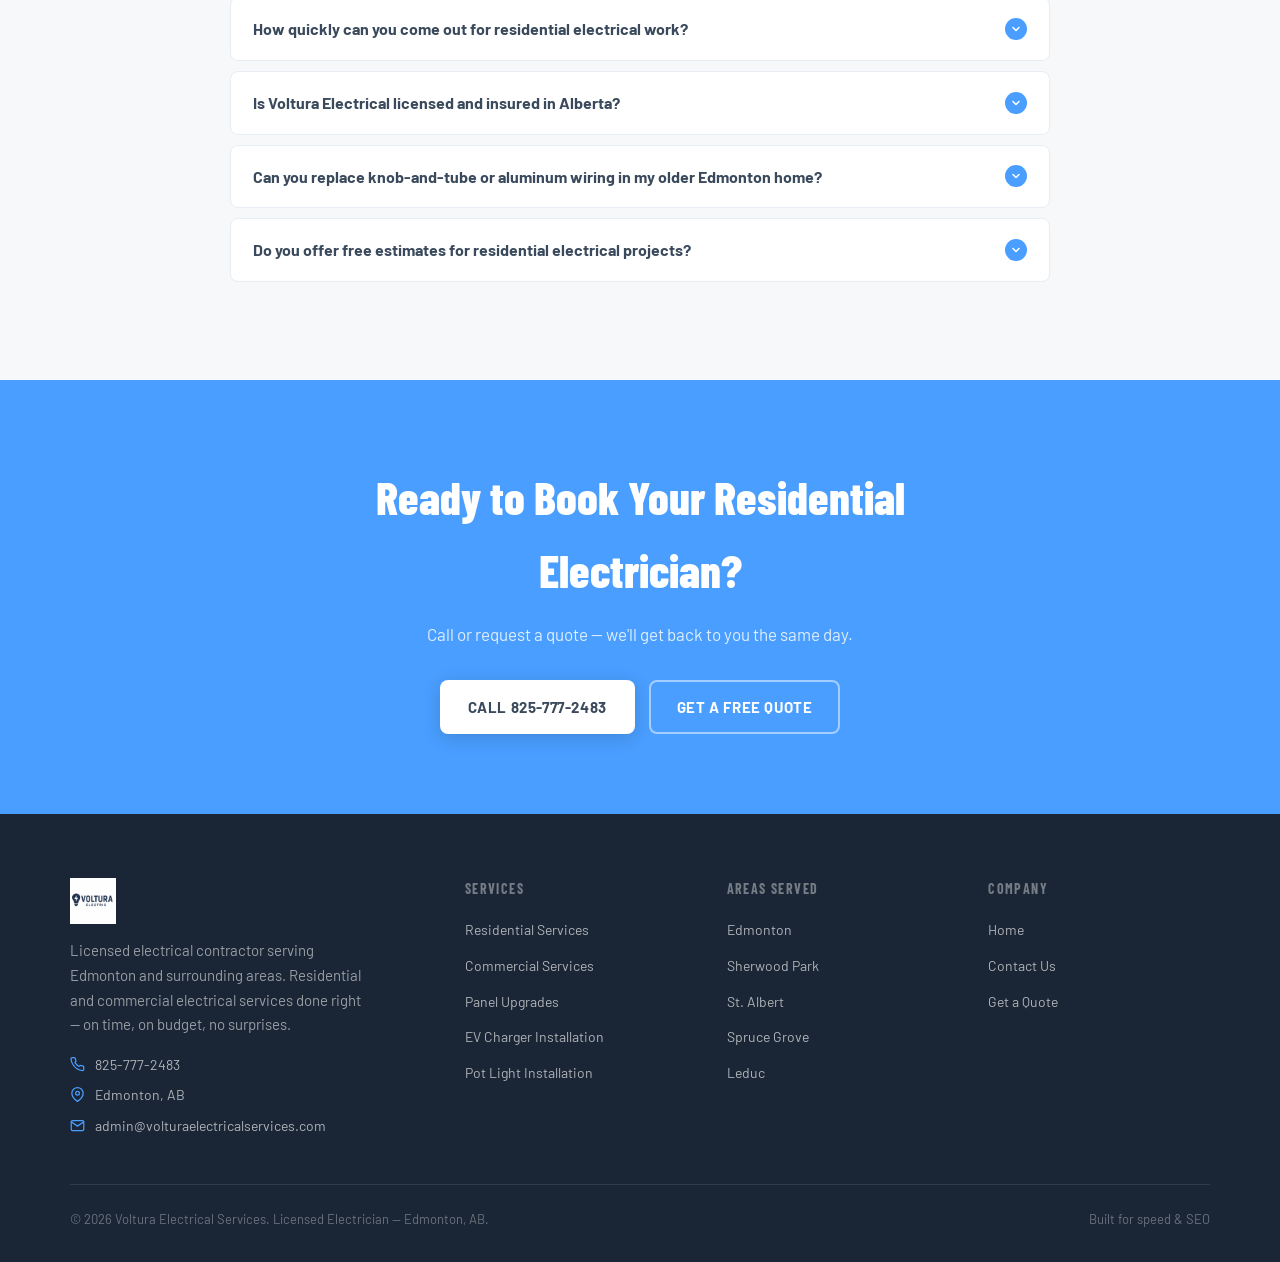
<file: residential-services/index.html>
<!DOCTYPE html>
<html lang="en">
<head>
  <meta charset="UTF-8" />
  <link rel="icon" href="/favicon.ico" sizes="any">
  <link rel="icon" type="image/png" sizes="32x32" href="/images/favicon-32.png">
  <link rel="icon" type="image/png" sizes="16x16" href="/images/favicon-16.png">
  <link rel="apple-touch-icon" href="/images/favicon-apple.png">
  <meta name="viewport" content="width=device-width, initial-scale=1.0" />
  <title>Residential Electrician Edmonton | Panel Upgrades, EV Chargers &amp; More | Voltura Electrical</title>
  <meta name="description" content="Voltura Electrical provides trusted residential electrical services in Edmonton — panel upgrades, EV charger installation, pot lights, smoke detectors &amp; more. Licensed &amp; insured." />
  <link rel="canonical" href="https://volturaelectricalservices.com/residential-services/" />
  <meta property="og:title" content="Residential Electrician Edmonton | Voltura Electrical Services" />
  <meta property="og:description" content="Edmonton's trusted residential electrician. Panel upgrades starting at $3,500, EV chargers, pot lights &amp; renovation wiring. Licensed &amp; insured." />
  <meta property="og:url" content="https://volturaelectricalservices.com/residential-services/" />
  <meta property="og:type" content="website" />
  <meta property="og:image" content="https://volturaelectricalservices.com/images/og-image.png">
  <meta property="og:image:width" content="1200">
  <meta property="og:image:height" content="630">
  <meta name="twitter:card" content="summary_large_image">
  <meta name="twitter:image" content="https://volturaelectricalservices.com/images/og-image.png">
  <link rel="preconnect" href="https://fonts.googleapis.com" />
  <link rel="preconnect" href="https://fonts.gstatic.com" crossorigin />
  <link href="https://fonts.googleapis.com/css2?family=Barlow:wght@400;500;600;700&family=Barlow+Condensed:wght@600;700;800&display=swap" rel="stylesheet" />
  <link rel="stylesheet" href="/css/style.css" />
  <script type="application/ld+json">
  {
    "@context": "https://schema.org",
    "@type": "FAQPage",
    "mainEntity": [
      {
        "@type": "Question",
        "name": "Do I need a permit for residential electrical work in Edmonton?",
        "acceptedAnswer": {
          "@type": "Answer",
          "text": "Yes — in Edmonton, the Safety Codes Act requires permits for most residential electrical work beyond simple device swaps. Panel upgrades, new branch circuits, basement renovations, EV charger installation, pot light circuits, and new service entrances all require an electrical permit and a City of Edmonton inspection. Voltura Electrical pulls all permits and schedules the inspection on your behalf. Working without a permit is illegal, voids home insurance, and creates problems when you sell."
        }
      },
      {
        "@type": "Question",
        "name": "How much does it cost to hire a residential electrician in Edmonton?",
        "acceptedAnswer": {
          "@type": "Answer",
          "text": "Edmonton electrician pricing varies by job type. Typical ranges: pot light installation $80–$150 per light; Level 2 EV charger installation $600–$1,200; 200A panel upgrade starting at $3,500 all-inclusive; basement rough-in wiring $2,000–$5,000 depending on square footage. All Voltura quotes are itemized and provided in writing before work begins."
        }
      },
      {
        "@type": "Question",
        "name": "How quickly can you come out for residential electrical work in Edmonton?",
        "acceptedAnswer": {
          "@type": "Answer",
          "text": "For planned residential work, Voltura typically books within 1–3 business days across Edmonton and surrounding areas including Sherwood Park, St. Albert, Spruce Grove, Leduc, and Fort Saskatchewan. Same-day appointments may be available — call 825-777-2483."
        }
      },
      {
        "@type": "Question",
        "name": "Is Voltura Electrical licensed and insured in Alberta?",
        "acceptedAnswer": {
          "@type": "Answer",
          "text": "Yes. Voltura Electrical Services is a fully licensed electrical contractor in Alberta and carries comprehensive general liability insurance. Every electrician holds a valid Alberta Journeyman Electrician certificate and works in compliance with the Alberta Electrical Code. You receive a proper invoice, permit documentation, and inspection certificate for every permitted job."
        }
      },
      {
        "@type": "Question",
        "name": "Can you replace knob-and-tube or aluminum wiring in my older Edmonton home?",
        "acceptedAnswer": {
          "@type": "Answer",
          "text": "Yes — this is one of our most common residential services in Edmonton's older neighbourhoods. Homes built before 1980 frequently have knob-and-tube or aluminum branch circuit wiring, both of which are fire hazards and commonly cause insurers to deny coverage. Voltura provides full rewires, panel replacements, and targeted circuit upgrades to bring your home up to current Alberta Electrical Code standards."
        }
      },
      {
        "@type": "Question",
        "name": "Do you offer free estimates for residential electrical work in Edmonton?",
        "acceptedAnswer": {
          "@type": "Answer",
          "text": "Yes — Voltura offers free on-site estimates for residential electrical work throughout Edmonton and the greater Edmonton area including Sherwood Park, St. Albert, Spruce Grove, Leduc, Fort Saskatchewan, Beaumont, and Stony Plain. Call 825-777-2483 or fill out our online quote form and we will contact you the same business day."
        }
      }
    ]
  }
  </script>
  <script type="application/ld+json">
  {
    "@context": "https://schema.org",
    "@type": "BreadcrumbList",
    "itemListElement": [
      {"@type": "ListItem", "position": 1, "name": "Home", "item": "https://volturaelectricalservices.com/"},
      {"@type": "ListItem", "position": 2, "name": "Residential Electrical Services Edmonton", "item": "https://volturaelectricalservices.com/residential-services/"}
    ]
  }
  </script>
  <script type="application/ld+json">
  {
    "@context": "https://schema.org",
    "@type": "Service",
    "name": "Residential Electrical Services Edmonton",
    "provider": {
      "@type": "Electrician",
      "name": "Voltura Electrical Services",
      "telephone": "+18257772483",
      "address": {"@type": "PostalAddress", "addressLocality": "Edmonton", "addressRegion": "AB", "addressCountry": "CA"},
      "url": "https://volturaelectricalservices.com"
    },
    "areaServed": ["Edmonton","St. Albert","Sherwood Park","Spruce Grove","Leduc","Fort Saskatchewan","Stony Plain","Beaumont"],
    "description": "Licensed residential electrical services in Edmonton including panel upgrades, EV charger installation, pot lights, smoke detectors, and renovation wiring."
  }
  </script>
</head>
<body>

<!-- HEADER -->
<header class="site-header">
  <div class="header__inner">
    <a href="/" class="header__logo">
      <img src="/images/logo.png" alt="Voltura Electric" height="56" style="width:auto;display:block;">
    </a>
    <nav class="header__nav">
      <a href="/">Home</a>
      <a href="/residential-services/" class="active">Residential</a>
      <a href="/commercial-services/">Commercial</a>
      <a href="/panel-upgrade-edmonton/" class="nav--highlight">Panel Upgrades</a>
      <a href="/contact/">Contact</a>
    </nav>
    <div class="header__cta">
      <a href="tel:+18257772483" class="header__phone">
        <svg width="16" height="16" viewBox="0 0 24 24" fill="none" stroke="currentColor" stroke-width="2.5" stroke-linecap="round" stroke-linejoin="round"><path d="M22 16.92v3a2 2 0 0 1-2.18 2 19.79 19.79 0 0 1-8.63-3.07A19.5 19.5 0 0 1 4.69 12 19.79 19.79 0 0 1 1.61 3.4 2 2 0 0 1 3.59 1h3a2 2 0 0 1 2 1.72c.127.96.361 1.903.7 2.81a2 2 0 0 1-.45 2.11L7.91 8.56a16 16 0 0 0 6.53 6.53l.97-.97a2 2 0 0 1 2.11-.45c.907.339 1.85.573 2.81.7A2 2 0 0 1 22 16.92z"/></svg>
        825-777-2483
      </a>
    </div>
    <button class="header__burger" id="burger" aria-label="Open menu">
      <svg width="24" height="24" viewBox="0 0 24 24" fill="none" stroke="currentColor" stroke-width="2.5" stroke-linecap="round"><line x1="3" y1="6" x2="21" y2="6"/><line x1="3" y1="12" x2="21" y2="12"/><line x1="3" y1="18" x2="21" y2="18"/></svg>
    </button>
  </div>
  <nav class="mobile-nav" id="mobile-nav">
    <a href="/">Home</a>
    <a href="/residential-services/">Residential Services</a>
    <a href="/commercial-services/">Commercial Services</a>
    <a href="/contact/">Contact</a>
    <a href="/panel-upgrade-edmonton/" class="nav--highlight">Panel Upgrades &mdash; Starting at $3,500</a>
  </nav>
</header>

<!-- HERO -->
<section class="hero">
  <div class="hero__inner wrap">
    <div class="hero__badges">
      <span class="hero__badge">Licensed &amp; Insured</span>
      <span class="hero__badge">Edmonton &amp; Area</span>
      <span class="hero__badge">Permits Handled</span>
    </div>
    <h1>Residential Electrical Services<br>in <em>Edmonton</em></h1>
    <p class="hero__sub">From panel upgrades to pot lights &mdash; Voltura Electrical handles every job in your home safely, on time, and to code. Licensed &amp; insured in Alberta.</p>
    <div class="hero__ctas">
      <a href="tel:+18257772483" class="btn btn--blue">
        <svg width="16" height="16" viewBox="0 0 24 24" fill="none" stroke="currentColor" stroke-width="2.5" stroke-linecap="round" stroke-linejoin="round"><path d="M22 16.92v3a2 2 0 0 1-2.18 2 19.79 19.79 0 0 1-8.63-3.07A19.5 19.5 0 0 1 4.69 12 19.79 19.79 0 0 1 1.61 3.4 2 2 0 0 1 3.59 1h3a2 2 0 0 1 2 1.72c.127.96.361 1.903.7 2.81a2 2 0 0 1-.45 2.11L7.91 8.56a16 16 0 0 0 6.53 6.53l.97-.97a2 2 0 0 1 2.11-.45c.907.339 1.85.573 2.81.7A2 2 0 0 1 22 16.92z"/></svg>
        Call 825-777-2483
      </a>
      <a href="/contact/" class="btn btn--outline">Get a Free Quote</a>
    </div>
  </div>
</section>

<!-- TRUST BAR -->
<div class="trust-bar">
  <div class="trust-bar__inner">
    <div class="trust-bar__item">
      <svg width="15" height="15" viewBox="0 0 24 24" fill="none" stroke="currentColor" stroke-width="2.5" stroke-linecap="round" stroke-linejoin="round"><path d="M12 22s8-4 8-10V5l-8-3-8 3v7c0 6 8 10 8 10z"/></svg>
      Licensed &amp; Insured
    </div>
    <div class="trust-bar__item">
      <svg width="15" height="15" viewBox="0 0 24 24" fill="none" stroke="currentColor" stroke-width="2.5" stroke-linecap="round" stroke-linejoin="round"><polyline points="20 6 9 17 4 12"/></svg>
      Done Right the First Time
    </div>
    <div class="trust-bar__item">
      <svg width="15" height="15" viewBox="0 0 24 24" fill="none" stroke="currentColor" stroke-width="2.5" stroke-linecap="round" stroke-linejoin="round"><path d="M14 2H6a2 2 0 0 0-2 2v16a2 2 0 0 0 2 2h12a2 2 0 0 0 2-2V8z"/><polyline points="14 2 14 8 20 8"/><polyline points="9 15 11 17 15 13"/></svg>
      Permits Handled
    </div>
    <div class="trust-bar__item">
      <svg width="15" height="15" viewBox="0 0 24 24" fill="none" stroke="currentColor" stroke-width="2.5" stroke-linecap="round" stroke-linejoin="round"><circle cx="12" cy="12" r="10"/><line x1="12" y1="8" x2="12" y2="12"/><line x1="12" y1="16" x2="12.01" y2="16"/></svg>
      No Surprise Charges
    </div>
  </div>
</div>

<!-- SERVICES — ALTERNATING BLOCKS -->
<div class="services">

  <!-- 1: Panel Upgrades -->
  <div class="service-block" id="panel-upgrade">
    <div class="service-block__inner">
      <div class="service-block__icon-col">
      <img src="/images/panel-upgrade.png" alt="Electrical panel upgrade Edmonton — Voltura Electrical" loading="lazy">
    </div>
      <div class="service-block__content">
        <p class="service-block__eyebrow">Service Upgrades</p>
        <h2 class="service-block__title">Panel &amp; Service Upgrades<br><span style="color:var(--blue);">100A, 125A &amp; 200A</span></h2>
        <p class="service-block__desc">Many older Edmonton homes still run on 60 or 100 amp panels &mdash; not enough for modern demands. If you're adding an EV charger, hot tub, air conditioning, or running out of breaker space, a panel upgrade gives your home the capacity it needs. Most upgrades are completed in one day.</p>
        <ul class="service-block__list">
          <li>Panel is 30+ years old</li>
          <li>60A or 100A service</li>
          <li>Adding major electrical loads</li>
          <li>Breakers trip frequently</li>
          <li>Lights dim with appliances</li>
          <li>Out of breaker space</li>
        </ul>
        <div class="service-block__ctas">
          <a href="/panel-upgrade-edmonton/" class="btn btn--blue">View Panel Upgrade Details</a>
          <a href="tel:+18257772483" class="btn btn--outline-navy">Call 825-777-2483</a>
        </div>
      </div>
    </div>
  </div>

  <!-- 2: Renovation Wiring -->
  <div class="service-block" id="renovation">
    <div class="service-block__inner">
      <div class="service-block__icon-col">
      <img src="/images/basement-wiring.jpg" alt="Basement and renovation wiring Edmonton" loading="lazy">
    </div>
      <div class="service-block__content">
        <p class="service-block__eyebrow">Home Renovations</p>
        <h2 class="service-block__title">Basement, Kitchen &amp;<br>Home Renovation Wiring</h2>
        <p class="service-block__desc">We complete clean, code-compliant electrical work for basements, kitchens, and full remodels &mdash; coordinating smoothly with contractors and inspections so your project stays on schedule. All rough-in and finish wiring with permits managed for you.</p>
        <ul class="service-block__list">
          <li>Basement wiring &amp; new circuits</li>
          <li>Kitchen appliance circuits</li>
          <li>Outlets, switches &amp; relocations</li>
          <li>Dedicated high-load circuits</li>
          <li>Garage conversions</li>
          <li>Permit management</li>
        </ul>
        <div class="service-block__ctas">
          <a href="/contact/" class="btn btn--blue">Get a Quote</a>
          <a href="tel:+18257772483" class="btn btn--outline-navy">Call 825-777-2483</a>
        </div>
      </div>
    </div>
  </div>

  <!-- 3: EV Charger & Hot Tub -->
  <div class="service-block" id="ev-charger">
    <div class="service-block__inner">
      <div class="service-block__icon-col">
      <img src="/images/ev-charger.webp" alt="EV charger installation Edmonton" loading="lazy">
    </div>
      <div class="service-block__content">
        <p class="service-block__eyebrow">High-Power Installations</p>
        <h2 class="service-block__title">EV Charger &amp; Hot Tub<br>Installations</h2>
        <p class="service-block__desc">High-power equipment requires dedicated circuits, correct breaker sizing, and accurate load calculations. We install everything to code &mdash; including GFCI protection and outdoor disconnects &mdash; so your equipment runs safely and reliably. All major EV charger brands supported.</p>
        <ul class="service-block__list">
          <li>Level 2 EV charger installation</li>
          <li>Hot tub &amp; spa connections</li>
          <li>Outdoor disconnects</li>
          <li>GFCI protection</li>
          <li>Load calculations</li>
          <li>Permit-ready installs</li>
        </ul>
        <div class="service-block__ctas">
          <a href="/contact/" class="btn btn--blue">Get a Quote</a>
          <a href="tel:+18257772483" class="btn btn--outline-navy">Call 825-777-2483</a>
        </div>
      </div>
    </div>
  </div>

  <!-- 4: Lighting -->
  <div class="service-block" id="pot-lights">
    <div class="service-block__inner">
      <div class="service-block__icon-col">
      <img src="/images/lighting-upgrades.webp" alt="Pot light and lighting installation Edmonton" loading="lazy">
    </div>
      <div class="service-block__content">
        <p class="service-block__eyebrow">Lighting &amp; Controls</p>
        <h2 class="service-block__title">Lighting Upgrades &amp;<br>Pot Light Installation</h2>
        <p class="service-block__desc">Modern lighting improves comfort, style, and energy efficiency. We install clean, balanced lighting layouts &mdash; from recessed LED pot lights to smart switches and exterior security lighting &mdash; with tidy, professional finishes and zero mess left behind.</p>
        <ul class="service-block__list">
          <li>Pot lights &amp; LED upgrades</li>
          <li>Dimmers &amp; smart switches</li>
          <li>Under-cabinet lighting</li>
          <li>Exterior &amp; security lighting</li>
          <li>Ceiling fans &amp; fixtures</li>
          <li>Landscape lighting</li>
        </ul>
        <div class="service-block__ctas">
          <a href="/contact/" class="btn btn--blue">Get a Quote</a>
          <a href="tel:+18257772483" class="btn btn--outline-navy">Call 825-777-2483</a>
        </div>
      </div>
    </div>
  </div>

  <!-- 5: Safety & Compliance -->
  <div class="service-block" id="safety">
    <div class="service-block__inner">
      <div class="service-block__icon-col">
      <img src="/images/aluminum-wiring.jpg" alt="Aluminum wiring inspection and repair Edmonton" loading="lazy">
    </div>
      <div class="service-block__content">
        <p class="service-block__eyebrow">Safety &amp; Compliance</p>
        <h2 class="service-block__title">Smoke &amp; CO Detectors,<br>Aluminum Wiring &amp; Safety</h2>
        <p class="service-block__desc">Older Edmonton homes may contain knob-and-tube or aluminum branch circuit wiring that creates fire hazards and prevents home insurance coverage. We also install hardwired smoke and carbon monoxide detectors to Alberta Fire Code, keeping your family protected.</p>
        <ul class="service-block__list">
          <li>Hardwired smoke detectors</li>
          <li>Carbon monoxide detectors</li>
          <li>Interconnected detector systems</li>
          <li>Aluminum wiring inspections</li>
          <li>Approved connector corrections</li>
          <li>Insurance-ready reports</li>
        </ul>
        <div class="service-block__ctas">
          <a href="/contact/" class="btn btn--blue">Get a Quote</a>
          <a href="tel:+18257772483" class="btn btn--outline-navy">Call 825-777-2483</a>
        </div>
      </div>
    </div>
  </div>

  <!-- 6: Troubleshooting -->
  <div class="service-block" id="troubleshooting">
    <div class="service-block__inner">
      <div class="service-block__icon-col">
      <img src="/images/troubleshooting.webp" alt="Electrical troubleshooting and repairs Edmonton" loading="lazy">
    </div>
      <div class="service-block__content">
        <p class="service-block__eyebrow">Repairs &amp; Diagnostics</p>
        <h2 class="service-block__title">Troubleshooting &amp;<br>Electrical Repairs</h2>
        <p class="service-block__desc">Electrical problems should not be ignored. Our electricians diagnose the root cause quickly and repair it properly &mdash; so the issue does not return. No guesswork, no repeat service calls. We find the problem and fix it right.</p>
        <ul class="service-block__list">
          <li>Flickering lights</li>
          <li>Dead outlets &amp; switches</li>
          <li>Tripping breakers</li>
          <li>Overloaded circuits</li>
          <li>Wiring issues</li>
          <li>Code corrections</li>
        </ul>
        <div class="service-block__ctas">
          <a href="/contact/" class="btn btn--blue">Get a Quote</a>
          <a href="tel:+18257772483" class="btn btn--outline-navy">Call 825-777-2483</a>
        </div>
      </div>
    </div>
  </div>

</div><!-- /services -->

<!-- PANEL UPGRADE FEATURE -->
<section class="panel-feature">
  <div class="panel-feature__inner wrap">
    <div class="panel-feature__content">
      <p class="section-label">Most Popular Service</p>
      <h2 class="panel-feature__title">Electrical Panel Upgrade<br><em>Edmonton's #1 Choice</em></h2>
      <p class="panel-feature__price">From $3,500 <span>&mdash; all-inclusive</span></p>
      <p class="panel-feature__desc">If your home still has a 100A panel, you're likely running out of capacity for modern life &mdash; EV chargers, hot tubs, and home additions all demand more power. Voltura completes most panel upgrades in a single day, with all permits and inspections included.</p>
      <ul class="panel-feature__list">
        <li>100A to 200A upgrades &mdash; starting at $3,500</li>
        <li>Same-day completion in most cases</li>
        <li>Permits pulled and inspection arranged</li>
        <li>Grounding and bonding inspected</li>
        <li>AFCI/GFCI breakers installed to current code</li>
      </ul>
      <a href="/panel-upgrade-edmonton/" class="btn btn--blue">See Full Panel Upgrade Details</a>
    </div>
    <div class="panel-feature__img">
      <img src="/images/panel-upgrade-2.png" alt="Electrical panel upgrade Edmonton — Voltura Electrical" width="520" height="390" loading="lazy" />
    </div>
  </div>
</section>

<!-- WHY VOLTURA -->
<section class="why">
  <div class="why__inner">
    <div class="why__header">
      <p class="section-label">Why Voltura</p>
      <h2 class="section-title">Why Edmonton Homeowners Choose Voltura</h2>
      <p>We're not just licensed &mdash; we're invested in doing the job right every time.</p>
    </div>
    <div class="why__grid">
      <div class="why__card">
        <div class="why__card-icon">
          <svg viewBox="0 0 24 24" fill="none" stroke="currentColor" stroke-width="2" stroke-linecap="round" stroke-linejoin="round"><path d="M14 2H6a2 2 0 0 0-2 2v16a2 2 0 0 0 2 2h12a2 2 0 0 0 2-2V8z"/><polyline points="14 2 14 8 20 8"/><polyline points="9 15 11 17 15 13"/></svg>
        </div>
        <h3>Permits &amp; Code Compliance</h3>
        <p>Every job is pulled with the proper permits and inspected to Alberta Electrical Code &mdash; protecting you when you sell or insure your home.</p>
      </div>
      <div class="why__card">
        <div class="why__card-icon">
          <svg viewBox="0 0 24 24" fill="none" stroke="currentColor" stroke-width="2" stroke-linecap="round" stroke-linejoin="round"><circle cx="12" cy="12" r="10"/><polyline points="12 6 12 12 16 14"/></svg>
        </div>
        <h3>On Time, Every Time</h3>
        <p>We show up when we say we will. No vague 8-hour windows &mdash; we respect your schedule and your home.</p>
      </div>
      <div class="why__card">
        <div class="why__card-icon">
          <svg viewBox="0 0 24 24" fill="none" stroke="currentColor" stroke-width="2" stroke-linecap="round" stroke-linejoin="round"><line x1="12" y1="1" x2="12" y2="23"/><path d="M17 5H9.5a3.5 3.5 0 0 0 0 7h5a3.5 3.5 0 0 1 0 7H6"/></svg>
        </div>
        <h3>Clear, Upfront Pricing</h3>
        <p>You'll know the price before any work starts. No surprise add-ons, no invoice shock at the end of the job.</p>
      </div>
    </div>
  </div>
</section>

<!-- SERVICE AREAS -->
<section class="areas">
  <div class="areas__inner">
    <div class="areas__header">
      <p class="section-label">Service Area</p>
      <h2>Residential Electrical Services<br>Across Greater Edmonton</h2>
      <p>Serving Edmonton and all surrounding communities</p>
    </div>
    <div class="areas__grid">
      <div class="areas__item"><svg viewBox="0 0 24 24" fill="none" stroke="currentColor" stroke-width="2" stroke-linecap="round" stroke-linejoin="round"><path d="M21 10c0 7-9 13-9 13s-9-6-9-13a9 9 0 0 1 18 0z"/><circle cx="12" cy="10" r="3"/></svg>Edmonton</div>
      <div class="areas__item"><svg viewBox="0 0 24 24" fill="none" stroke="currentColor" stroke-width="2" stroke-linecap="round" stroke-linejoin="round"><path d="M21 10c0 7-9 13-9 13s-9-6-9-13a9 9 0 0 1 18 0z"/><circle cx="12" cy="10" r="3"/></svg>Sherwood Park</div>
      <div class="areas__item"><svg viewBox="0 0 24 24" fill="none" stroke="currentColor" stroke-width="2" stroke-linecap="round" stroke-linejoin="round"><path d="M21 10c0 7-9 13-9 13s-9-6-9-13a9 9 0 0 1 18 0z"/><circle cx="12" cy="10" r="3"/></svg>St. Albert</div>
      <div class="areas__item"><svg viewBox="0 0 24 24" fill="none" stroke="currentColor" stroke-width="2" stroke-linecap="round" stroke-linejoin="round"><path d="M21 10c0 7-9 13-9 13s-9-6-9-13a9 9 0 0 1 18 0z"/><circle cx="12" cy="10" r="3"/></svg>Spruce Grove</div>
      <div class="areas__item"><svg viewBox="0 0 24 24" fill="none" stroke="currentColor" stroke-width="2" stroke-linecap="round" stroke-linejoin="round"><path d="M21 10c0 7-9 13-9 13s-9-6-9-13a9 9 0 0 1 18 0z"/><circle cx="12" cy="10" r="3"/></svg>Leduc</div>
      <div class="areas__item"><svg viewBox="0 0 24 24" fill="none" stroke="currentColor" stroke-width="2" stroke-linecap="round" stroke-linejoin="round"><path d="M21 10c0 7-9 13-9 13s-9-6-9-13a9 9 0 0 1 18 0z"/><circle cx="12" cy="10" r="3"/></svg>Fort Saskatchewan</div>
      <div class="areas__item"><svg viewBox="0 0 24 24" fill="none" stroke="currentColor" stroke-width="2" stroke-linecap="round" stroke-linejoin="round"><path d="M21 10c0 7-9 13-9 13s-9-6-9-13a9 9 0 0 1 18 0z"/><circle cx="12" cy="10" r="3"/></svg>Beaumont</div>
      <div class="areas__item"><svg viewBox="0 0 24 24" fill="none" stroke="currentColor" stroke-width="2" stroke-linecap="round" stroke-linejoin="round"><path d="M21 10c0 7-9 13-9 13s-9-6-9-13a9 9 0 0 1 18 0z"/><circle cx="12" cy="10" r="3"/></svg>Stony Plain</div>
      <div class="areas__item"><svg viewBox="0 0 24 24" fill="none" stroke="currentColor" stroke-width="2" stroke-linecap="round" stroke-linejoin="round"><path d="M21 10c0 7-9 13-9 13s-9-6-9-13a9 9 0 0 1 18 0z"/><circle cx="12" cy="10" r="3"/></svg>Morinville</div>
      <div class="areas__item"><svg viewBox="0 0 24 24" fill="none" stroke="currentColor" stroke-width="2" stroke-linecap="round" stroke-linejoin="round"><path d="M21 10c0 7-9 13-9 13s-9-6-9-13a9 9 0 0 1 18 0z"/><circle cx="12" cy="10" r="3"/></svg>Devon</div>
      <div class="areas__item"><svg viewBox="0 0 24 24" fill="none" stroke="currentColor" stroke-width="2" stroke-linecap="round" stroke-linejoin="round"><path d="M21 10c0 7-9 13-9 13s-9-6-9-13a9 9 0 0 1 18 0z"/><circle cx="12" cy="10" r="3"/></svg>Wetaskiwin</div>
      <div class="areas__item"><svg viewBox="0 0 24 24" fill="none" stroke="currentColor" stroke-width="2" stroke-linecap="round" stroke-linejoin="round"><path d="M21 10c0 7-9 13-9 13s-9-6-9-13a9 9 0 0 1 18 0z"/><circle cx="12" cy="10" r="3"/></svg>Camrose</div>
    </div>
  </div>
</section>

<!-- FAQ -->
<section class="faq">
  <div class="faq__inner">
    <div class="faq__header">
      <p class="section-label">Common Questions</p>
      <h2 class="section-title">Residential Electrical FAQ</h2>
      <p>Everything Edmonton homeowners ask before booking</p>
    </div>

    <details class="faq__item">
      <summary class="faq__question">Do I need a permit for residential electrical work in Edmonton?<span class="faq__icon"><svg width="12" height="12" viewBox="0 0 24 24" fill="none" stroke="white" stroke-width="3" stroke-linecap="round" stroke-linejoin="round"><polyline points="6 9 12 15 18 9"/></svg></span></summary>
      <div class="faq__answer">Yes &mdash; in Edmonton, the Safety Codes Act requires permits for most residential electrical work beyond simple device swaps. Panel upgrades, new branch circuits, basement renovations, EV charger installation, pot light circuits, and new service entrances all require an electrical permit and a City of Edmonton inspection. Voltura Electrical pulls all permits and schedules the inspection on your behalf &mdash; you do nothing. Working without a permit is illegal, voids home insurance, and creates problems when you sell.</div>
    </details>

    <details class="faq__item">
      <summary class="faq__question">How much does it cost to hire a residential electrician in Edmonton?<span class="faq__icon"><svg width="12" height="12" viewBox="0 0 24 24" fill="none" stroke="white" stroke-width="3" stroke-linecap="round" stroke-linejoin="round"><polyline points="6 9 12 15 18 9"/></svg></span></summary>
      <div class="faq__answer">Edmonton electrician pricing varies by job type. Typical ranges: pot light installation $80&ndash;$150 per light (depending on attic access and drywall); Level 2 EV charger installation $600&ndash;$1,200 (panel location and conduit run affect cost); 200A panel upgrade starting at $3,500 all-inclusive; basement rough-in wiring $2,000&ndash;$5,000 depending on square footage. All Voltura quotes are itemized and provided in writing before work begins &mdash; no surprise invoices.</div>
    </details>

    <details class="faq__item">
      <summary class="faq__question">How quickly can you come out for residential electrical work?<span class="faq__icon"><svg width="12" height="12" viewBox="0 0 24 24" fill="none" stroke="white" stroke-width="3" stroke-linecap="round" stroke-linejoin="round"><polyline points="6 9 12 15 18 9"/></svg></span></summary>
      <div class="faq__answer">For planned residential work, Voltura typically books within 1&ndash;3 business days across Edmonton and surrounding areas. Same-day appointments may be available &mdash; call 825-777-2483 and we will do our best to fit you in. We also serve Sherwood Park, St. Albert, Spruce Grove, Leduc, and Fort Saskatchewan with fast scheduling. For electrical emergencies such as breakers that won't reset, burning smells, or no power, call immediately and we prioritize your call.</div>
    </details>

    <details class="faq__item">
      <summary class="faq__question">Is Voltura Electrical licensed and insured in Alberta?<span class="faq__icon"><svg width="12" height="12" viewBox="0 0 24 24" fill="none" stroke="white" stroke-width="3" stroke-linecap="round" stroke-linejoin="round"><polyline points="6 9 12 15 18 9"/></svg></span></summary>
      <div class="faq__answer">Yes. Voltura Electrical Services is a fully licensed electrical contractor in Alberta and carries comprehensive general liability insurance. Every electrician on our team holds a valid Alberta Journeyman Electrician certificate and works in compliance with the Alberta Electrical Code (CEC as adopted in Alberta). You receive a proper invoice, permit documentation, and inspection certificate for every permitted job &mdash; records that protect you as a homeowner.</div>
    </details>

    <details class="faq__item">
      <summary class="faq__question">Can you replace knob-and-tube or aluminum wiring in my older Edmonton home?<span class="faq__icon"><svg width="12" height="12" viewBox="0 0 24 24" fill="none" stroke="white" stroke-width="3" stroke-linecap="round" stroke-linejoin="round"><polyline points="6 9 12 15 18 9"/></svg></span></summary>
      <div class="faq__answer">Yes &mdash; this is one of our most common residential services in Edmonton's older neighbourhoods. Homes built before 1980 frequently have knob-and-tube wiring or aluminum branch circuit wiring, both of which are fire hazards and commonly cause insurers to deny coverage or charge high premiums. Voltura provides full rewires, panel replacements, and targeted circuit upgrades to bring your home up to current CSA and Alberta Electrical Code standards. We assess your existing wiring and give you a clear, honest quote.</div>
    </details>

    <details class="faq__item">
      <summary class="faq__question">Do you offer free estimates for residential electrical projects?<span class="faq__icon"><svg width="12" height="12" viewBox="0 0 24 24" fill="none" stroke="white" stroke-width="3" stroke-linecap="round" stroke-linejoin="round"><polyline points="6 9 12 15 18 9"/></svg></span></summary>
      <div class="faq__answer">Yes &mdash; Voltura offers free on-site estimates for residential electrical work throughout Edmonton and the greater Edmonton area including Sherwood Park, St. Albert, Spruce Grove, Leduc, Fort Saskatchewan, Beaumont, and Stony Plain. Call 825-777-2483 or fill out our online quote form and we will contact you the same business day. Our estimates are written, itemized, and provided with no obligation to book.</div>
    </details>

  </div>
</section>

<!-- CTA BAND -->
<section class="cta-band">
  <div class="cta-band__inner">
    <h2>Ready to Book Your Residential Electrician?</h2>
    <p>Call or request a quote &mdash; we'll get back to you the same day.</p>
    <div class="cta-band__btns">
      <a href="tel:+18257772483" class="btn btn--white">Call 825-777-2483</a>
      <a href="/contact/" class="btn btn--outline">Get a Free Quote</a>
    </div>
  </div>
</section>

<!-- FOOTER -->
<footer class="site-footer">
  <div class="footer__inner">
    <div class="footer__grid">
      <div class="footer__brand">
        <a href="/" class="header__logo" style="margin-bottom:0">
          <img src="/images/logo.png" alt="Voltura Electric" height="56" style="width:auto;display:block;">
        </a>
        <p>Licensed electrical contractor serving Edmonton and surrounding areas. Residential and commercial electrical services done right &mdash; on time, on budget, no surprises.</p>
        <div class="footer__nap">
          <div class="footer__nap-item">
            <svg width="15" height="15" viewBox="0 0 24 24" fill="none" stroke="currentColor" stroke-width="2" stroke-linecap="round" stroke-linejoin="round"><path d="M22 16.92v3a2 2 0 0 1-2.18 2 19.79 19.79 0 0 1-8.63-3.07A19.5 19.5 0 0 1 4.69 12 19.79 19.79 0 0 1 1.61 3.4 2 2 0 0 1 3.59 1h3a2 2 0 0 1 2 1.72c.127.96.361 1.903.7 2.81a2 2 0 0 1-.45 2.11L7.91 8.56a16 16 0 0 0 6.53 6.53l.97-.97a2 2 0 0 1 2.11-.45c.907.339 1.85.573 2.81.7A2 2 0 0 1 22 16.92z"/></svg>
            <a href="tel:+18257772483">825-777-2483</a>
          </div>
          <div class="footer__nap-item">
            <svg width="15" height="15" viewBox="0 0 24 24" fill="none" stroke="currentColor" stroke-width="2" stroke-linecap="round" stroke-linejoin="round"><path d="M21 10c0 7-9 13-9 13s-9-6-9-13a9 9 0 0 1 18 0z"/><circle cx="12" cy="10" r="3"/></svg>
            Edmonton, AB
          </div>
          <div class="footer__nap-item">
            <svg width="15" height="15" viewBox="0 0 24 24" fill="none" stroke="currentColor" stroke-width="2" stroke-linecap="round" stroke-linejoin="round"><path d="M4 4h16c1.1 0 2 .9 2 2v12c0 1.1-.9 2-2 2H4c-1.1 0-2-.9-2-2V6c0-1.1.9-2 2-2z"/><polyline points="22,6 12,13 2,6"/></svg>
            <a href="mailto:admin@volturaelectricalservices.com">admin@volturaelectricalservices.com</a>
          </div>
        </div>
      </div>
      <div class="footer__col">
        <h4>Services</h4>
        <ul>
          <li><a href="/residential-services/">Residential Services</a></li>
          <li><a href="/commercial-services/">Commercial Services</a></li>
          <li><a href="/panel-upgrade-edmonton/">Panel Upgrades</a></li>
          <li><a href="/residential-services/#ev-charger">EV Charger Installation</a></li>
          <li><a href="/residential-services/#pot-lights">Pot Light Installation</a></li>
        </ul>
      </div>
      <div class="footer__col">
        <h4>Areas Served</h4>
        <ul>
          <li><a href="/panel-upgrade-edmonton/">Edmonton</a></li>
          <li><a href="/panel-upgrade-edmonton/">Sherwood Park</a></li>
          <li><a href="/panel-upgrade-edmonton/">St. Albert</a></li>
          <li><a href="/panel-upgrade-edmonton/">Spruce Grove</a></li>
          <li><a href="/panel-upgrade-edmonton/">Leduc</a></li>
        </ul>
      </div>
      <div class="footer__col">
        <h4>Company</h4>
        <ul>
          <li><a href="/">Home</a></li>
          <li><a href="/contact/">Contact Us</a></li>
          <li><a href="/panel-upgrade-edmonton/">Get a Quote</a></li>
        </ul>
      </div>
    </div>
    <div class="footer__bottom">
      <p>&copy; 2026 Voltura Electrical Services. Licensed Electrician &mdash; Edmonton, AB.</p>
      <p>Built for speed &amp; SEO</p>
    </div>
  </div>
</footer>

<script src="/js/nav.js"></script>
</body>
</html>
</file>
<file: css/style.css>
/* ============================================================


   VOLTURA ELECTRICAL SERVICES ? Global Stylesheet


   Colors: navy #3a4a5c  |  blue #4a9eff  |  white #ffffff


   Fonts:  Barlow, Barlow Condensed (Google Fonts)


   ============================================================ */





:root {


  --navy:     #3a4a5c;


  --navy2:    #2d3d4e;


  --navy3:    #1a2535;


  --blue:     #4a9eff;


  --blue2:    #2d87f0;


  --blue3:    #1a6fd4;


  --white:    #ffffff;


  --offwhite: #f7f8fa;


  --gray:     #6b7a8d;


  --light:    #e8edf3;


  --radius:   8px;


  --max:      1140px;


  --font:     'Barlow', sans-serif;


  --condensed:'Barlow Condensed', sans-serif;


  --shadow:   0 4px 24px rgba(58,74,92,.12);


  --shadow-lg:0 12px 48px rgba(58,74,92,.18);


}





*, *::before, *::after { box-sizing: border-box; margin: 0; padding: 0; }





html { scroll-behavior: smooth; }





body {


  font-family: var(--font);


  color: var(--navy);


  background: var(--white);


  line-height: 1.6;


  -webkit-font-smoothing: antialiased;


  overflow-x: hidden;


}


html { overflow-x: hidden; }





a { color: inherit; text-decoration: none; }


img { max-width: 100%; display: block; }





/* -- UTILITY -- */


.wrap { max-width: var(--max); margin: 0 auto; padding: 0 24px; }


.section-label {


  font-size: 11px; font-weight: 800; letter-spacing: .18em;


  text-transform: uppercase; color: var(--blue); margin-bottom: 10px;


}


.section-title {


  font-family: var(--condensed);


  font-size: clamp(28px, 4vw, 42px);


  font-weight: 800; line-height: 1.1;


}


.text-blue { color: var(--blue); }


.text-white { color: var(--white); }





/* -- BUTTONS -- */


.btn {


  display: inline-flex; align-items: center; gap: 8px;


  font-family: var(--font); font-size: 15px; font-weight: 700;


  letter-spacing: .04em; text-transform: uppercase;


  padding: 13px 26px; border-radius: var(--radius); cursor: pointer;


  transition: transform .15s, box-shadow .15s, background .15s, border-color .15s;


  white-space: nowrap; border: 2px solid transparent;


}


.btn:hover { transform: translateY(-2px); }


.btn--blue {


  background: var(--blue); color: var(--white);


  box-shadow: 0 4px 18px rgba(74,158,255,.35);


}


.btn--blue:hover {


  background: var(--blue2);


  box-shadow: 0 6px 24px rgba(74,158,255,.5);


}


.btn--outline {


  background: transparent; color: var(--white);


  border-color: rgba(255,255,255,.5);


}


.btn--outline:hover { border-color: var(--blue); color: var(--blue); }


.btn--outline-navy {


  background: transparent; color: var(--navy);


  border-color: var(--navy);


}


.btn--outline-navy:hover { background: var(--navy); color: var(--white); }


.btn--white {


  background: var(--white); color: var(--navy);


  box-shadow: 0 4px 18px rgba(0,0,0,.15);


}


.btn--white:hover { background: var(--offwhite); }





/* -- HEADER -- */


.site-header {


  position: sticky; top: 0; z-index: 100;


  background: var(--navy3);


  border-bottom: 1px solid rgba(255,255,255,.08);


}


.header__inner {


  max-width: var(--max); margin: 0 auto;


  padding: 0 24px;


  display: flex; align-items: center;


  justify-content: space-between; gap: 24px;


  height: 70px;


}


.header__logo {


  display: flex; align-items: center; gap: 10px;


  flex-shrink: 0; line-height: 0;


}


.header__logo img { height: 46px; width: auto; display: block; }


.header__logo-mark {


  width: 36px; height: 36px;


  background: var(--blue);


  border-radius: 8px;


  display: flex; align-items: center; justify-content: center;


}


.header__logo-mark svg { width: 20px; height: 20px; }


.header__logo-text {


  font-family: var(--condensed);


  font-size: 20px; font-weight: 800;


  color: var(--white); line-height: 1.1; letter-spacing: .02em;


}


.header__logo-text span { color: var(--blue); display: block; font-size: 11px; font-weight: 600; letter-spacing: .1em; text-transform: uppercase; }





.header__nav { display: flex; align-items: center; gap: 4px; }


.header__nav a {


  font-size: 14px; font-weight: 600; color: rgba(255,255,255,.75);


  padding: 8px 14px; border-radius: 6px;


  transition: color .15s, background .15s;


  letter-spacing: .02em;


}


.header__nav a:hover,


.header__nav a.active { color: var(--white); background: rgba(255,255,255,.08); }


.header__nav a.nav--highlight {


  background: var(--blue); color: var(--white);


  padding: 8px 16px;


}


.header__nav a.nav--highlight:hover { background: var(--blue2); }





.header__cta {


  display: flex; align-items: center; gap: 12px; flex-shrink: 0;


}


.header__phone {


  font-size: 15px; font-weight: 700; color: var(--white);


  display: flex; align-items: center; gap: 7px;


  letter-spacing: .01em;


}


.header__phone svg { color: var(--blue); }





.header__burger { display: none; background: none; border: none; cursor: pointer; padding: 4px; }


.header__burger svg { color: var(--white); }





/* -- HERO -- */


.hero {


  background: var(--navy);


  color: var(--white);


  padding: 96px 24px 88px;


  text-align: center;


  position: relative;


  overflow: hidden;


}


.hero::before {


  content: '';


  position: absolute; inset: 0;


  background: radial-gradient(ellipse at 70% 50%, rgba(74,158,255,.12) 0%, transparent 65%);


  pointer-events: none;


}


.hero__inner { position: relative; z-index: 1; }


.hero__badges {


  display: flex; justify-content: center; flex-wrap: wrap;


  gap: 10px; margin-bottom: 28px;


}


.hero__badge {


  background: rgba(74,158,255,.12); border: 1px solid rgba(74,158,255,.3);


  color: var(--blue); font-size: 12px; font-weight: 700;


  letter-spacing: .08em; text-transform: uppercase;


  padding: 5px 14px; border-radius: 40px;


}


.hero h1 {


  font-family: var(--condensed);


  font-size: clamp(38px, 6.5vw, 68px);


  font-weight: 800; line-height: 1.06;


  letter-spacing: .01em; margin-bottom: 20px;


}


.hero h1 em { color: var(--blue); font-style: normal; }


.hero__sub {


  font-size: 18px; color: rgba(255,255,255,.72);


  max-width: 640px; margin: 0 auto 14px;


}


.hero__tagline {


  font-size: 12px; font-weight: 700; letter-spacing: .12em;


  text-transform: uppercase; color: rgba(255,255,255,.4);


  margin-bottom: 40px;


}


.hero__ctas { display: flex; justify-content: center; flex-wrap: wrap; gap: 14px; }





/* Panel Upgrade feature strip in hero */


.hero__panel-strip {


  margin-top: 56px;


  background: rgba(74,158,255,.1);


  border: 1px solid rgba(74,158,255,.25);


  border-radius: 10px;


  padding: 20px 28px;


  display: flex; align-items: center; justify-content: space-between;


  gap: 20px; flex-wrap: wrap;


  max-width: 740px; margin-left: auto; margin-right: auto;


  margin-top: 48px;


}


.hero__panel-strip-text { text-align: left; }


.hero__panel-strip-text strong {


  display: block; font-family: var(--condensed);


  font-size: 20px; font-weight: 800; color: var(--white); margin-bottom: 3px;


}


.hero__panel-strip-text span { font-size: 14px; color: rgba(255,255,255,.65); }


.hero__panel-price {


  font-family: var(--condensed); font-size: 28px; font-weight: 800;


  color: var(--blue); white-space: nowrap;


}





/* -- TRUST BAR -- */


.trust-bar { background: var(--blue); padding: 16px 24px; }


.trust-bar__inner {


  max-width: var(--max); margin: 0 auto;


  display: flex; justify-content: center; flex-wrap: wrap; gap: 16px 44px;


}


.trust-bar__item {


  display: flex; align-items: center; gap: 8px;


  font-size: 13px; font-weight: 700; color: var(--white);


  letter-spacing: .05em; text-transform: uppercase;


}


.trust-bar__item svg { flex-shrink: 0; opacity: .85; }





/* -- SERVICES OVERVIEW -- */


.services-overview { padding: 88px 24px; }


.services-overview__intro { text-align: center; max-width: 680px; margin: 0 auto 56px; }


.services-overview__intro p { font-size: 17px; color: var(--gray); margin-top: 14px; line-height: 1.65; }


.services-grid { display: grid; grid-template-columns: 1fr 1fr; gap: 28px; max-width: var(--max); margin: 0 auto; }





.service-card {


  border: 1px solid var(--light); border-radius: 12px;


  overflow: hidden;


  transition: box-shadow .2s, transform .2s;


}


.service-card:hover {


  box-shadow: var(--shadow-lg); transform: translateY(-4px);


}


.service-card__header {


  background: var(--navy); padding: 32px 32px 26px;


  display: flex; align-items: flex-start; gap: 18px;


}


.service-card__icon {


  width: 46px; height: 46px; min-width: 46px;


  background: rgba(74,158,255,.15); border-radius: 10px;


  display: flex; align-items: center; justify-content: center;


}


.service-card__icon svg { width: 22px; height: 22px; color: var(--blue); }


.service-card__eyebrow {


  font-size: 11px; font-weight: 800; letter-spacing: .12em;


  text-transform: uppercase; color: var(--blue); margin-bottom: 5px;


}


.service-card__title {


  font-family: var(--condensed); font-size: 26px;


  font-weight: 800; color: var(--white); line-height: 1.15;


}


.service-card__body { padding: 26px 32px 30px; background: var(--white); }


.service-card__desc { font-size: 15px; color: var(--gray); margin-bottom: 18px; line-height: 1.6; }


.service-card__list {


  list-style: none; margin-bottom: 26px;


  display: grid; grid-template-columns: 1fr 1fr; gap: 7px 14px;


}


.service-card__list li {


  font-size: 14px; color: var(--navy);


  display: flex; align-items: flex-start; gap: 8px; line-height: 1.4;


}


.service-card__list li::before {


  content: ''; display: block;


  width: 7px; height: 7px; min-width: 7px;


  border-radius: 50%; background: var(--blue); margin-top: 5px;


}





/* -- PANEL UPGRADE FEATURE -- */


.panel-feature {


  background: var(--navy3);


  padding: 88px 24px;


  color: var(--white);


}


.panel-feature__inner {


  max-width: var(--max); margin: 0 auto;


  display: grid; grid-template-columns: 1fr 1fr;


  gap: 64px; align-items: center;


}


.panel-feature__content .section-label { color: var(--blue); }


.panel-feature__title {


  font-family: var(--condensed);


  font-size: clamp(30px, 4.5vw, 48px);


  font-weight: 800; line-height: 1.08;


  margin-bottom: 16px;


}


.panel-feature__title em { color: var(--blue); font-style: normal; }


.panel-feature__price {


  font-family: var(--condensed); font-size: 36px;


  font-weight: 800; color: var(--blue); margin-bottom: 16px;


}


.panel-feature__price span { font-size: 18px; color: rgba(255,255,255,.55); font-weight: 500; }


.panel-feature__desc {


  font-size: 16px; color: rgba(255,255,255,.72);


  margin-bottom: 20px; line-height: 1.65;


}


.panel-feature__list { list-style: none; margin-bottom: 28px; display: flex; flex-direction: column; gap: 9px; }


.panel-feature__list li {


  display: flex; align-items: flex-start; gap: 10px;


  font-size: 15px; color: rgba(255,255,255,.88);


}


.panel-feature__list li::before {


  content: ''; display: block;


  width: 8px; height: 8px; min-width: 8px;


  border-radius: 50%; background: var(--blue); margin-top: 6px;


}


.panel-feature__img {


  border-radius: 12px; overflow: hidden;


  min-height: 380px; position: relative;


}


.panel-feature__img img {


  width: 100%; height: 100%; object-fit: cover;


}


.panel-feature__img-placeholder {


  width: 100%; min-height: 380px;


  background: linear-gradient(135deg, var(--navy2) 0%, var(--navy) 100%);


  border-radius: 12px;


  display: flex; align-items: center; justify-content: center;


  flex-direction: column; gap: 16px;


}


.panel-feature__img-placeholder svg { width: 64px; height: 64px; color: var(--blue); opacity: .6; }


.panel-feature__img-placeholder span { font-size: 14px; color: rgba(255,255,255,.4); }





/* -- WHY VOLTURA -- */


.why { background: var(--offwhite); padding: 88px 24px; }


.why__inner { max-width: var(--max); margin: 0 auto; }


.why__header { text-align: center; margin-bottom: 48px; }


.why__header p { font-size: 17px; color: var(--gray); margin-top: 12px; }


.why__grid { display: grid; grid-template-columns: repeat(3, 1fr); gap: 24px; }


.why__card {


  background: var(--white); border: 1px solid var(--light);


  border-radius: 12px; padding: 30px 26px;


  transition: border-color .2s, box-shadow .2s;


}


.why__card:hover { border-color: var(--blue); box-shadow: 0 6px 24px rgba(74,158,255,.1); }


.why__card-icon {


  width: 44px; height: 44px; background: rgba(74,158,255,.1);


  border-radius: 8px; display: flex; align-items: center;


  justify-content: center; margin-bottom: 16px;


}


.why__card-icon svg { width: 22px; height: 22px; color: var(--blue); }


.why__card h3 { font-family: var(--condensed); font-size: 21px; font-weight: 700; margin-bottom: 8px; }


.why__card p { font-size: 15px; color: var(--gray); line-height: 1.55; }





/* -- AREAS -- */


.areas {


  position: relative;


  background: var(--navy3);


  color: var(--white);


  padding: 80px 24px 72px; overflow: hidden;


}


.areas::before {


  content: '';


  position: absolute; inset: 0;


  background: url('https://volturaelectricalservices.com/wp-content/uploads/2026/02/panel-upgrade.jpg') center 40% / cover;


  opacity: .18; z-index: 0;


}


.areas__inner { position: relative; z-index: 1; max-width: var(--max); margin: 0 auto; }


.areas__header { text-align: center; margin-bottom: 48px; }


.areas__header .section-label { color: var(--blue); }


.areas__header h2 { font-family: var(--condensed); font-size: clamp(30px,5vw,50px); font-weight: 800; color: var(--white); }


.areas__header p { font-size: 16px; color: rgba(255,255,255,.6); margin-top: 10px; }


.areas__grid {


  display: grid; grid-template-columns: repeat(4, 1fr);


  gap: 4px 16px;


}


.areas__item {


  display: flex; align-items: center; gap: 10px;


  font-size: 15px; font-weight: 500; color: rgba(255,255,255,.85);


  padding: 12px 0; border-bottom: 1px solid rgba(255,255,255,.09);


}


.areas__item svg { width: 16px; height: 16px; color: var(--blue); flex-shrink: 0; }





/* -- CTA BAND -- */


.cta-band { background: var(--blue); padding: 80px 24px; text-align: center; }


.cta-band__inner { max-width: 660px; margin: 0 auto; }


.cta-band h2 {


  font-family: var(--condensed);


  font-size: clamp(28px, 4.5vw, 46px);


  font-weight: 800; color: var(--white); margin-bottom: 14px;


}


.cta-band p { font-size: 17px; color: rgba(255,255,255,.82); margin-bottom: 32px; }


.cta-band__btns { display: flex; justify-content: center; flex-wrap: wrap; gap: 14px; }


.cta-band__note { margin-top: 20px; font-size: 13px; color: rgba(255,255,255,.5); font-weight: 600; }





/* -- FAQ -- */


.faq { background: var(--offwhite); padding: 88px 24px; }


.faq__inner { max-width: 820px; margin: 0 auto; }


.faq__header { text-align: center; margin-bottom: 48px; }


.faq__header p { font-size: 17px; color: var(--gray); margin-top: 12px; }


.faq__item {


  background: var(--white); border: 1px solid var(--light);


  border-radius: 8px; margin-bottom: 10px; overflow: hidden;


}


.faq__question {


  width: 100%; background: none; border: none; padding: 18px 22px;


  text-align: left; font-family: var(--font); font-size: 16px;


  font-weight: 700; color: var(--navy); cursor: pointer;


  display: flex; justify-content: space-between; align-items: center; gap: 14px;


}


.faq__icon {


  flex-shrink: 0; width: 22px; height: 22px;


  background: var(--blue); border-radius: 50%;


  display: flex; align-items: center; justify-content: center;


  transition: transform .25s;


}


.faq__item[open] .faq__icon { transform: rotate(180deg); }
.faq__item > summary { list-style: none; }
.faq__item > summary::-webkit-details-marker { display: none; }

.faq__answer { padding: 0 22px 18px; font-size: 15px; color: #3a4a5c; line-height: 1.65; }





/* -- CONTACT FORM -- */


.contact-section { padding: 88px 24px; }


.contact-section__inner { max-width: 720px; margin: 0 auto; }


.contact-section__header { text-align: center; margin-bottom: 48px; }


.contact-section__header p { font-size: 17px; color: var(--gray); margin-top: 12px; }


.contact-form { display: flex; flex-direction: column; gap: 18px; }


.form-row { display: grid; grid-template-columns: 1fr 1fr; gap: 18px; }


.form-group { display: flex; flex-direction: column; gap: 6px; }


.form-group label { font-size: 14px; font-weight: 600; color: var(--navy); }
.contact-section .form-group label { color: rgba(255,255,255,0.9); }


.form-group input,


.form-group textarea,


.form-group select {


  padding: 13px 16px; border: 1px solid var(--light);


  border-radius: var(--radius); font-family: var(--font);


  font-size: 15px; color: var(--navy);


  background: var(--white); transition: border-color .2s, box-shadow .2s;


  outline: none;


}


.form-group input:focus,


.form-group textarea:focus,


.form-group select:focus {


  border-color: var(--blue);


  box-shadow: 0 0 0 3px rgba(74,158,255,.15);


}


.form-group textarea { resize: vertical; min-height: 130px; }


.form-submit { display: flex; align-items: center; justify-content: center; }





/* -- PANEL UPGRADE PAGE specific -- */


.pu-hero { background: var(--navy); padding: 88px 24px 80px; color: var(--white); text-align: center; position: relative; overflow: hidden; }


.pu-hero::before {


  content: ''; position: absolute; inset: 0;


  background: radial-gradient(ellipse at 60% 50%, rgba(74,158,255,.1) 0%, transparent 65%);


}


.pu-hero__inner { position: relative; z-index: 1; }


.pu-grid { max-width: var(--max); margin: 0 auto; display: grid; grid-template-columns: 1fr 1fr; gap: 40px; padding: 80px 24px; }


.pu-grid--flip { direction: rtl; }


.pu-grid--flip > * { direction: ltr; }


.pu-section { padding: 80px 24px; }


.pu-section--dark { background: var(--navy3); color: var(--white); }


.pu-section--gray { background: var(--offwhite); }


.pu-content h2 { font-family: var(--condensed); font-size: clamp(26px, 3.5vw, 38px); font-weight: 800; margin-bottom: 14px; }


.pu-content p { font-size: 16px; color: var(--gray); line-height: 1.65; margin-bottom: 14px; }


.pu-content--white p { color: rgba(255,255,255,.72); }


.pu-list { list-style: none; display: flex; flex-direction: column; gap: 10px; margin-bottom: 24px; }


.pu-list li {


  display: flex; align-items: flex-start; gap: 10px;


  font-size: 15px; color: var(--navy); line-height: 1.5;


}


.pu-list--white li { color: rgba(255,255,255,.88); }


.pu-list li::before {


  content: ''; display: block;


  width: 8px; height: 8px; min-width: 8px;


  border-radius: 50%; background: var(--blue); margin-top: 6px;


}


.pu-img { border-radius: 12px; overflow: hidden; }


.pu-img img { width: 100%; height: 100%; object-fit: cover; min-height: 340px; }





.price-card {


  background: var(--white); border: 2px solid var(--blue);


  border-radius: 12px; padding: 32px 28px; margin-bottom: 24px;


}


.price-card__amount {


  font-family: var(--condensed); font-size: 52px; font-weight: 800;


  color: var(--blue); line-height: 1; margin-bottom: 6px;


}


.price-card__label { font-size: 14px; color: var(--gray); font-weight: 600; margin-bottom: 20px; }


.price-card__includes { display: grid; grid-template-columns: 1fr 1fr; gap: 10px; }


.price-include {


  display: flex; align-items: flex-start; gap: 8px;


  font-size: 14px; color: var(--navy); line-height: 1.4;


}


.price-include::before {


  content: '\2713'; color: var(--blue); font-weight: 800;


  font-size: 14px; flex-shrink: 0;


}





/* -- SERVICE PAGE BLOCKS -- */


.service-block { padding: 72px 24px; border-bottom: 1px solid var(--light); }


.service-block:nth-child(even) { background: var(--offwhite); }


.service-block__inner {


  max-width: var(--max); margin: 0 auto;


  display: grid; grid-template-columns: 1fr 1fr;


  gap: 56px; align-items: center;


}


.service-block:nth-child(even) .service-block__inner { direction: rtl; }


.service-block:nth-child(even) .service-block__content { direction: ltr; }


.service-block__eyebrow { font-size: 11px; font-weight: 800; letter-spacing: .14em; text-transform: uppercase; color: var(--blue2); margin-bottom: 10px; }


.service-block__title { font-family: var(--condensed); font-size: clamp(24px, 3.5vw, 34px); font-weight: 800; margin-bottom: 14px; line-height: 1.15; }


.service-block__desc { font-size: 16px; color: #3a4a5c; margin-bottom: 18px; }


.service-block__list { list-style: none; margin-bottom: 26px; display: grid; grid-template-columns: 1fr 1fr; gap: 7px 14px; }


.service-block__list li { font-size: 14px; color: var(--navy); display: flex; align-items: flex-start; gap: 8px; line-height: 1.4; }


.service-block__list li::before { content: ''; display: block; width: 7px; height: 7px; min-width: 7px; border-radius: 50%; background: var(--blue); margin-top: 5px; }


.service-block__img { border-radius: 10px; min-height: 320px; background: var(--light); overflow: hidden; }
.service-block__img img { width: 100%; height: 100%; object-fit: cover; min-height: 320px; }
.service-block__icon-col { border-radius: 10px; overflow: hidden; min-height: 320px; }
.service-block__icon-col img { width: 100%; height: 100%; object-fit: cover; display: block; min-height: 320px; }





/* -- HOW IT WORKS -- */


.how { padding: 80px 24px; background: var(--offwhite); }


.how__inner { max-width: var(--max); margin: 0 auto; display: grid; grid-template-columns: 1fr 1fr; gap: 56px; align-items: center; }


.how__content p { font-size: 16px; color: var(--gray); margin-top: 16px; line-height: 1.7; }


.how__steps { display: flex; flex-direction: column; gap: 20px; }


.how__step { display: flex; gap: 18px; align-items: flex-start; background: var(--white); border: 1px solid var(--light); border-radius: 10px; padding: 22px; transition: border-color .2s; }


.how__step:hover { border-color: var(--blue); }


.how__step-num { width: 38px; height: 38px; min-width: 38px; background: var(--blue); color: var(--white); border-radius: 50%; display: flex; align-items: center; justify-content: center; font-family: var(--condensed); font-size: 17px; font-weight: 800; }


.how__step-text h4 { font-family: var(--condensed); font-size: 18px; font-weight: 700; margin-bottom: 4px; }


.how__step-text p { font-size: 14px; color: var(--gray); line-height: 1.55; }





/* -- WHO WE WORK WITH -- */


.who { background: var(--offwhite); padding: 80px 24px; }


.who__inner { max-width: var(--max); margin: 0 auto; }


.who__header { text-align: center; margin-bottom: 48px; }


.who__header p { font-size: 17px; color: var(--gray); margin-top: 12px; max-width: 660px; margin-left: auto; margin-right: auto; }


.who__grid { display: grid; grid-template-columns: repeat(3, 1fr); gap: 22px; }


.who__card { background: var(--white); border: 1px solid var(--light); border-radius: 10px; padding: 26px 22px; display: flex; align-items: flex-start; gap: 14px; transition: border-color .2s, box-shadow .2s; }


.who__card:hover { border-color: var(--blue); box-shadow: 0 6px 24px rgba(74,158,255,.1); }


.who__card-icon { width: 42px; height: 42px; min-width: 42px; background: rgba(74,158,255,.1); border-radius: 8px; display: flex; align-items: center; justify-content: center; }


.who__card-icon svg { width: 20px; height: 20px; color: var(--blue); }


.who__card h3 { font-family: var(--condensed); font-size: 18px; font-weight: 700; margin-bottom: 4px; }


.who__card p { font-size: 14px; color: var(--gray); line-height: 1.5; }





/* -- FOOTER -- */


.site-footer { background: var(--navy3); color: var(--white); padding: 64px 24px 32px; }


.footer__inner { max-width: var(--max); margin: 0 auto; }


.footer__grid { display: grid; grid-template-columns: 1.6fr 1fr 1fr 1fr; gap: 40px; margin-bottom: 48px; }


.footer__brand p { font-size: 15px; color: rgba(255,255,255,.55); line-height: 1.65; margin: 14px 0 18px; max-width: 300px; }


.footer__nap { display: flex; flex-direction: column; gap: 10px; }


.footer__nap-item { display: flex; align-items: flex-start; gap: 10px; font-size: 14px; color: rgba(255,255,255,.65); line-height: 1.45; }


.footer__nap-item svg { color: var(--blue); flex-shrink: 0; margin-top: 2px; }


.footer__col h4 { font-family: var(--condensed); font-size: 14px; font-weight: 700; letter-spacing: .1em; text-transform: uppercase; color: rgba(255,255,255,.4); margin-bottom: 16px; }


.footer__col ul { list-style: none; display: flex; flex-direction: column; gap: 10px; }


.footer__col ul li a { font-size: 14px; color: rgba(255,255,255,.65); transition: color .15s; }


.footer__col ul li a:hover { color: var(--white); }


.footer__bottom { border-top: 1px solid rgba(255,255,255,.1); padding-top: 24px; display: flex; justify-content: space-between; align-items: center; flex-wrap: wrap; gap: 12px; }


.footer__bottom p { font-size: 13px; color: rgba(255,255,255,.35); }





/* Mobile nav */


.mobile-nav {


  display: none; flex-direction: column;


  background: var(--navy3); border-top: 1px solid rgba(255,255,255,.08);


  padding: 16px 24px 20px;


}


.mobile-nav a { padding: 11px 0; font-size: 15px; font-weight: 600; color: rgba(255,255,255,.75); border-bottom: 1px solid rgba(255,255,255,.06); display: block; }


.mobile-nav a:hover { color: var(--white); }


.mobile-nav a.nav--highlight { color: var(--blue); margin-top: 6px; border-bottom: none; }


.mobile-nav--open { display: flex; }





/* ============================================================


   RESIDENTIAL / COMMERCIAL SERVICE CARDS


   ============================================================ */


.res-services-grid {


  display: grid;


  grid-template-columns: repeat(3, 1fr);


  gap: 1.5rem;


}


.res-service-card {


  background: var(--white);


  border: 1px solid var(--light);


  border-radius: var(--radius);


  padding: 1.75rem;


  transition: box-shadow 0.2s, transform 0.2s;


}


.res-service-card:hover {


  box-shadow: var(--shadow);


  transform: translateY(-3px);


}


.res-service-card__icon { font-size: 2rem; margin-bottom: 0.75rem; }


.res-service-card h3 { font-size: 1.1rem; font-weight: 700; margin-bottom: 0.5rem; color: var(--navy3); }


.res-service-card p { font-size: 0.95rem; color: var(--gray); line-height: 1.65; }


.res-service-card__link { display: inline-block; margin-top: 1rem; color: var(--blue); font-weight: 600; font-size: 0.9rem; }


.res-service-card__link:hover { color: var(--blue2); }





/* WHO GRID (commercial) */


.who-grid {


  display: grid;


  grid-template-columns: repeat(3, 1fr);


  gap: 1.5rem;


}


.who-card {


  background: var(--white);


  border: 1px solid var(--light);


  border-radius: var(--radius);


  padding: 1.75rem;


}


.who-card__icon { font-size: 2rem; margin-bottom: 0.75rem; }


.who-card h4 { font-size: 1rem; font-weight: 700; margin-bottom: 0.5rem; color: var(--navy3); }


.who-card p { font-size: 0.9rem; color: var(--gray); line-height: 1.65; }





/* HOW IT WORKS (commercial) */


.how-it-works {


  background: var(--navy3);


  color: var(--white);


  padding: 5rem 0;


}


.steps {


  display: grid;


  grid-template-columns: repeat(4, 1fr);


  gap: 2rem;


}


.step__num {


  font-family: var(--condensed);


  font-size: 3rem;


  font-weight: 800;


  color: var(--blue);


  line-height: 1;


  margin-bottom: 0.75rem;


}


.step h3 { font-size: 1rem; font-weight: 700; margin-bottom: 0.5rem; }


.step p { font-size: 0.9rem; color: rgba(255,255,255,0.72); line-height: 1.65; }





/* ============================================================


   PAGE HERO (smaller ? for interior pages)


   ============================================================ */


.page-hero {


  background: var(--navy3);


  padding: 4rem 0 3rem;


  text-align: center;


}


.page-hero__h1 {


  font-family: var(--condensed);


  font-size: clamp(2rem, 5vw, 3rem);


  font-weight: 800;


  color: var(--white);


  margin-bottom: 0.75rem;


}


.page-hero__sub {


  color: rgba(255,255,255,0.75);


  font-size: 1.1rem;


}





/* ============================================================


   CONTACT PAGE


   ============================================================ */


.contact-page__inner {


  display: grid;


  grid-template-columns: 1fr 1.2fr;


  gap: 4rem;


  align-items: start;


}


.contact-info h2, .contact-form-wrap h2 {


  font-family: var(--condensed);


  font-size: 1.75rem;


  font-weight: 700;


  margin-bottom: 0.5rem;


  color: var(--navy3);


}


.contact-detail {


  display: flex;


  gap: 1rem;


  align-items: flex-start;


  margin-bottom: 1.5rem;


}


.contact-detail__icon { font-size: 1.5rem; flex-shrink: 0; margin-top: 2px; }


.contact-detail strong { display: block; font-weight: 700; margin-bottom: 0.2rem; }


.contact-form-wrap { background: var(--offwhite); padding: 2rem; border-radius: var(--radius); }





/* -- COMMERCIAL HOW-IT-WORKS STEPS GRID -- */

.com-steps-grid {
  display: grid;
  grid-template-columns: repeat(4, 1fr);
  gap: 24px;
}

/* -- PANEL UPGRADE PAGE GRID HELPERS -- */

.pu-pricing-grid {
  display: grid;
  grid-template-columns: 1fr 1fr;
  gap: 56px;
  align-items: start;
}

.pu-process-grid {
  display: grid;
  grid-template-columns: 1fr 1fr;
  gap: 64px;
  align-items: center;
}

/* ============================================================


   RESPONSIVE ? RESPONSIVE ? RESPONSIVE


   ============================================================ */


/* -- RESPONSIVE -- */


@media (max-width: 900px) {


  .header__nav { display: none; }


  .header__phone { display: none; }


  .header__burger { display: flex; }


  .services-grid { grid-template-columns: 1fr; }


  .why__grid { grid-template-columns: 1fr 1fr; }


  .panel-feature__inner { grid-template-columns: 1fr; }


  .areas__grid { grid-template-columns: repeat(3, 1fr); }


  .footer__grid { grid-template-columns: 1fr 1fr; }


  .pu-grid { grid-template-columns: 1fr; }


  .pu-grid--flip { direction: ltr; }


  .com-steps-grid { grid-template-columns: repeat(2, 1fr); }


  .pu-pricing-grid { grid-template-columns: 1fr; gap: 36px; }


  .pu-process-grid { grid-template-columns: 1fr; gap: 36px; }


  .how__inner { grid-template-columns: 1fr; }


  .who__grid { grid-template-columns: 1fr 1fr; }


  .service-block__inner,


  .service-block:nth-child(even) .service-block__inner { grid-template-columns: 1fr; direction: ltr; gap: 32px; }


  .res-services-grid { grid-template-columns: 1fr 1fr; }


  .who-grid { grid-template-columns: 1fr 1fr; }


  .steps { grid-template-columns: 1fr 1fr; }


  .contact-page__inner { grid-template-columns: 1fr; gap: 2.5rem; }


}





@media (max-width: 600px) {


  .com-steps-grid { grid-template-columns: 1fr; }


  .hero { padding: 64px 20px 60px; }


  .why__grid { grid-template-columns: 1fr; }


  .areas__grid { grid-template-columns: repeat(2, 1fr); }


  .footer__grid { grid-template-columns: 1fr; }


  .form-row { grid-template-columns: 1fr; }


  .service-card__list { grid-template-columns: 1fr; }


  .price-card__includes { grid-template-columns: 1fr; }


  .who__grid { grid-template-columns: 1fr; }


  .hero__panel-strip { flex-direction: column; text-align: center; }


  .hero__panel-strip-text { text-align: center; }


  .res-services-grid { grid-template-columns: 1fr; }


  .who-grid { grid-template-columns: 1fr; }


  .steps { grid-template-columns: 1fr; }


}
</file>
